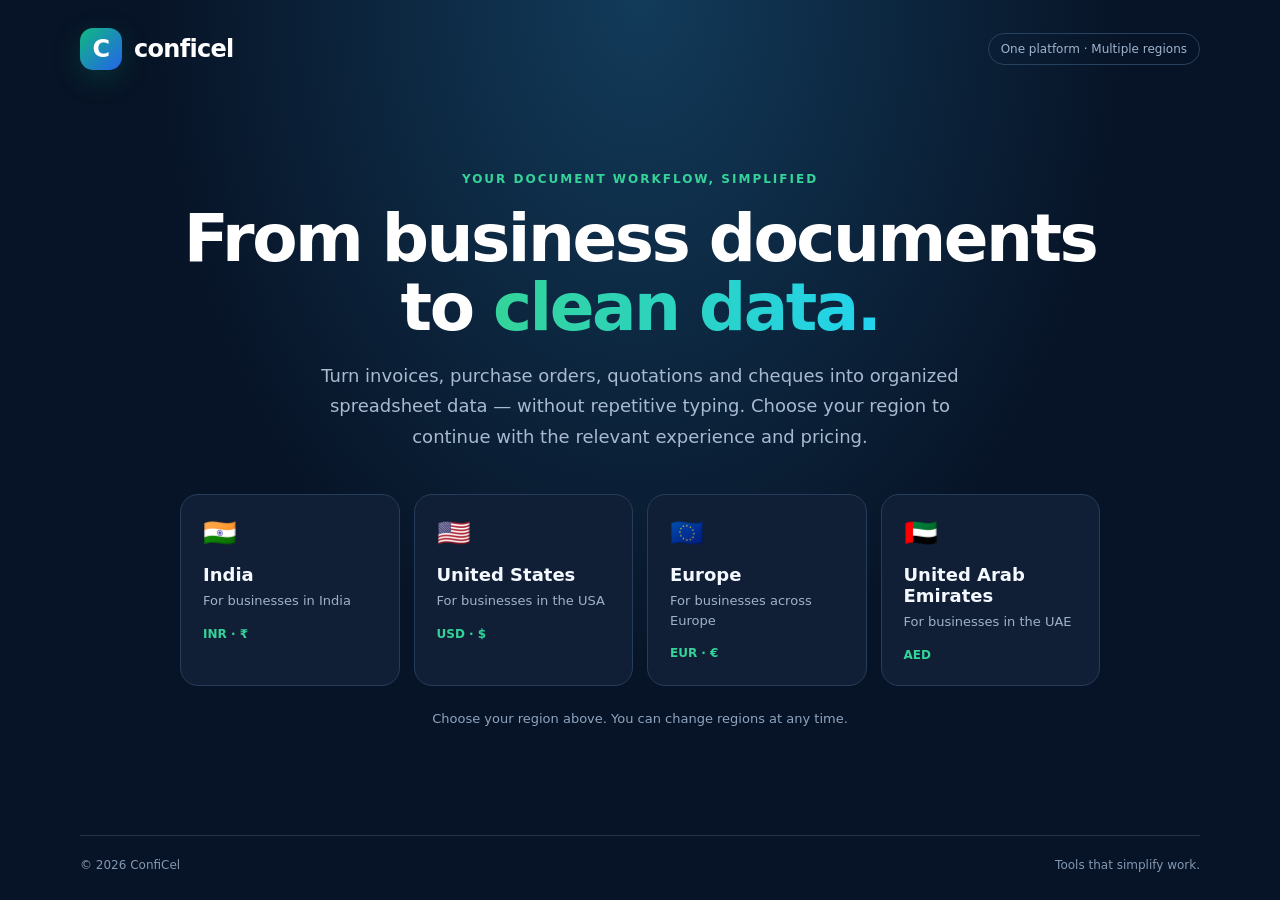
<file: index.html>
<!doctype html>
<html lang="en">
<head>
  <meta charset="utf-8">
  <meta name="viewport" content="width=device-width,initial-scale=1">
  <meta name="description" content="ConfiCel helps businesses turn invoices, purchase orders, quotations and cheques into structured spreadsheet data. Choose your region to see the right experience.">
  <meta name="theme-color" content="#071326">
  <title>ConfiCel — Document Data, Made Simple</title>
  <link rel="icon" href="/assets/conficel-mark.svg" type="image/svg+xml">
  <style>
    :root{color-scheme:dark;font-family:Inter,ui-sans-serif,system-ui,-apple-system,"Segoe UI",sans-serif;background:#071326;color:#eef5ff}
    *{box-sizing:border-box}body{margin:0;min-height:100vh;background:radial-gradient(ellipse at 50% 0%,#123b5a 0%,#071326 55%);display:flex;flex-direction:column}
    header,main,footer{width:min(1120px,calc(100% - 40px));margin-inline:auto}
    header{padding:28px 0;display:flex;align-items:center;justify-content:space-between}
    .brand{display:flex;align-items:center;gap:12px;text-decoration:none;color:#fff;font-size:24px;font-weight:800;letter-spacing:-.7px}
    .mark{width:42px;height:42px;border-radius:13px;display:grid;place-items:center;background:linear-gradient(135deg,#10b981,#2563eb);box-shadow:0 8px 30px #10b98133}
    .tag{font-size:12px;color:#9fb4ce;border:1px solid #28415d;border-radius:999px;padding:8px 12px}
    main{flex:1;display:grid;place-items:center;padding:50px 0 80px}
    .hero{width:100%;max-width:920px;text-align:center}
    .eyebrow{color:#34d399;font-size:12px;font-weight:800;letter-spacing:2px;text-transform:uppercase}
    h1{font-size:clamp(38px,6vw,66px);line-height:1.05;letter-spacing:-2.5px;margin:18px 0;color:#fff}
    h1 span{background:linear-gradient(90deg,#34d399,#22d3ee);color:transparent;background-clip:text}
    .intro{max-width:680px;margin:0 auto;color:#a9bad0;font-size:18px;line-height:1.7}
    .regions{display:grid;grid-template-columns:repeat(4,minmax(0,1fr));gap:14px;margin-top:42px;text-align:left}
    .region{display:block;text-decoration:none;color:#f4f8ff;background:#101f35;border:1px solid #263d59;border-radius:18px;padding:22px;transition:transform .18s,border-color .18s,background .18s}
    .region:hover,.region:focus-visible{transform:translateY(-4px);border-color:#34d399;background:#142941;outline:none}
    .flag{font-size:27px}.region h2{font-size:18px;margin:15px 0 6px}.region p{margin:0;color:#9fb2ca;font-size:13px;line-height:1.5}.currency{display:inline-block;margin-top:16px;color:#34d399;font-size:12px;font-weight:800}
    .auto{margin:25px auto 0;color:#8fa5bf;font-size:13px;min-height:20px}
    footer{padding:22px 0 28px;border-top:1px solid #20334b;display:flex;justify-content:space-between;gap:16px;color:#8398b2;font-size:12px}
    @media(max-width:760px){.regions{grid-template-columns:repeat(2,minmax(0,1fr))}header{padding:20px 0}.intro{font-size:16px}}
    @media(max-width:420px){.regions{grid-template-columns:1fr}.region{padding:18px}footer{flex-direction:column}}
  </style>
</head>
<body>
  <header><a class="brand" href="/"><span class="mark">C</span><span>conficel</span></a><span class="tag">One platform · Multiple regions</span></header>
  <main><section class="hero" aria-labelledby="title">
    <div class="eyebrow">YOUR DOCUMENT WORKFLOW, SIMPLIFIED</div>
    <h1 id="title">From business documents<br>to <span>clean data.</span></h1>
    <p class="intro">Turn invoices, purchase orders, quotations and cheques into organized spreadsheet data — without repetitive typing. Choose your region to continue with the relevant experience and pricing.</p>
    <div class="regions">
      <a class="region" href="/in/"><span class="flag">🇮🇳</span><h2>India</h2><p>For businesses in India</p><span class="currency">INR · ₹</span></a>
      <a class="region" href="/us/"><span class="flag">🇺🇸</span><h2>United States</h2><p>For businesses in the USA</p><span class="currency">USD · $</span></a>
      <a class="region" href="/eu/"><span class="flag">🇪🇺</span><h2>Europe</h2><p>For businesses across Europe</p><span class="currency">EUR · €</span></a>
      <a class="region" href="/ae/"><span class="flag">🇦🇪</span><h2>United Arab Emirates</h2><p>For businesses in the UAE</p><span class="currency">AED</span></a>
    </div>
    <p class="auto" id="region-status" aria-live="polite">Selecting the best regional experience…</p>
  </section></main>
  <footer><span>© <span id="year"></span> ConfiCel</span><span>Tools that simplify work.</span></footer>
  <script>
    document.getElementById("year").textContent = new Date().getFullYear();
    (function () {
      var zone = "";
      try { zone = Intl.DateTimeFormat().resolvedOptions().timeZone || ""; } catch (_) {}
      var path = "";
      if (zone === "Asia/Kolkata" || zone === "Asia/Calcutta") path = "/in/";
      else if (zone === "Asia/Dubai") path = "/ae/";
      else if (zone.indexOf("America/") === 0) path = "/us/";
      else if (zone.indexOf("Europe/") === 0) path = "/eu/";
      if (path) {
        document.getElementById("region-status").textContent = "Your browser's regional time zone suggests " + path.replaceAll("/", "").toUpperCase() + ". Opening the regional site…";
        window.setTimeout(function () { window.location.replace(path); }, 1100);
      } else {
        document.getElementById("region-status").textContent = "Choose your region above. You can change regions at any time.";
      }
    })();
  </script>
</body>
</html>
</file>
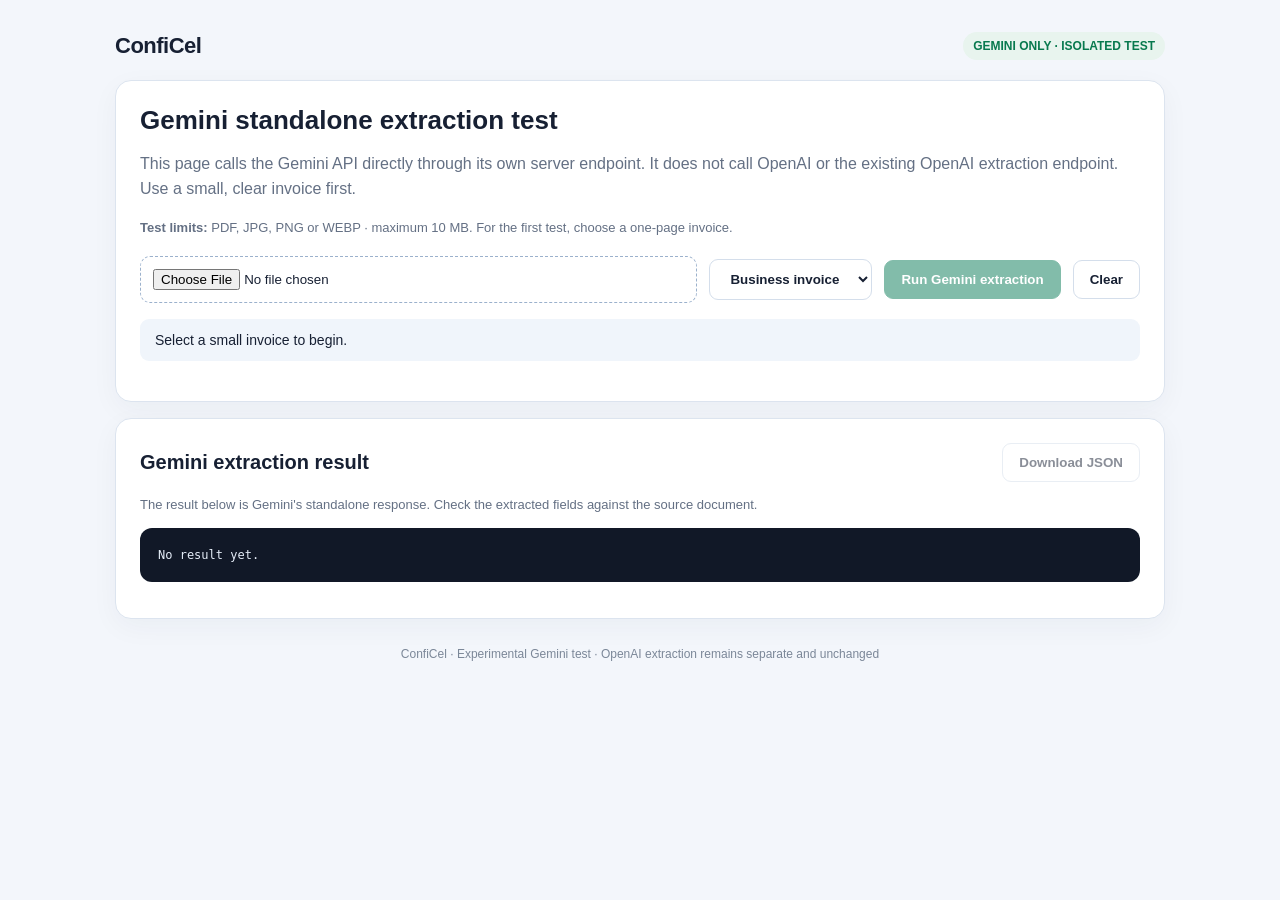
<file: gemini-test/index.html>
<!doctype html>
<html lang="en">
<head>
<meta charset="utf-8">
<meta name="viewport" content="width=device-width,initial-scale=1">
<title>ConfiCel · Gemini standalone test</title>
<style>
:root{font-family:Inter,Arial,sans-serif;color:#172033;background:#f3f6fb}*{box-sizing:border-box}body{margin:0;padding:32px 16px}.wrap{max-width:1050px;margin:auto}.top{display:flex;align-items:center;justify-content:space-between;gap:16px;margin-bottom:20px}.brand{font-size:22px;font-weight:800;letter-spacing:-.5px}.tag{font-size:12px;background:#e8f4ee;color:#08794e;padding:7px 10px;border-radius:20px;font-weight:700}.panel{background:white;border:1px solid #dce4ef;border-radius:16px;padding:24px;margin:16px 0;box-shadow:0 8px 28px #1e35500b}h1{font-size:26px;margin:0 0 8px}p{color:#647084;line-height:1.55}.hint{font-size:13px}.controls{display:flex;flex-wrap:wrap;gap:12px;align-items:center;margin-top:18px}input[type=file]{max-width:100%;padding:12px;border:1px dashed #9bb1cc;border-radius:10px;flex:1;min-width:240px}select,button{padding:11px 16px;border-radius:9px;border:1px solid #d4deeb;background:white;font-weight:700;color:#172033}button.primary{background:#087b58;color:white;border-color:#087b58}button:disabled{opacity:.5;cursor:not-allowed}.status{padding:13px 15px;background:#f0f5fb;border-radius:9px;margin-top:16px;font-size:14px}.status.error{background:#fff0ef;color:#a12d26}.metrics{display:flex;gap:12px;flex-wrap:wrap;margin-top:16px}.metric{background:#f5f8fc;border-radius:10px;padding:12px 16px;min-width:150px}.metric small{display:block;color:#647084;margin-bottom:5px}.metric strong{font-size:18px}pre{white-space:pre-wrap;overflow-wrap:anywhere;background:#111827;color:#e5edf8;padding:18px;border-radius:12px;max-height:650px;overflow:auto;font-size:12px;line-height:1.5}.result-head{display:flex;justify-content:space-between;align-items:center;gap:12px;flex-wrap:wrap}a{color:#087b58}footer{color:#7b8798;font-size:12px;text-align:center;margin:28px}
</style>
</head>
<body>
<div class="wrap">
  <div class="top"><div class="brand">ConfiCel</div><span class="tag">GEMINI ONLY · ISOLATED TEST</span></div>
  <section class="panel">
    <h1>Gemini standalone extraction test</h1>
    <p>This page calls the Gemini API directly through its own server endpoint. It does not call OpenAI or the existing OpenAI extraction endpoint. Use a small, clear invoice first.</p>
    <p class="hint"><strong>Test limits:</strong> PDF, JPG, PNG or WEBP · maximum 10 MB. For the first test, choose a one-page invoice.</p>
    <div class="controls">
      <input id="file" type="file" accept=".pdf,.jpg,.jpeg,.png,.webp,application/pdf,image/jpeg,image/png,image/webp">
      <select id="mode" aria-label="Document type"><option value="invoice">Business invoice</option><option value="cheque">Cheque</option></select>
      <button id="run" class="primary" disabled>Run Gemini extraction</button>
      <button id="clear">Clear</button>
    </div>
    <div id="fileinfo" class="hint"></div>
    <div id="status" class="status">Select a small invoice to begin.</div>
    <div id="metrics" class="metrics" hidden></div>
  </section>
  <section class="panel">
    <div class="result-head"><h2 style="margin:0;font-size:20px">Gemini extraction result</h2><button id="download" disabled>Download JSON</button></div>
    <p class="hint">The result below is Gemini's standalone response. Check the extracted fields against the source document.</p>
    <pre id="output">No result yet.</pre>
  </section>
  <footer>ConfiCel · Experimental Gemini test · OpenAI extraction remains separate and unchanged</footer>
</div>
<script>
(()=>{
 const fileInput=document.getElementById("file"),run=document.getElementById("run"),status=document.getElementById("status"),output=document.getElementById("output"),download=document.getElementById("download"),metrics=document.getElementById("metrics");
 let result=null;
 function show(message,error=false){status.textContent=message;status.classList.toggle("error",error);}
 function base64(file){return new Promise((resolve,reject)=>{const reader=new FileReader();reader.onload=()=>resolve(String(reader.result).split(",")[1]);reader.onerror=()=>reject(new Error("Could not read the selected file."));reader.readAsDataURL(file);});}
 fileInput.addEventListener("change",()=>{const f=fileInput.files[0];document.getElementById("fileinfo").textContent=f?f.name+" · "+(f.size/1024).toFixed(0)+" KB":"";run.disabled=!f||f.size>10*1024*1024;result=null;download.disabled=true;metrics.hidden=true;show(f?(f.size>10*1024*1024?"File exceeds the 10 MB limit.":"Ready for Gemini."): "Select a small invoice to begin.",!!f&&f.size>10*1024*1024);});
 run.addEventListener("click",async()=>{const f=fileInput.files[0];if(!f)return;run.disabled=true;download.disabled=true;show("Sending document to Gemini…");output.textContent="Waiting for Gemini response…";metrics.hidden=true;try{const b64=await base64(f);const mime=f.type||(f.name.toLowerCase().endsWith(".pdf")?"application/pdf":"");const response=await fetch("/api/gemini-parse",{method:"POST",headers:{"content-type":"application/json"},body:JSON.stringify({fileName:f.name,mimeType:mime,base64:b64,mode:document.getElementById("mode").value})});const data=await response.json();if(!response.ok||!data.ok){const detail=[data.error||"Gemini extraction failed.",data.providerStatus?"Gemini HTTP "+data.providerStatus:"",data.providerMessage||"",data.model?"Model: "+data.model:""].filter(Boolean).join(" — ");throw Object.assign(new Error(detail),{payload:data});}result=data;output.textContent=JSON.stringify(data,null,2);metrics.innerHTML='<div class="metric"><small>Provider</small><strong>Gemini</strong></div><div class="metric"><small>Model</small><strong>'+String(data.model||"—").replace(/[&<>"]/g,c=>({"&":"&amp;","<":"&lt;",">":"&gt;",'"':"&quot;"}[c]))+'</strong></div><div class="metric"><small>Processing time</small><strong>'+(data.elapsedMs/1000).toFixed(2)+' s</strong></div><div class="metric"><small>Total tokens</small><strong>'+(data.usage?.totalTokenCount??"—")+'</strong></div>';metrics.hidden=false;download.disabled=false;show("Gemini extraction completed. Compare every field with the original invoice.");}catch(e){output.textContent=e.payload?JSON.stringify(e.payload,null,2):"No valid result returned.";show(e.message||"Gemini extraction failed.",true);}finally{run.disabled=!fileInput.files[0]||fileInput.files[0].size>10*1024*1024;}});
 download.addEventListener("click",()=>{if(!result)return;const blob=new Blob([JSON.stringify(result,null,2)],{type:"application/json"});const url=URL.createObjectURL(blob);const a=document.createElement("a");a.href=url;a.download="conficel-gemini-"+(result.mode||"invoice")+"-result.json";a.click();URL.revokeObjectURL(url);});
 document.getElementById("clear").addEventListener("click",()=>{fileInput.value="";document.getElementById("fileinfo").textContent="";result=null;download.disabled=true;run.disabled=true;metrics.hidden=true;output.textContent="No result yet.";show("Select a small invoice to begin.");});
})();
</script>
</body>
</html>
</file>
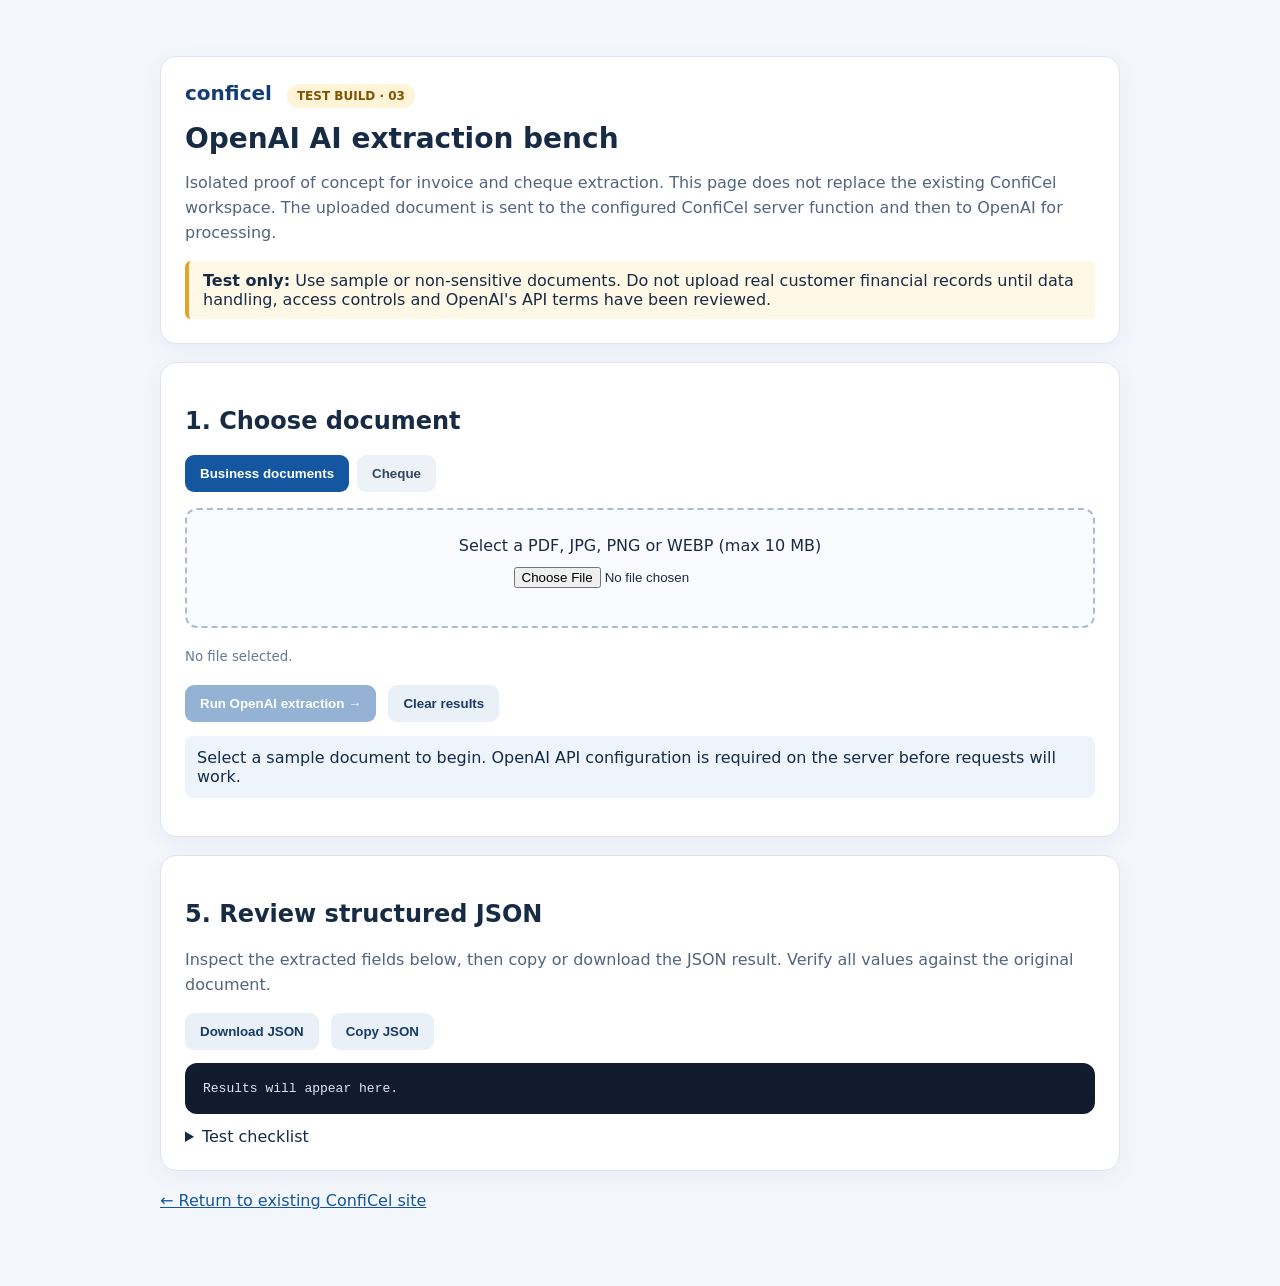
<file: openai-test.html>
<!doctype html>
<html lang="en">
<head>
<meta charset="utf-8"><meta name="viewport" content="width=device-width,initial-scale=1">
<title>ConfiCel OpenAI Extraction Test</title>
<style>
:root{font-family:Inter,system-ui,Segoe UI,Arial,sans-serif;color:#172b45;background:#f3f6fb}*{box-sizing:border-box}body{margin:0}.wrap{max-width:1000px;margin:36px auto;padding:20px}.top,.panel{background:#fff;border:1px solid #dce5f0;border-radius:16px;padding:24px;margin-bottom:18px;box-shadow:0 6px 24px #15345b0b}.brand{font-weight:800;color:#123c73;font-size:20px}.tag{display:inline-block;background:#fff3d8;color:#805500;border-radius:20px;padding:5px 10px;font-size:12px;font-weight:700;margin-left:8px}h1{margin:14px 0 8px;font-size:28px}p{line-height:1.55;color:#52657c}.row{display:flex;gap:12px;flex-wrap:wrap;align-items:center}.mode{display:flex;gap:8px;margin:16px 0}.mode button,button{border:0;border-radius:9px;padding:11px 15px;font-weight:700;cursor:pointer}.mode button{background:#edf2f8;color:#30465f}.mode button.active,.primary{background:#1456a0;color:white}.upload{display:block;border:2px dashed #a8bdd7;padding:26px;border-radius:12px;text-align:center;background:#f9fbfe}.upload input{display:block;margin:12px auto}.primary:disabled{opacity:.45;cursor:not-allowed}.secondary{background:#e9f0f8;color:#193b63}#status{padding:12px;border-radius:8px;background:#edf4fc;margin:14px 0;white-space:pre-wrap}#status.error{background:#fff0ef;color:#9b2822}.invoice-summary{display:grid;grid-template-columns:repeat(auto-fit,minmax(210px,1fr));gap:12px;margin:16px 0}.summary-card{border:1px solid #dce5f0;border-radius:12px;padding:15px;background:#fbfdff}.summary-card h3{font-size:14px;color:#52657c;margin:0 0 10px}.summary-card p{margin:6px 0;color:#172b45;overflow-wrap:anywhere}.summary-card .big{font-size:22px;font-weight:800;color:#123c73}.summary-table{width:100%;border-collapse:collapse;margin:12px 0}.summary-table th,.summary-table td{text-align:left;padding:10px;border-bottom:1px solid #e2eaf3}.summary-table th{background:#f4f7fb}.summary-grid{display:grid;grid-template-columns:repeat(auto-fit,minmax(180px,1fr));gap:10px;margin:16px 0}.metric{border:1px solid #dce5f0;border-radius:10px;padding:12px;background:#fbfdff}.metric strong{display:block;font-size:18px;margin-top:5px}.pass{color:#147547}.review{color:#9b6500}.fail{color:#b42318}.review-table{width:100%;border-collapse:collapse;margin-top:12px;font-size:14px}.review-table th,.review-table td{text-align:left;padding:10px;border-bottom:1px solid #e2eaf3;vertical-align:top}.review-table th{background:#f4f7fb}.json-label{margin-top:18px;font-weight:700}pre{white-space:pre-wrap;overflow:auto;max-height:600px;background:#101c2d;color:#d9e8fb;padding:18px;border-radius:12px;font-size:13px}details{margin-top:12px}small{color:#667a92}.warning{border-left:4px solid #e0a42b;padding:10px 14px;background:#fff8e7;border-radius:6px}a{color:#1456a0}
</style>
</head>
<body><main class="wrap">
<section class="top"><div class="brand">conficel <span class="tag">TEST BUILD · 03</span></div><h1>OpenAI AI extraction bench</h1><p>Isolated proof of concept for invoice and cheque extraction. This page does not replace the existing ConfiCel workspace. The uploaded document is sent to the configured ConfiCel server function and then to OpenAI for processing.</p><div class="warning"><b>Test only:</b> Use sample or non-sensitive documents. Do not upload real customer financial records until data handling, access controls and OpenAI's API terms have been reviewed.</div></section>
<section class="panel"><h2>1. Choose document</h2><div class="mode" role="group" aria-label="Document type"><button type="button" class="active" data-mode="invoice">Business documents</button><button type="button" data-mode="cheque">Cheque</button></div><label class="upload">Select a PDF, JPG, PNG or WEBP (max 10 MB)<input id="file" type="file" accept=".pdf,.jpg,.jpeg,.png,.webp,application/pdf,image/jpeg,image/png,image/webp"></label><p id="fileinfo"><small>No file selected.</small></p><div class="row"><button id="run" class="primary" disabled>Run OpenAI extraction →</button><button id="clear" class="secondary" type="button">Clear results</button></div><div id="status" role="status" aria-live="polite">Select a sample document to begin. OpenAI API configuration is required on the server before requests will work.</div></section>
<section class="panel" id="invoiceSummaryPanel" hidden><h2>2. Document summary</h2><div id="invoiceSummary"></div></section>
<section class="panel" id="documentChecklistPanel" hidden><h2>Document-specific SOP checklist</h2><p>Checklist is selected from the detected primary document type. Missing required fields are flagged for review; conditional fields are not treated as errors when not applicable.</p><div id="documentChecklistSummary"></div><div id="documentChecklistDetails"></div></section>
<section class="panel" id="completenessPanel" hidden><h2>3. Extraction completeness review</h2><p>This advisory check flags possible omissions; it cannot guarantee that every word or field was captured.</p><div id="completenessSummary"></div><div id="completenessDetails"></div></section>
<section class="panel" id="reviewPanel" hidden><h2>4. Document review & validation</h2><p>Automated checks help spot arithmetic issues and fields that need attention. These checks do not determine legal GST treatment.</p><div id="validationSummary"></div><div id="validationDetails"></div></section>
<section class="panel"><h2>5. Review structured JSON</h2><p>Inspect the extracted fields below, then copy or download the JSON result. Verify all values against the original document.</p><div class="row"><button id="download" class="secondary" disabled>Download JSON</button><button id="copy" class="secondary" disabled>Copy JSON</button></div><pre id="output">Results will appear here.</pre><details><summary>Test checklist</summary><ul><li>Invoice number and date match the printed labels.</li><li>Supplier, buyer and consignee are not mixed up.</li><li>Every line item is represented separately.</li><li>Taxable amount, taxes and invoice total are distinct and correct.</li><li>Missing GSTIN/HSN/state code fields remain blank rather than guessed.</li><li>Cheque number, date, payee and amount are checked digit by digit.</li></ul></details></section>
<p><a href="/">← Return to existing ConfiCel site</a></p>
</main>
<script src="/invoice-validation.js"></script><script src="/document-type-router.js"></script><script src="/document-checklists.js"></script>
<script>
(() => {
 const input=document.getElementById('file'),run=document.getElementById('run'),status=document.getElementById('status'),output=document.getElementById('output'),download=document.getElementById('download'),copy=document.getElementById('copy');
 let mode='invoice',result=null;
 const reviewPanel=document.getElementById('reviewPanel'),validationSummary=document.getElementById('validationSummary'),validationDetails=document.getElementById('validationDetails');
 const invoiceSummaryPanel=document.getElementById('invoiceSummaryPanel'),invoiceSummary=document.getElementById('invoiceSummary');
 const checklistPanel=document.getElementById('documentChecklistPanel'),checklistSummary=document.getElementById('documentChecklistSummary'),checklistDetails=document.getElementById('documentChecklistDetails');
 const completenessPanel=document.getElementById('completenessPanel'),completenessSummary=document.getElementById('completenessSummary'),completenessDetails=document.getElementById('completenessDetails');
 function renderDocumentChecklist(data){
  const panel=checklistPanel; if(!window.ConfiCelDocumentChecklists){panel.hidden=true;return;}
  const result=window.ConfiCelDocumentChecklists.buildChecklist(data);panel.hidden=!result.configured;
  if(!result.configured)return;
  const s=result.summary;
  checklistSummary.innerHTML='<div class="summary-grid"><div class="metric">Found<strong class="pass">'+s.found+'</strong></div><div class="metric">Missing required<strong class="'+(s.missing?'review':'pass')+'">'+s.missing+'</strong></div><div class="metric">Recommended review<strong class="review">'+s.review+'</strong></div><div class="metric">Conditional / not applicable<strong>'+s.notApplicable+'</strong></div></div><p><b>'+escapeHtml(result.title)+'</b></p>';
  checklistDetails.innerHTML='<table class="review-table"><thead><tr><th>Checklist item</th><th>Status</th><th>Review note</th></tr></thead><tbody>'+result.items.map(x=>'<tr><td><b>'+escapeHtml(x.label)+'</b><br><small>'+escapeHtml(x.priority)+' · '+escapeHtml(x.fields.join(', '))+'</small></td><td><b class="'+(x.status==='FOUND'?'pass':x.status==='MISSING'||x.status==='REVIEW'?'review':'')+'">'+escapeHtml(x.status)+'</b></td><td>'+escapeHtml(x.detail)+'</td></tr>').join('')+'</tbody></table><h3>Document-specific cross-checks</h3><ul>'+result.checks.map(x=>'<li>'+escapeHtml(x)+'</li>').join('')+'</ul>';
 }
 function renderCompleteness(data){
  if(mode!=='invoice'){completenessPanel.hidden=true;return;} completenessPanel.hidden=false;
  const d=data.extracted||{},raw=String(d.rawText||''),items=Array.isArray(d.lineItems)?d.lineItems:[],charges=Array.isArray(d.chargeBreakdown)?d.chargeBreakdown:[],amountRows=Array.isArray(d.amountSummaryRows)?d.amountSummaryRows:[],reportedAmountRows=amountRows.length?amountRows:charges.filter(x=>x&&/(totals|amount summary)/i.test(String(x.sourceSection||''))),fields=Array.isArray(d.documentFields)?d.documentFields:[],sections=Array.isArray(d.sections)?d.sections:[];
  const checks=[];
  const add=(name,status,detail)=>checks.push({name,status,detail});
  const route=window.ConfiCelDocumentRouter?window.ConfiCelDocumentRouter.classifyDocument(data):{type:d.documentType||'Other',identifierLabel:'Document reference',identifierValue:''};
  add('Primary document identifier: '+route.identifierLabel,route.identifierValue?'CAPTURED':'CHECK',route.identifierValue?'Primary '+route.type+' identifier: '+route.identifierValue:'Could not identify the primary '+route.type+' number in its dedicated field; inspect the original and linked references.');
  add('Full source transcription',raw.trim()?'PRESENT':'MISSING',raw.trim()?'rawText returned ('+raw.trim().length+' characters). Compare it visually with the original; a non-empty transcript alone does not prove completeness.':'No rawText returned, so text-level comparison is unavailable.');
  add('Line-item capture',items.length?'PRESENT':'REVIEW',items.length+' line item(s) extracted. Confirm every printed product/service row appears, including full descriptions.');
  add('Amount summary rows',reportedAmountRows.length?'PRESENT':'REVIEW',reportedAmountRows.length+' separate amount row(s) extracted. Check whether they represent subtotal, tax, total or genuine additional charges.');
  add('Additional document fields',(fields.length||sections.length)?'PRESENT':'REVIEW',fields.length+' labeled field(s) and '+sections.length+' section(s) extracted. Check references, shipment data, payment instructions, bank details, notes and certifications.');
  (route.dateFields||[]).forEach(key=>{if(d[key])add('Primary document date: '+key,'CAPTURED','Extracted value: '+String(d[key]));});
  // Compare amount-like source rows with all structured financial values. This is a conservative heuristic, not OCR proof.
  const normAmount=v=>{if(v===undefined||v===null||String(v).trim()==='')return '';let s=String(v).trim().replace(/[€$£₹¥₩₽\s]/g,'').replace(/[^0-9,.-]/g,'');if(!s)return '';const c=s.lastIndexOf(','),p=s.lastIndexOf('.');if(c>=0&&p>=0){if(c>p)s=s.replace(/\./g,'').replace(',','.');else s=s.replace(/,/g,'');}else if(c>=0){const n=s.length-c-1;if(n===1||n===2)s=s.replace(',','.');else s=s.replace(/,/g,'');}const x=Number(s);return Number.isFinite(x)?x.toFixed(2):'';};
  const structuredAmounts=new Set();
  const addAmount=v=>{const n=normAmount(v);if(n)structuredAmounts.add(n);};
  items.forEach(x=>{addAmount(x.amount);addAmount(x.unitRate);addAmount(x.netAmount);addAmount(x.taxAmount);addAmount(x.grossAmount);});
  charges.forEach(x=>addAmount(x.amount));amountRows.forEach(x=>addAmount(x.amount));
  ['subtotal','taxableAmount','taxRate','taxDue','totalTax','cgst','sgst','igst','cess','otherCharges','freightCharges','invoiceTotal'].forEach(k=>addAmount(d[k]));
  (Array.isArray(d.taxBreakdown)?d.taxBreakdown:[]).forEach(x=>{addAmount(x.amount);addAmount(x.taxableAmount);addAmount(x.rate);});
  const sourceRows=raw.split(/\r?\n/).map(s=>s.trim()).filter(Boolean).filter(line=>/\d/.test(line)&&(/(?:[$€£₹]|\b(?:USD|EUR|GBP|CAD|AUD|INR)\b|\d[\d,]*[.,]\d{1,2}\b)/i.test(line))&&!/(?:\bper\s+(?:hour|hr|day|week|month|year)\b|\bhourly\s+rate\b|\brate\s+of\s+[$€£₹]?\s*\d)/i.test(line));
  const unmatchedRows=[];
  sourceRows.forEach(line=>{
    const rawCandidates=(line.match(/\d[\d,]*(?:[.,]\d{1,4})?/g)||[]);
    const candidates=rawCandidates.map((token,index)=>{let n=normAmount(token);if(!n)return '';const prefix=line.slice(Math.max(0,(line.indexOf(token))-12),line.indexOf(token));const hasMinus=/[-−]\s*(?:[$€£₹]|\\|)?\s*$/.test(prefix)||(/\b(?:minus|less|deduct(?:ion)?)\b/i.test(line)&&index===rawCandidates.length-1);if(hasMinus)n=(-Math.abs(Number(n))).toFixed(2);return n;}).filter(Boolean);
    // Compare signed values, but tolerate OCR spacing such as "$ - | 6.06".
    if(candidates.length&&!candidates.some(n=>structuredAmounts.has(n)))unmatchedRows.push(line);
  });
  add('Potential monetary-row coverage',sourceRows.length?(unmatchedRows.length?'CHECK':'REVIEW'):'NOT ASSESSED',sourceRows.length+' source text line(s) look monetary; '+unmatchedRows.length+' had no matching structured amount. This may flag dates, identifiers, or OCR formatting differences; inspect the examples below and original document.');
  if(unmatchedRows.length)add('Possible unmatched amount rows', 'CHECK', unmatchedRows.slice(0,8).join(' | ')+(unmatchedRows.length>8?' | …':'')); 
  const possible=(raw.match(/(?:[$€£₹]|\b(?:USD|EUR|GBP|CAD|AUD|INR)\b)\s*\(?-?\d[\d,.]*(?:\s*%|\)?)?/gi)||[]);
  add('Currency-marked values',possible.length?'PRESENT':'NOT ASSESSED',possible.length+' currency-marked value(s) found in source text. These are review candidates, not a count of missing fields.');
  const flagged=checks.filter(c=>['CHECK','REVIEW','MISSING'].includes(c.status)).length;
  completenessSummary.innerHTML='<div class="summary-grid"><div class="metric">Review points<strong class="'+(flagged?'review':'pass')+'">'+flagged+'</strong></div><div class="metric">Line items found<strong>'+items.length+'</strong></div><div class="metric">Amount rows<strong>'+reportedAmountRows.length+'</strong></div><div class="metric">Additional fields / sections<strong>'+(fields.length+sections.length)+'</strong></div></div><p class="warning">Advisory only: text/amount matching can produce false positives and cannot guarantee every word was captured. Compare flagged rows with the source document.</p>';
  completenessDetails.innerHTML='<table class="review-table"><thead><tr><th>Completeness check</th><th>Result / details</th></tr></thead><tbody>'+checks.map(c=>'<tr><td><strong class="'+(c.status==='PRESENT'||c.status==='CAPTURED'?'pass':c.status==='CHECK'||c.status==='REVIEW'||c.status==='MISSING'?'review':'')+'">'+escapeHtml(c.status)+'</strong><br>'+escapeHtml(c.name)+'</td><td>'+escapeHtml(c.detail)+'</td></tr>').join('')+'</tbody></table>';
 }
 function money(v){if(v===undefined||v===null||String(v).trim()==='')return null;let s=String(v).trim().replace(/[₹€£$¥₩₽\s]/g,'').replace(/[^0-9,.-]/g,'');if(!s||!/[0-9]/.test(s))return null;const comma=s.lastIndexOf(','),dot=s.lastIndexOf('.');if(comma>=0&&dot>=0){if(comma>dot)s=s.replace(/\./g,'').replace(',','.');else s=s.replace(/,/g,'');}else if(comma>=0){const decimals=s.length-comma-1;if(decimals===1||decimals===2)s=s.replace(/,/g,'.');else s=s.replace(/,/g,'');}const n=Number(s);return Number.isFinite(n)?n:null;}
 function currencyCode(d){const c=String(d&&d.currency||'').trim().toUpperCase();return /^[A-Z]{3}$/.test(c)?c:'';} function fmt(n,d){const code=currencyCode(d);if(!code){const sym=String(d&&d.currencySymbol||'').trim();return (sym?escapeHtml(sym)+' ':'')+Number(n).toLocaleString('en-US',{minimumFractionDigits:2,maximumFractionDigits:2});}try{return new Intl.NumberFormat('en-US',{style:'currency',currency:code,maximumFractionDigits:2}).format(n);}catch{return Number(n).toFixed(2)+' '+code;}}
 function validateInvoiceLegacy(data){
   const d=data.extracted||{},items=Array.isArray(d.lineItems)?d.lineItems:[],checks=[];
   const subtotal=money(d.subtotal),taxable=money(d.taxableAmount),cgst=money(d.cgst)||0,sgst=money(d.sgst)||0,igst=money(d.igst)||0,cess=money(d.cess)||0,totalTax=money(d.totalTax),taxDue=money(d.taxDue),invoiceTotal=money(d.invoiceTotal),other=money(d.otherCharges)||0,freight=money(d.freightCharges)||0;
   if(items.length&&!items.some(it=>it.netAmount!==undefined)){items.forEach((it,i)=>{const q=money(it.quantity),rate=money(it.unitRate),amount=money(it.amount);if(amount===null){checks.push({name:'Line item '+(i+1)+' amount',detail:'Line amount is missing or non-numeric; check the source document.',ok:false,review:true});}else if(q!==null&&rate!==null){const calc=q*rate;checks.push({name:'Line item '+(i+1)+' amount',detail:fmt(amount,d)+' printed/extracted; quantity × rate = '+fmt(calc,d),ok:Math.abs(calc-amount)<0.02,review:false});}else{const desc=String(it.description||'');const embeddedRate=/\b\d+(?:[.,]\d+)?\s*(?:hours?|hrs?|minutes?|mins?|units?|visits?|days?|weeks?|months?)\s*@\s*[$€£₹]?\s*\d/i.test(desc)||/\b\d+(?:[.,]\d+)?\s*@\s*[$€£₹]\s*\d/i.test(desc);if(embeddedRate&&(q===null||rate===null)){checks.push({name:'Line item '+(i+1)+' quantity/rate capture',detail:'The description appears to contain an explicit quantity and unit rate, but one or both structured fields are blank. Review the source and extract them into quantity/unit/unitRate.',ok:false,review:true});}else{checks.push({name:'Line item '+(i+1)+' amount',detail:fmt(amount,d)+' amount is present; quantity or unit rate is not specified in structured fields, so no quantity × rate check was performed.',ok:true,review:false});}}});}
   if(!items.some(it=>it.netAmount!==undefined)){
   const taxableItems=items.filter(it=>{const flag=String(it.taxable??'').trim().toLowerCase();return ['x','yes','true','taxable','y'].includes(flag);});
   if(taxable!==null&&taxableItems.length&&taxableItems.every(it=>money(it.amount)!==null)){const sum=taxableItems.reduce((s,it)=>s+money(it.amount),0);checks.push({name:'Taxable amount vs marked taxable items',detail:fmt(taxable,d)+' taxable amount; explicitly marked taxable items total '+fmt(sum,d),ok:Math.abs(taxable-sum)<0.02,review:false});}
   else if(taxable!==null&&items.length){checks.push({name:'Taxable amount vs line items',detail:'Taxable amount is '+fmt(taxable,d)+', but the extracted taxable flags do not identify a complete taxable-item subtotal. Manual review required; no mismatch assumed.',ok:false,review:true});}
   }
   const taxText=[d.taxLabel,d.taxDescription,d.countryOrJurisdiction,d.rawText].filter(Boolean).join(' ');const isIndiaGST=/\bCGST\b|\bSGST\b|\bUTGST\b|\bIGST\b|Indian GST|GSTIN/i.test(taxText)||(String(d.currency||'').trim().toUpperCase()==='INR'&&/GST/i.test(taxText));
   if(isIndiaGST&&totalTax!==null&&(cgst>0||sgst>0||igst>0||cess>0)){const sum=cgst+sgst+igst+cess;checks.push({name:'Total Indian GST arithmetic',detail:fmt(totalTax,d)+' reported; printed CGST/SGST/IGST/cess fields sum to '+fmt(sum,d),ok:Math.abs(totalTax-sum)<0.02,review:false});}
   const taxRows=Array.isArray(d.taxBreakdown)?d.taxBreakdown:[];if(!isIndiaGST&&taxRows.length){taxRows.forEach((t,i)=>{const label=String(t.label||t.category||('Tax '+(i+1)));const amount=money(t.amount);if(amount!==null)checks.push({name:'Tax captured: '+label,detail:'Preserved as '+String(t.category||'other')+'; amount '+fmt(amount,d)+'. No cross-tax substitution performed.',ok:true,review:false});});}
   // Detect staged commercial totals (EX WORKS -> FCA -> CIF, etc.) separately from ordinary add-on charges.
   const stagedRows=(Array.isArray(d.chargeBreakdown)?d.chargeBreakdown:[]).map(c=>({label:String(c.label||''),amount:money(c.amount)})).filter(c=>/\b(?:EX\s*WORKS|EXW|FCA|FOB|CIF|CFR|DAP|DDP)\b/i.test(c.label));
   if(stagedRows.length>=2){
     const stages=stagedRows.filter(c=>c.amount!==null);
     const finalStage=[...stages].reverse().find(c=>/\b(?:CIF|DDP|DAP|CFR|FOB|FCA)\b/i.test(c.label)&&/\bTOTAL\b/i.test(c.label));
     const exworks=stages.find(c=>/\b(?:EX\s*WORKS|EXW)\b/i.test(c.label));
     const exportCharge=(Array.isArray(d.chargeBreakdown)?d.chargeBreakdown:[]).find(c=>/export processing|packaging|inland freight|handling charges/i.test(String(c.label||'')));
     const freightIns=(Array.isArray(d.chargeBreakdown)?d.chargeBreakdown:[]).find(c=>/freight and insurance|air freight/i.test(String(c.label||'')));
     if(finalStage&&exworks&&exportCharge&&freightIns){
       const calc=exworks.amount+(money(exportCharge.amount)||0)+(money(freightIns.amount)||0);
       checks.push({name:'Multi-stage commercial totals (EX WORKS + export charges + final delivery stage)',detail:'EX WORKS '+fmt(exworks.amount,d)+' + export charges '+fmt(money(exportCharge.amount)||0,d)+' + freight/insurance '+fmt(money(freightIns.amount)||0,d)+' = '+fmt(calc,d),ok:Math.abs(calc-finalStage.amount)<0.02,review:Math.abs(calc-finalStage.amount)>=0.02});
     } else checks.push({name:'Multi-stage commercial totals',detail:'Multiple delivery-price stages detected. Verify each printed stage against the original; intermediate totals must not be counted again as add-on charges.',ok:false,review:true});
   }
   if(invoiceTotal!==null){const base=subtotal!==null?subtotal:taxable;const tax=taxDue!==null?taxDue:(totalTax!==null?totalTax:cgst+sgst+igst+cess);const chargeRows=Array.isArray(d.chargeBreakdown)?d.chargeBreakdown:[];const includedCharges=chargeRows.filter(c=>{const label=String(c.label||'').toLowerCase(),type=String(c.type||'').toLowerCase(),included=String(c.includedInTotal||'').trim().toLowerCase();const amount=money(c.amount);if(amount===null||included==='no'||included==='false')return false;if(/subtotal|sub-total|total invoice|invoice total|grand total|transaction total|amount due|balance due|currency type and amount|\b(?:tax|hst|gst|vat|sales tax|excise|duty)\b/.test(label)||/subtotal|total|tax|vat|gst|hst|duty|balance/.test(type))return false;return included==='yes'||included==='true';});const chargeSum=includedCharges.reduce((sum,c)=>sum+money(c.amount),0);const hasChargeBreakdown=includedCharges.length>0;const fallbackCharges=other+freight;const charges=hasChargeBreakdown?chargeSum:fallbackCharges;if(base!==null){const hasNumericTax=taxDue!==null||totalTax!==null||cgst>0||sgst>0||igst>0||cess>0;const calc=base+(hasNumericTax?tax:0)+charges;const parts=[(subtotal!==null?'subtotal':'taxable amount')+' '+fmt(base,d)];if(hasNumericTax)parts.push('tax '+fmt(tax,d));if(charges!==0)parts.push('included additional charges '+fmt(charges,d));checks.push({name:'Invoice total arithmetic',detail:fmt(invoiceTotal,d)+' reported; '+parts.join(' + ')+' = '+fmt(calc,d)+(hasChargeBreakdown?' (from separately identified charge rows)':''),ok:Math.abs(invoiceTotal-calc)<0.02,review:false});}else if(items.length&&items.every(it=>money(it.amount)!==null)){const sum=items.reduce((acc,it)=>acc+money(it.amount),0);checks.push({name:'Line items vs invoice total',detail:'Line items total '+fmt(sum,d)+'; printed invoice total '+fmt(invoiceTotal,d)+'. Additional charges may apply, so this is a limited comparison.',ok:Math.abs(invoiceTotal-sum)<0.02,review:Math.abs(invoiceTotal-sum)>=0.02});}else{checks.push({name:'Invoice total arithmetic',detail:'Insufficient extracted subtotal/tax fields to verify the invoice total reliably.',ok:false,review:true});}}
   const gstStateCode=value=>{const m=String(value||'').trim().match(/^(\d{2})/);return m?m[1]:'';};
   const stateCodeFromText=value=>{const s=String(value||'');if(/Tamil Nadu|\bTN\b/i.test(s))return '33';if(/Maharashtra|\bMH\b/i.test(s))return '27';const m=s.match(/(?:state code|place of supply)[^\n]{0,12}?(\d{2})/i);return m?m[1]:'';};
   const supplierState=stateCodeFromText(d.supplierAddress),buyerState=stateCodeFromText(String(d.buyerAddress||'')+' '+String(d.stateCode||'')+' '+String(d.state||''));
   [['Supplier',d.supplierGSTIN,supplierState],['Buyer',d.buyerGSTIN,buyerState]].forEach(([party,gstin,expected])=>{const actual=gstStateCode(gstin);if(actual&&expected&&actual!==expected)checks.push({name:party+' GSTIN vs address state code',detail:party+' GSTIN begins with state code '+actual+', while the extracted address/place-of-supply indicates '+expected+'. Verify source details; no GSTIN value was changed.',ok:false,review:true});});
   if(cgst>0&&igst>0)checks.push({name:'GST combination',detail:'Both CGST and IGST are present. This is a review flag, not an automatic declaration of error. Preserve source values and verify transaction details.',ok:false,review:true});
   if(cgst>0&&sgst===0)checks.push({name:'CGST / SGST pairing',detail:'CGST is present but SGST is blank or zero. Check the original document; do not infer or fill in SGST automatically.',ok:false,review:true});
   if(igst>0&&(cgst>0||sgst>0))checks.push({name:'Inter-state / intra-state tax mix',detail:'IGST and CGST/SGST fields are both populated. Flag for manual review of the source invoice and place-of-supply details.',ok:false,review:true});
   const route=window.ConfiCelDocumentRouter?window.ConfiCelDocumentRouter.classifyDocument(data):{type:d.documentType||'Other',requiredFields:[]};
   const requiredLabels={invoiceNumber:'Invoice number',invoiceDate:'Invoice date',proformaInvoiceNumber:'Proforma invoice number',purchaseOrderNumber:'PO number',ewayBillNumber:'E-Way Bill number',deliveryChallanNumber:'Delivery challan number',salesOrderNumber:'Sales order number',quotationNumber:'Quotation number',creditNoteNumber:'Credit note number',debitNoteNumber:'Debit note number',goodsReceiptNumber:'Goods receipt number',packingListNumber:'Packing list number',billOfLadingNumber:'Bill of Lading number',airWaybillNumber:'Air Waybill number',consignmentNoteNumber:'Consignment note number',dispatchNoteNumber:'Dispatch note number',receiptNumber:'Receipt number',rfqNumber:'RFQ number',purchaseRequisitionNumber:'Purchase requisition number',workOrderNumber:'Work order number',materialIssueNumber:'Material issue number',gatePassNumber:'Gate pass number',serviceEntryNumber:'Service entry number',statementNumber:'Statement number',paymentAdviceNumber:'Payment advice number',deliveryReceiptNumber:'Delivery receipt number'};
   const required=route.requiredFields||[];
   required.forEach(key=>{const value=d[key]||'';checks.push({name:'Required field: '+(requiredLabels[key]||key),detail:value?'Present: '+value:'Missing; check the source '+route.type+'.',ok:!!value,review:!value});});
   if(isIndiaGST){[['Supplier GSTIN',d.supplierGSTIN],['Buyer GSTIN',d.buyerGSTIN]].forEach(([name,value])=>checks.push({name:'Required field: '+name,detail:value?'Present: '+value:'Missing; check the source document.',ok:!!value,review:!value}));}
   return checks;
 }
 function validateInvoice(data){
   const validator=window.ConfiCelInvoiceValidation;
   const ukChecks=validator?validator.validateUkLineItems(data):[];
   const poChecks=validator?validator.validatePurchaseOrderTotals(data):[];
   return ukChecks.concat(poChecks,validateInvoiceLegacy(data));
 }
 const TAX_TERMS = {
  cgst: ["CGST","Central Goods and Services Tax"],
  sgst: ["SGST","State Goods and Services Tax"],
  utgst: ["UTGST","Union Territory Goods and Services Tax"],
  igst: ["IGST","Integrated Goods and Services Tax"],
  cess: ["CESS","GST Cess"],
  vat: ["VAT","MwSt","TVA","IVA","Value Added Tax"],
  sales_tax: ["Sales Tax","State Sales Tax","Local Sales Tax"],
  gst: ["GST","Goods and Services Tax"],
  hst: ["HST","Harmonized Sales Tax"],
  pst: ["PST","Provincial Sales Tax"],
  qst: ["QST","Quebec Sales Tax"],
  consumption_tax: ["Consumption Tax","Japan Consumption Tax"],
  other: []
 };
 function normalizeTaxKey(value){const v=String(value||'').trim().toLowerCase().replace(/[^a-z0-9]+/g,'_').replace(/^_|_$/g,'');for(const [key,terms] of Object.entries(TAX_TERMS)){if(key===v||terms.some(t=>t.toLowerCase()===String(value||'').trim().toLowerCase()))return key;}return '';}
 function getRecognizedTaxRows(d){
   const rows=[], seen=new Set();
   const add=(label,category,rate,base,amount,status)=>{
     const cleanLabel=String(label||'').trim(),key=normalizeTaxKey(category)||normalizeTaxKey(cleanLabel);
     if(!key||key==='other'||!cleanLabel)return;
     const amountText=amount===undefined||amount===null?'':String(amount).trim();
     const rateText=rate===undefined||rate===null?'':String(rate).trim();
     const baseText=base===undefined||base===null?'':String(base).trim();
     const statusText=String(status||'').trim();if(!amountText&&!rateText&&!baseText&&!statusText)return;
     const id=(key+'|'+cleanLabel+'|'+amountText).toLowerCase();if(seen.has(id))return;seen.add(id);
     rows.push({label:cleanLabel,category:key,rate:rateText,base:baseText,amount:amountText,status:statusText});
   };
   if(Array.isArray(d.taxBreakdown))d.taxBreakdown.forEach(t=>add(t.label,t.category,t.rate,t.taxableAmount,t.amount));
   [['CGST','cgst',d.cgst],['SGST','sgst',d.sgst],['IGST','igst',d.igst],['CESS','cess',d.cess]].forEach(([label,key,amount])=>{if(String(amount??'').trim())add(label,key,'',d.taxableAmount,amount);});
   const raw=String(d.rawText||'');const taxStatus=String(d.taxDescription||'').trim();
   for(const [key,terms] of Object.entries(TAX_TERMS)){
     if(key==='other')continue;
     for(const term of terms){
       const re=new RegExp('(^|[^A-Za-z])'+term.replace(/[.*+?^\${}()|[\]\\]/g,'\\$&')+'([^A-Za-z]|$)','i');
       if(re.test(raw)){
         const existing=rows.some(row=>row.category===key);
         if(!existing){
           const amountMatch=raw.match(new RegExp(term.replace(/[.*+?^\${}()|[\]\\]/g,'\\$&')+'\\s*[:\\-]?\\s*([$€£₹]?\\s*[0-9][0-9,]*(?:\\.[0-9]{1,2})?)','i'));
           if(amountMatch)add(term,key,'',d.taxableAmount,amountMatch[1].replace(/[$€£₹,\\s]/g,''),'');else if(key==='vat'&&taxStatus)add(term,key,'',d.taxableAmount,'',taxStatus);
         }
       }
     }
   }
   return rows;
 }
 function renderInvoiceSummary(data){if(mode!=='invoice'){invoiceSummaryPanel.hidden=true;return;}invoiceSummaryPanel.hidden=false;const d=data.extracted||{},route=window.ConfiCelDocumentRouter?window.ConfiCelDocumentRouter.classifyDocument(data):{type:d.documentType||'Other',identifierField:'',identifierLabel:'Document reference',identifierValue:''},isPO=route.type==='Purchase Order',items=Array.isArray(d.lineItems)?d.lineItems:[];const val=v=>v&&String(v).trim()?escapeHtml(v):'—';const linkedRef=(kind)=>{if(kind==='invoice'&&/^(invoice|tax invoice|commercial invoice)$/i.test(String(route.type||'')))return '';if(kind==='po'&&/^purchase order$/i.test(String(route.type||'')))return '';const ids=Array.isArray(d.documentIdentifiers)?d.documentIdentifiers:[];const patterns=kind==='invoice'?/(linked|against|reference|refers to).{0,24}(tax )?invoice|(tax )?invoice.{0,24}(linked|reference|refers to|against)/i:/(purchase order|\bp\\.?\\s*o\\.?\\s*(number|no\\.?|#)|\bpo\b)/i;const match=ids.find(x=>patterns.test(String((x.type||'')+' '+(x.label||'')))&&String(x.value||'').trim()&&!/proforma invoice number|invoice number/i.test(String(x.type||'')));return match?match.value:'';};const totalCandidates=[d.invoiceTotal,d.documentTotal,d.orderTotal,...(Array.isArray(d.amountSummaryRows)?d.amountSummaryRows.filter(x=>x&&/^(total|grand total|amount due|order total|quotation total)$/i.test(String(x.type||'')+' '+String(x.label||'' )).map(x=>x.amount):[])].map(money),total=totalCandidates.find(v=>v!==null)??null,subtotal=money(d.subtotal),taxable=money(d.taxableAmount),taxDue=money(d.taxDue),extractedTotalTax=money(d.totalTax);const stagedAmounts=(Array.isArray(d.chargeBreakdown)?d.chargeBreakdown:[]).filter(c=>/\b(?:EX\s*WORKS|EXW|FCA|FOB|CIF|CFR|DAP|DDP)\b/i.test(String(c.label||'')));const exworksAmount=stagedAmounts.find(c=>/\b(?:EX\s*WORKS|EXW)\b/i.test(String(c.label||''))&&money(c.amount)!==null);const displayedSubtotal=subtotal!==null?subtotal:(exworksAmount?money(exworksAmount.amount):null);const subtotalLabel=subtotal!==null?'Subtotal':(exworksAmount?'EX WORKS stage (not a conventional subtotal)':'Subtotal');const taxParts=[d.cgst,d.sgst,d.igst,d.cess].map(money);const hasTaxPart=taxParts.some(v=>v!==null);const displayedTotalTax=extractedTotalTax!==null?extractedTotalTax:(taxDue!==null?taxDue:(hasTaxPart?taxParts.reduce((sum,v)=>sum+(v||0),0):null));const recognizedTaxRows=getRecognizedTaxRows(d);const lineTaxLabel=String(d.taxLabel||d.taxDescription||(Array.isArray(d.taxBreakdown)&&d.taxBreakdown[0]&&d.taxBreakdown[0].label)||'Tax').trim()||'Tax';invoiceSummary.innerHTML='<div class="invoice-summary"><div class="summary-card"><h3>'+escapeHtml(route.type)+'</h3><p><b>'+escapeHtml(route.identifierLabel||'Document reference')+':</b> '+val(route.identifierValue||(route.identifierField?d[route.identifierField]:'')||'')+'</p><p><b>Subtype:</b> '+val(d.documentSubtype)+'</p><p><b>Document date:</b> '+val(route.dateValue||'')+'</p><p><b>Linked invoice reference:</b> '+val(linkedRef('invoice'))+'</p><p><b>Linked PO reference:</b> '+val(linkedRef('po'))+'</p></div><div class="summary-card"><h3>SUPPLIER</h3><p><b>'+val(d.supplier)+'</b></p><p>'+val(d.supplierGSTIN)+'</p><p>'+val(d.supplierAddress)+'</p><p>'+val(d.supplierContact)+'</p></div><div class="summary-card"><h3>BUYER</h3><p><b>'+val(d.buyerCustomer)+'</b></p><p>'+val(d.buyerGSTIN)+'</p><p>'+val(d.buyerAddress)+'</p><p><b>Ship to:</b> '+val(d.consigneeShipTo)+'</p></div><div class="summary-card"><h3>'+(isPO?'ORDER AMOUNTS':'AMOUNTS')+'</h3><p class="big">'+(total===null?'—':fmt(total,d))+'</p><p><b>'+subtotalLabel+':</b> '+(displayedSubtotal===null?'—':fmt(displayedSubtotal,d))+'</p><p><b>Taxable:</b> '+(taxable===null?'—':fmt(taxable,d))+'</p><p><b>Tax rate:</b> '+val(d.taxRate)+'</p><p><b>Tax due:</b> '+(taxDue===null?'—':fmt(taxDue,d))+'</p><p><b>Total tax:</b> '+(displayedTotalTax===null?'—':fmt(displayedTotalTax,d))+'</p><p><b>Other charges:</b> '+(money(d.otherCharges)===null?'—':fmt(money(d.otherCharges),d))+'</p><p><b>Currency:</b> '+val(d.currency||d.currencySymbol)+'</p></div></div><h3>Line items</h3><table class="summary-table"><thead><tr><th>Description</th><th>Qty</th><th>Unit price</th><th>Net</th><th>'+escapeHtml(lineTaxLabel)+' %</th><th>'+escapeHtml(lineTaxLabel)+'</th><th>Gross</th></tr></thead><tbody>'+(items.length?items.map(it=>'<tr><td>'+val(it.description)+'</td><td>'+val(it.quantity)+(String(it.unit||'').trim()?' '+val(it.unit):'')+'</td><td>'+((money(it.unitRate)===null)?val(it.unitRate):fmt(money(it.unitRate),d))+'</td><td>'+((money(it.netAmount??it.taxable)===null)?val(it.netAmount??it.taxable):fmt(money(it.netAmount??it.taxable),d))+'</td><td>'+val(it.taxRate)+'</td><td>'+val(it.taxAmount)+'</td><td>'+((money(it.grossAmount??it.amount)===null)?val(it.grossAmount??it.amount):fmt(money(it.grossAmount??it.amount),d))+'</td></tr>').join(''):'<tr><td colspan="7">No line items extracted.</td></tr>')+'</tbody></table>'+(Array.isArray(d.chargeBreakdown)&&d.chargeBreakdown.length?'<h3>'+((d.chargeBreakdown.every(c=>['subtotal','tax','total'].includes(String(c.type||'').toLowerCase())) )?'Amount summary rows':'Additional charges and amount rows')+'</h3><table class="summary-table"><thead><tr><th>Printed label</th><th>Amount</th><th>Type</th><th>Included in total?</th><th>Source section</th></tr></thead><tbody>'+d.chargeBreakdown.map(c=>'<tr><td>'+val(c.label)+'</td><td>'+val(c.currency)+' '+val(c.amount)+'</td><td>'+val(c.type)+'</td><td>'+val(c.includedInTotal)+'</td><td>'+val(c.sourceSection)+'</td></tr>').join('')+'</tbody></table>':'')+(recognizedTaxRows.length?'<h3>Recognized tax breakdown</h3><table class="summary-table"><thead><tr><th>Tax term</th><th>Category</th><th>Rate</th><th>Taxable amount</th><th>Tax amount</th><th>Tax status / note</th></tr></thead><tbody>'+recognizedTaxRows.map(t=>'<tr><td>'+val(t.label)+'</td><td>'+val(t.category)+'</td><td>'+val(t.rate)+'</td><td>'+(money(t.base)===null?val(t.base):fmt(money(t.base),d))+'</td><td>'+(money(t.amount)===null?val(t.amount):fmt(money(t.amount),d))+'</td><td>'+val(t.status)+'</td></tr>').join('')+'</tbody></table>':'')+(Array.isArray(d.documentIdentifiers)&&d.documentIdentifiers.length?'<h3>Document identifiers and linked references</h3><table class="summary-table"><thead><tr><th>Identifier type</th><th>Printed label</th><th>Value</th></tr></thead><tbody>'+d.documentIdentifiers.map(x=>'<tr><td>'+val(x.type)+'</td><td>'+val(x.label)+'</td><td>'+val(x.value)+'</td></tr>').join('')+'</tbody></table>':'')+(Array.isArray(d.sections)&&d.sections.length?'<h3>Additional document sections</h3><div class="summary-table">'+d.sections.map(s=>'<p><b>'+val(s.heading||'Section')+'</b><br>'+val(s.content)+'</p>').join('')+'</div>':'')+(d.rawText?'<details><summary>Full document text captured by AI</summary><pre>'+val(d.rawText)+'</pre></details>':'')+(Array.isArray(d.documentFields)&&d.documentFields.length?'<h3>Additional extracted fields</h3><table class="summary-table"><thead><tr><th>Section</th><th>Printed label</th><th>Value</th></tr></thead><tbody>'+Array.from(new Map(d.documentFields.map(f=>[String(f.section||'')+'|'+String(f.label||'').trim().toLowerCase()+'|'+String(f.value||'').trim(),f])).values()).map(f=>'<tr><td>'+val(f.section)+'</td><td>'+val(f.label)+'</td><td>'+val(f.value)+'</td></tr>').join('')+'</tbody></table>':'')+'<p class="warning">Source values are displayed without alteration. Tax terms are shown only when recognized by the tax dictionary and present in extracted data. Tax applicability requires human verification.</p>';}
 function renderValidation(data){if(mode!=='invoice'){reviewPanel.hidden=true;return;}reviewPanel.hidden=false;const checks=validateInvoice(data);const fails=checks.filter(x=>!x.ok&&!x.review).length, reviews=checks.filter(x=>x.review).length, passed=checks.filter(x=>x.ok).length;validationSummary.innerHTML='<div class="summary-grid"><div class="metric">Checks passed<strong class="pass">'+passed+'</strong></div><div class="metric">Warnings / review<strong class="review">'+reviews+'</strong></div><div class="metric">Arithmetic mismatches<strong class="'+(fails?'fail':'pass')+'">'+fails+'</strong></div></div><p class="warning">Validation is advisory. It checks arithmetic and missing fields; it does not certify tax compliance or change extracted values.</p>';validationDetails.innerHTML='<table class="review-table"><thead><tr><th>Check</th><th>Result / details</th></tr></thead><tbody>'+checks.map(x=>'<tr><td><strong class="'+(x.ok?'pass':x.review?'review':'fail')+'">'+(x.ok?'PASS':x.review?'REVIEW':'MISMATCH')+'</strong><br>'+escapeHtml(x.name)+'</td><td>'+escapeHtml(x.detail)+'</td></tr>').join('')+'</tbody></table>';}
 function escapeHtml(v){return String(v??'').replace(/[&<>"']/g,ch=>({'&':'&amp;','<':'&lt;','>':'&gt;','"':'&quot;',"'":'&#39;'}[ch]));}
 document.querySelectorAll('[data-mode]').forEach(btn=>btn.addEventListener('click',()=>{mode=btn.dataset.mode;document.querySelectorAll('[data-mode]').forEach(b=>b.classList.toggle('active',b===btn));}));
 input.addEventListener('change',()=>{const f=input.files[0];document.getElementById('fileinfo').textContent=f?f.name+' · '+(f.size/1024).toFixed(0)+' KB':'';run.disabled=!f||f.size>10*1024*1024;result=null;download.disabled=copy.disabled=true;if(f&&f.size>10*1024*1024)showStatus('File exceeds the 10 MB test limit.',true);else showStatus(f?'Ready to send to OpenAI.':'Select a sample document to begin.');});
 function showStatus(msg,error=false){status.textContent=msg;status.classList.toggle('error',error);}
 function toBase64(file){return new Promise((resolve,reject)=>{const reader=new FileReader();reader.onload=()=>resolve(String(reader.result).split(',')[1]);reader.onerror=()=>reject(new Error('Could not read the selected file.'));reader.readAsDataURL(file);});}
 run.addEventListener('click',async()=>{const f=input.files[0];if(!f)return;run.disabled=true;showStatus('Sending document securely to the ConfiCel test endpoint…');output.textContent='Waiting for OpenAI…';try{const base64=await toBase64(f);const mimeType=f.type||(f.name.toLowerCase().endsWith('.pdf')?'application/pdf':'');const response=await fetch('/api/openai-parse',{method:'POST',headers:{'content-type':'application/json'},body:JSON.stringify({fileName:f.name,mimeType,base64,mode})});const data=await response.json();if(!response.ok||!data.ok){const details=[data.error||'Extraction failed.',data.providerStatus?'OpenAI HTTP '+data.providerStatus:'',data.providerMessage||''].filter(Boolean).join(' — ');throw new Error(details);}result=data;output.textContent=JSON.stringify(data,null,2);renderInvoiceSummary(data);renderDocumentChecklist(data);renderCompleteness(data);renderValidation(data);download.disabled=copy.disabled=false;showStatus('Completed with '+data.model+'. Review all fields and validation warnings against the original file.');}catch(e){showStatus(e.message||'Extraction failed.',true);output.textContent='No valid result returned. Check server configuration and try again.';}finally{run.disabled=!input.files[0]||input.files[0].size>10*1024*1024;}});
 document.getElementById('clear').addEventListener('click',()=>{result=null;output.textContent='Results will appear here.';reviewPanel.hidden=true;invoiceSummaryPanel.hidden=true;checklistPanel.hidden=true;checklistSummary.innerHTML='';checklistDetails.innerHTML='';completenessPanel.hidden=true;completenessSummary.innerHTML='';completenessDetails.innerHTML='';invoiceSummary.innerHTML='';validationSummary.innerHTML='';validationDetails.innerHTML='';download.disabled=copy.disabled=true;showStatus('Results cleared.');});
 download.addEventListener('click',()=>{if(!result)return;const blob=new Blob([JSON.stringify(result,null,2)],{type:'application/json'});const url=URL.createObjectURL(blob);const a=document.createElement('a');a.href=url;a.download='conficel-openai-'+mode+'-result.json';a.click();URL.revokeObjectURL(url);});
 copy.addEventListener('click',async()=>{if(!result)return;try{await navigator.clipboard.writeText(JSON.stringify(result,null,2));showStatus('JSON copied to clipboard.');}catch{showStatus('Clipboard access blocked by browser. Use Download JSON instead.',true);}});
})();
</script></body></html>
</file>
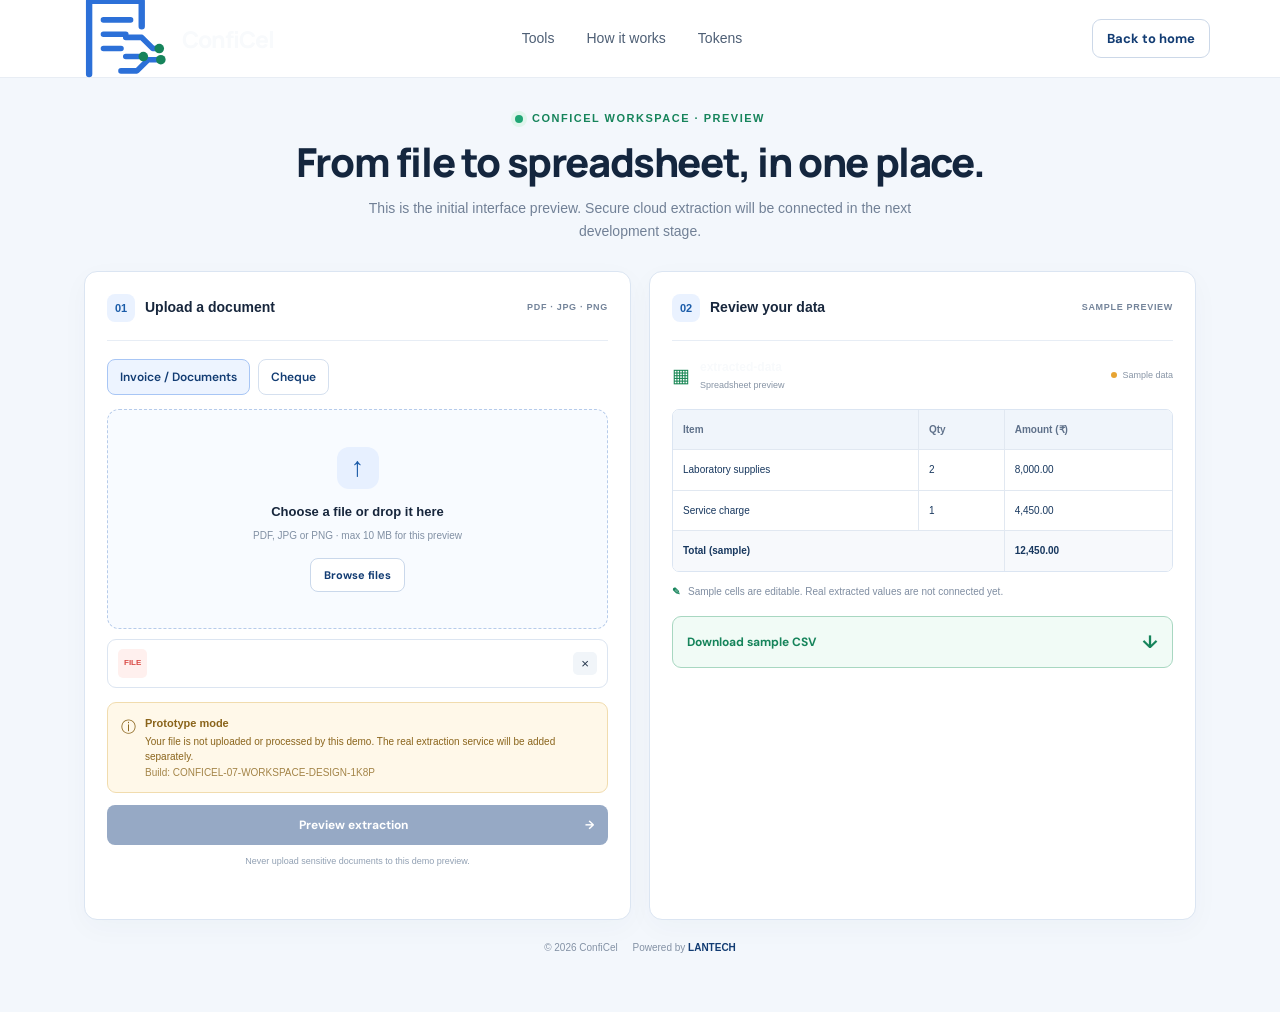
<file: workspace.html>
<!doctype html>
<html lang="en">
<head>
<meta charset="utf-8"><meta name="viewport" content="width=device-width,initial-scale=1">
<meta name="description" content="ConfiCel workspace preview for document and cheque workflows.">
<meta name="theme-color" content="#123c73"><title>ConfiCel Workspace Preview</title>
<link rel="icon" href="assets/conficel-mark.svg" type="image/svg+xml">
<link rel="stylesheet" href="styles.css">
<style>
body{background:#f3f7fc}.workspace-preview{max-width:1160px;margin:0 auto;padding:32px 24px 56px}.preview-intro{text-align:center;max-width:720px;margin:0 auto 28px}.preview-intro .eyebrow{justify-content:center}.preview-intro h1{font:800 clamp(28px,4vw,40px)/1.15 Manrope,sans-serif;letter-spacing:-1.4px;margin:12px 0;color:#14263e}.preview-intro p{font-size:14px;line-height:1.65;color:#718096;margin:0 auto;max-width:570px}.workspace-grid{display:grid;grid-template-columns:1fr 1fr;gap:18px}.panel{background:#fff;border:1px solid #dbe5f2;border-radius:13px;padding:22px;min-width:0;box-shadow:0 8px 28px #163d6d08}.panel-head{display:flex;align-items:center;justify-content:space-between;gap:12px;padding-bottom:18px;border-bottom:1px solid #e7edf5}.panel-title{display:flex;align-items:center;gap:10px;font-size:14px;font-weight:800;color:#17263c}.step{width:28px;height:28px;border-radius:8px;background:#eaf2ff;color:#1b5ca9;display:grid;place-items:center;font-size:11px;font-weight:800}.micro-label{font-size:9px;letter-spacing:.7px;font-weight:700;color:#74849a}.mode-row{display:flex;gap:8px;margin:18px 0 14px}.mode-btn{border:1px solid #d5e0ef;border-radius:8px;background:white;color:#123c73;padding:9px 12px;font:600 12px 'DM Sans',sans-serif;cursor:pointer}.mode-btn[aria-pressed=true]{background:#edf4ff;border-color:#a8c6f5}.drop-zone{height:190px;border:1.5px dashed #b6cbea;border-radius:12px;background:#f8fbff;display:flex;flex-direction:column;align-items:center;justify-content:center;text-align:center;padding:15px;transition:.15s}.drop-zone.dragover{background:#eaf3ff;border-color:#1c5ba8}.upload-symbol{width:42px;height:42px;border-radius:12px;background:#e7f0ff;color:#1c5ba8;display:grid;place-items:center;font-size:27px;margin-bottom:13px}.drop-zone strong{font-size:13px;color:#17263c}.drop-zone small{font-size:10px;color:#8190a4;margin-top:6px}.browse-btn{margin-top:14px;background:white;border:1px solid #cad8eb;color:#123c73;border-radius:8px;padding:9px 13px;font:700 11px 'DM Sans',sans-serif;cursor:pointer}.file-input{position:absolute;width:1px;height:1px;opacity:0;pointer-events:none}.selected-file{margin-top:10px;border:1px solid #dce5f1;border-radius:9px;min-height:44px;padding:9px 10px;display:flex;align-items:center;gap:10px;font-size:11px;color:#34465e}.file-badge{background:#fff0ee;color:#d94b46;border-radius:5px;padding:8px 6px;font-size:8px;font-weight:800}.selected-file span:nth-child(2){overflow-wrap:anywhere;flex:1}.remove-file{border:0;border-radius:5px;background:#f1f5f9;padding:4px 8px;cursor:pointer;color:#26374d}.prototype-note{margin-top:14px;padding:12px 13px;background:#fff8e9;border:1px solid #f1dcae;border-radius:9px;display:flex;gap:9px;color:#8a641b;font-size:10px;line-height:1.55}.prototype-note b{display:block;font-size:11px;margin-bottom:2px}.prototype-note .info{font-size:15px}.preview-btn{width:100%;margin-top:12px;border:0;border-radius:8px;padding:12px 14px;background:#123c73;color:white;font:700 12px 'DM Sans',sans-serif;cursor:pointer}.preview-btn:disabled{background:#96a9c5;cursor:not-allowed}.privacy-note{text-align:center;font-size:9px;color:#91a0b3;margin:10px 0 0}.data-head{display:flex;align-items:center;gap:10px;margin:17px 0 16px}.excel-icon{font-size:19px;color:#178653}.data-head strong{display:block;font-size:12px}.data-head small{display:block;color:#8794a5;font-size:9px;margin-top:2px}.sample-label{margin-left:auto;font-size:9px;color:#8794a5;white-space:nowrap}.sample-dot{display:inline-block;width:6px;height:6px;border-radius:50%;background:#e7a432;margin-right:5px}.table-wrap{overflow-x:auto;border:1px solid #dbe5f2;border-radius:7px}table{border-collapse:collapse;width:100%;font-size:10px;text-align:left}th,td{padding:12px 10px;border-right:1px solid #e1e8f1;border-bottom:1px solid #e1e8f1;white-space:nowrap}th{background:#f0f5fb;color:#5f718a;font-weight:700}td{color:#17375e}th:last-child,td:last-child{border-right:0}tr:last-child td{border-bottom:0}.total-row td{background:#f7f9fc;font-weight:800}.edit-hint{font-size:10px;color:#7f8da1;margin:12px 0 17px;display:flex;align-items:center;gap:8px}.edit-hint span{color:#16845b;font-weight:800}.download-btn{width:100%;display:flex;align-items:center;justify-content:space-between;border:1px solid #a8d7c1;border-radius:9px;padding:13px 14px;background:#f1fbf6;color:#16845b;font:700 12px 'DM Sans',sans-serif;cursor:pointer}.download-btn:hover{background:#e6f7ee}.download-icon{font-size:18px}.status{font-size:11px;line-height:1.5;color:#31557d;min-height:18px;margin-top:10px}.footer-note{text-align:center;color:#8492a5;font-size:10px;padding:20px 12px 0}.footer-note b{color:#123c73}.powered{margin-left:12px;color:#8492a5}.powered b{color:#123c73}
@media(max-width:760px){.workspace-preview{padding:25px 14px 40px}.workspace-grid{grid-template-columns:1fr}.panel{padding:16px}.drop-zone{height:175px}.site-header{padding:0 16px;gap:10px}.nav-links{gap:12px;font-size:12px}.brand{font-size:19px}.site-header>.button{font-size:11px;padding:9px}.preview-intro h1{font-size:30px}}
</style>
</head>
<body>
<header class="site-header">
<a class="brand" href="index.html" aria-label="ConfiCel home"><img class="brand-logo" src="assets/conficel-mark.svg" alt=""><span class="brand-word"><span class="brand-confi">Confi</span><span class="brand-cel">Cel</span></span></a>
<nav class="nav-links" aria-label="Main navigation"><a href="index.html#workflow">Tools</a><a href="index.html#tokens">How it works</a><a href="index.html#tokens">Tokens</a></nav>
<a class="button button-small button-outline" href="index.html">Back to home</a>
</header>
<main class="workspace-preview">
<section class="preview-intro"><div class="eyebrow"><span class="eyebrow-dot"></span> CONFICEL WORKSPACE · PREVIEW</div><h1>From file to spreadsheet, in one place.</h1><p>This is the initial interface preview. Secure cloud extraction will be connected in the next development stage.</p></section>
<div class="workspace-grid">
<section class="panel" aria-labelledby="uploadTitle">
<div class="panel-head"><div class="panel-title"><span class="step">01</span><span id="uploadTitle">Upload a document</span></div><span class="micro-label">PDF · JPG · PNG</span></div>
<div class="mode-row"><button class="mode-btn" type="button" aria-pressed="true" data-mode="invoice">Invoice / Documents</button><button class="mode-btn" type="button" aria-pressed="false" data-mode="cheque">Cheque</button></div>
<div class="drop-zone" id="dropZone"><div class="upload-symbol">↑</div><strong>Choose a file or drop it here</strong><small>PDF, JPG or PNG · max 10 MB for this preview</small><button class="browse-btn" id="browseBtn" type="button">Browse files</button><input class="file-input" id="fileInput" type="file" accept=".pdf,.jpg,.jpeg,.png,application/pdf,image/jpeg,image/png"></div>
<div class="selected-file" id="selectedFile" hidden><span class="file-badge" id="fileBadge">FILE</span><span id="fileName"></span><button class="remove-file" id="removeFile" type="button" aria-label="Remove selected file">×</button></div>
<div class="prototype-note"><span class="info">ⓘ</span><div><b>Prototype mode</b>Your file is not uploaded or processed by this demo. The real extraction service will be added separately.<br><span style="opacity:.78">Build: CONFICEL-07-WORKSPACE-DESIGN-1K8P</span></div></div>
<button class="preview-btn" id="previewBtn" type="button" disabled>Preview extraction <span style="float:right">→</span></button><p class="privacy-note">Never upload sensitive documents to this demo preview.</p><div class="status" id="uploadStatus" role="status" aria-live="polite"></div>
</section>
<section class="panel" aria-labelledby="reviewTitle">
<div class="panel-head"><div class="panel-title"><span class="step">02</span><span id="reviewTitle">Review your data</span></div><span class="micro-label">SAMPLE PREVIEW</span></div>
<div class="data-head"><span class="excel-icon">▦</span><div><strong>extracted-data</strong><small>Spreadsheet preview</small></div><span class="sample-label"><span class="sample-dot"></span>Sample data</span></div>
<div class="table-wrap"><table aria-label="Sample extracted data"><thead><tr><th>Item</th><th>Qty</th><th>Amount (₹)</th></tr></thead><tbody><tr><td>Laboratory supplies</td><td>2</td><td>8,000.00</td></tr><tr><td>Service charge</td><td>1</td><td>4,450.00</td></tr><tr class="total-row"><td colspan="2">Total (sample)</td><td>12,450.00</td></tr></tbody></table></div>
<p class="edit-hint"><span>✎</span> Sample cells are editable. Real extracted values are not connected yet.</p>
<button class="download-btn" id="downloadCsv" type="button"><span>Download sample CSV</span><span class="download-icon">↓</span></button><div class="status" id="downloadStatus" role="status" aria-live="polite"></div>
</section>
</div>
<div class="footer-note">© <span id="year"></span> ConfiCel <span class="powered">Powered by <b>LANTECH</b></span></div>
</main>
<script>
const fileInput=document.getElementById('fileInput'),dropZone=document.getElementById('dropZone'),selectedFile=document.getElementById('selectedFile'),fileName=document.getElementById('fileName'),fileBadge=document.getElementById('fileBadge'),previewBtn=document.getElementById('previewBtn'),uploadStatus=document.getElementById('uploadStatus');
let chosenFile=null,mode='invoice';
document.getElementById('year').textContent=new Date().getFullYear();
document.getElementById('browseBtn').addEventListener('click',()=>fileInput.click());
fileInput.addEventListener('change',()=>acceptFile(fileInput.files&&fileInput.files[0]));
function acceptFile(file){if(!file)return;const ext=file.name.split('.').pop().toLowerCase();if(!['pdf','jpg','jpeg','png'].includes(ext)){uploadStatus.textContent='Please choose a PDF, JPG or PNG file.';fileInput.value='';return}if(file.size>10*1024*1024){uploadStatus.textContent='File exceeds the 10 MB preview limit.';fileInput.value='';return}chosenFile=file;fileName.textContent=file.name;fileBadge.textContent=ext==='pdf'?'PDF':'FILE';selectedFile.hidden=false;previewBtn.disabled=false;uploadStatus.textContent='File selected locally. It has not been uploaded.'}
document.getElementById('removeFile').addEventListener('click',()=>{chosenFile=null;fileInput.value='';selectedFile.hidden=true;previewBtn.disabled=true;uploadStatus.textContent='File selection cleared.'});
document.querySelectorAll('.mode-btn').forEach(btn=>btn.addEventListener('click',()=>{mode=btn.dataset.mode;document.querySelectorAll('.mode-btn').forEach(b=>b.setAttribute('aria-pressed',String(b===btn)));uploadStatus.textContent=mode==='cheque'?'Cheque workflow selected. This preview does not read cheque details.':'Document workflow selected.'}));
['dragenter','dragover'].forEach(ev=>dropZone.addEventListener(ev,e=>{e.preventDefault();dropZone.classList.add('dragover')}));
['dragleave','drop'].forEach(ev=>dropZone.addEventListener(ev,e=>{e.preventDefault();dropZone.classList.remove('dragover')}));
dropZone.addEventListener('drop',e=>acceptFile(e.dataTransfer.files&&e.dataTransfer.files[0]));
previewBtn.addEventListener('click',()=>{if(chosenFile)uploadStatus.textContent='Preview only: the selected file stays on your device. Cloud extraction is not connected yet.'});
document.getElementById('downloadCsv').addEventListener('click',()=>{const csv='Item,Qty,Amount (INR)\r\nLaboratory supplies,2,8000.00\r\nService charge,1,4450.00\r\nTotal (sample),,12450.00\r\n';const blob=new Blob([csv],{type:'text/csv;charset=utf-8;'});const url=URL.createObjectURL(blob);const a=document.createElement('a');a.href=url;a.download='conficel-sample-data.csv';document.body.appendChild(a);a.click();a.remove();URL.revokeObjectURL(url);document.getElementById('downloadStatus').textContent='Sample CSV downloaded. It contains demonstration data only.'});
</script>
</body></html>
</file>
<file: styles.css>
@import url('https://fonts.googleapis.com/css2?family=DM+Sans:wght@400;500;600;700&family=Manrope:wght@400;500;600;700;800&display=swap');
:root{--navy:#123c73;--blue:#1c5ba8;--blue2:#e9f2ff;--green:#16845b;--ink:#17263c;--muted:#66758a;--line:#dfe6ef;--pale:#f5f8fc;--white:#fff;--shadow:0 22px 60px rgba(22,49,86,.12)}
*{box-sizing:border-box}html{scroll-behavior:smooth;scroll-padding-top:90px}body{margin:0;color:var(--ink);font-family:'DM Sans',sans-serif;background:#fff;line-height:1.55}a{color:inherit;text-decoration:none}.site-header{height:78px;display:flex;align-items:center;justify-content:space-between;gap:24px;padding:0 max(calc((100% - 1160px)/2),5.5%);border-bottom:1px solid #e8edf4;background:rgba(255,255,255,.95);position:sticky;top:0;z-index:10;backdrop-filter:blur(14px)}.brand{display:flex;align-items:center;gap:10px;font:800 23px Manrope,sans-serif;letter-spacing:-1px;white-space:nowrap}.brand-mark{width:34px;height:34px;border-radius:10px;background:var(--navy);color:white;display:grid;place-items:center;font:800 20px Manrope;box-shadow:inset 0 -3px 0 #0a2c59}.brand-accent{color:var(--green)}.nav-links{display:flex;gap:32px;color:#4e5f75;font-size:14px}.nav-links a:hover,.text-link:hover{color:var(--blue)}.button{display:inline-flex;align-items:center;justify-content:center;gap:13px;border:1px solid transparent;border-radius:9px;padding:13px 19px;font:700 14px 'DM Sans';cursor:pointer;transition:transform .18s,box-shadow .18s,background .18s}.button:hover:not(:disabled){transform:translateY(-1px);box-shadow:0 8px 22px #123c7320}.button-small{padding:10px 14px;font-size:13px}.button-primary{background:var(--navy);color:#fff}.button-outline{background:white;border-color:#ccd8e8;color:var(--navy)}.button:disabled{opacity:.45;cursor:not-allowed}.hero{max-width:1160px;margin:auto;min-height:560px;padding:76px 0 62px;display:grid;grid-template-columns:1fr 1fr;align-items:center;gap:48px}.hero-copy{padding-bottom:8px}.eyebrow{display:flex;align-items:center;gap:9px;color:var(--green);font-size:11px;font-weight:700;letter-spacing:1.5px}.eyebrow-dot{width:8px;height:8px;border-radius:50%;background:#20a675;box-shadow:0 0 0 4px #dff5ec}.hero h1{font:800 clamp(43px,5.1vw,65px)/1.09 Manrope,sans-serif;letter-spacing:-2.9px;margin:24px 0 22px;color:#14263e}.hero h1 span{color:var(--blue)}.hero-free-cta{display:inline-flex;align-items:center;justify-content:center;margin-top:56px;padding:9px 28px;background:#0879c9;color:#fff;font-size:26px;line-height:1.35;border:1px solid #0879c9;border-radius:0}.hero-art-caption{position:absolute;right:-25px;top:-38px;width:min(680px,125%);margin:0;padding:0;color:#111;font-size:25px;line-height:1.45;font-weight:400;z-index:6}.hero-lede{font-size:17px;line-height:1.85;color:var(--muted);max-width:520px;margin:0}.hero-actions{display:flex;align-items:center;gap:24px;margin-top:30px}.text-link{font-weight:700;color:#42546b;font-size:14px}.trust-points{display:flex;flex-wrap:wrap;gap:12px 20px;margin-top:33px;font-size:12px;color:#6b788b}.trust-points i{font-style:normal;color:var(--green);font-weight:700;margin-right:5px}.hero-art{min-height:380px;position:relative;display:flex;align-items:center;justify-content:center;background:radial-gradient(ellipse at 48% 50%,#e8f2ff 0,rgba(239,246,255,.65) 38%,transparent 72%)}.paper{position:absolute;left:7%;top:60px;width:45%;height:265px;background:#fff;border:1px solid #dce5ef;border-radius:11px;box-shadow:var(--shadow);padding:22px 20px;transform:rotate(-3deg);z-index:2}.paper-top{display:flex;justify-content:space-between;align-items:center;margin-bottom:28px}.mini-logo{display:grid;place-items:center;background:#e8f2ff;color:var(--navy);font-weight:800;font-size:11px;width:28px;height:28px;border-radius:7px}.paper-tag{font-size:10px;letter-spacing:2px;font-weight:800;color:#536780}.paper-line{height:7px;background:#e8edf4;border-radius:5px;margin:12px 0}.paper-line.long{width:95%}.paper-line.medium{width:70%}.paper-line.short{width:45%}.paper-gap{height:15px}.paper-row{display:flex;justify-content:space-between;border-bottom:1px solid #e4eaf2;padding:8px 0;font-size:8px;color:#78869a}.paper-total{display:flex;justify-content:space-between;margin-top:22px;padding-top:10px;border-top:1px solid #e4eaf2;font-size:10px}.paper-total b{color:var(--green)}.cheque-card{position:absolute;left:3%;bottom:20px;width:190px;height:112px;background:linear-gradient(145deg,#fff,#f4f8fc);border:1px solid #cddbea;border-radius:8px;box-shadow:0 12px 28px rgba(22,49,86,.15);z-index:4;transform:rotate(-5deg);padding:10px 11px;color:#42546b}.cheque-card-head{display:flex;align-items:center;justify-content:space-between;font-size:6px;letter-spacing:.8px;font-weight:800;color:var(--navy)}.cheque-bank-mark{display:grid;place-items:center;width:19px;height:19px;border-radius:5px;background:var(--navy);color:white;font-size:10px}.cheque-card-line{height:4px;border-radius:3px;background:#dfe7f1;margin-top:9px}.cheque-payee{width:65%}.cheque-amount{width:42%}.cheque-card-bottom{display:flex;justify-content:space-between;align-items:center;margin-top:10px;font-size:5px}.cheque-card-bottom b{font-size:8px;color:var(--green)}.cheque-signature{width:42px;border-top:1px solid #7d8da2;transform:rotate(-12deg);margin:8px 0 0 auto}.transform-arrow{position:absolute;left:47%;top:44%;z-index:4;width:44px;height:44px;border-radius:50%;display:grid;place-items:center;background:var(--green);color:white;font-size:23px;box-shadow:0 7px 18px #16845b55}.sheet{position:absolute;right:2%;top:110px;width:47%;height:225px;background:white;border:1px solid #dbe5ef;border-radius:10px;box-shadow:var(--shadow);z-index:3;overflow:hidden;transform:rotate(2deg)}.sheet-title{display:flex;align-items:center;gap:8px;padding:13px;border-bottom:1px solid var(--line);font-size:11px;font-weight:700}.excel-mark{color:#178653;font-size:18px}.sheet-title small{margin-left:auto;font-size:8px;color:var(--green);letter-spacing:.6px}.sheet-grid{display:grid;grid-template-columns:1.5fr .55fr 1fr;font-size:8px}.sheet-grid>*{padding:12px 7px;border-right:1px solid #e4eaf2;border-bottom:1px solid #e4eaf2}.sheet-grid span{background:#f1f6fb;font-weight:700;color:#607086}.sheet-grid em{font-style:normal;color:var(--green);background:#f0fbf6}.float-label{position:absolute;display:flex;align-items:center;gap:10px;padding:12px 14px;background:#fff;border:1px solid #e1e8f0;border-radius:10px;box-shadow:0 10px 30px #17345a15;z-index:5}.float-label b,.float-label small{display:block}.float-label b{font-size:11px}.float-label small{font-size:9px;color:#8794a5;margin-top:3px}.label-document{left:0;top:22px}.label-ready{right:0;bottom:22px}.file-icon{font-size:9px;font-weight:800;color:#d44b45;background:#fff0ee;border-radius:5px;padding:9px 6px}.status-dot{width:7px;height:7px;background:#22a675;border-radius:50%;margin-left:4px}.ready-icon{display:grid;place-items:center;width:29px;height:29px;background:#e2f7ed;color:var(--green);border-radius:8px;font-weight:800}.art-orb{position:absolute;border-radius:50%;border:1px solid #d8e7fa}.orb-one{width:340px;height:340px}.orb-two{width:260px;height:260px}.section-wrap{max-width:1160px;margin:auto}.tool-section{padding:78px 0 95px}.section-heading{text-align:center;max-width:690px;margin:0 auto 38px}.section-heading .eyebrow{justify-content:center}.section-heading h2,.security-inner h2,.cta-inner h2{font:800 clamp(29px,3vw,38px)/1.2 Manrope,sans-serif;letter-spacing:-1.2px;margin:15px 0;color:#182a42}.section-heading p{margin:0;color:var(--muted);font-size:15px}.tool-cards{display:grid;grid-template-columns:repeat(3,1fr);gap:18px}.tool-card{position:relative;display:flex;flex-direction:column;align-items:flex-start;border:1px solid var(--line);border-radius:14px;padding:26px 25px 24px;min-height:260px;background:#fff;transition:transform .2s,box-shadow .2s,border-color .2s}.tool-card:hover{transform:translateY(-4px);box-shadow:0 14px 35px #123c7310;border-color:#b7cde7}.tool-card.featured{border-color:#b9d3f4;background:linear-gradient(150deg,#f4f8ff,#fff 72%)}.tool-icon{display:grid;place-items:center;width:44px;height:44px;border-radius:12px;font-size:22px;margin-bottom:22px}.invoice-icon{background:#e6efff;color:#245da5}.cheque-icon{background:#e2f7ee;color:#16845b}.table-icon{background:#f2eaff;color:#7d54bd}.card-kicker,.step-count{font-size:10px;letter-spacing:1.2px;font-weight:700;color:#74849a}.tool-card h3{font:700 18px Manrope;margin:8px 0}.tool-card p{color:var(--muted);font-size:13px;line-height:1.7;margin:0 0 18px}.card-link{margin-top:auto;font-size:12px;color:var(--blue);font-weight:700}.card-link b{margin-left:5px}.coming-soon{position:absolute;right:18px;top:18px;font-size:9px;font-weight:700;color:#61738b;background:#f1f4f8;border-radius:20px;padding:5px 8px}.workspace-section{padding:83px 0 94px;background:var(--pale);border-top:1px solid #edf1f7;border-bottom:1px solid #edf1f7}.workspace-heading{margin-bottom:35px}.workspace{display:grid;grid-template-columns:.9fr 1.1fr;gap:20px}.upload-panel,.results-panel{background:white;border:1px solid var(--line);border-radius:13px;padding:23px;min-width:0;box-shadow:0 8px 28px #163d6d08}.panel-top{display:flex;align-items:center;justify-content:space-between;gap:12px;padding-bottom:19px;border-bottom:1px solid #e9eef5}.panel-top>div{display:flex;align-items:center;gap:10px;font-size:13px}.step-number{display:grid;place-items:center;width:28px;height:28px;background:#eaf2ff;border-radius:8px;color:var(--blue);font-size:11px;font-weight:800}.file-limit,.preview-badge{font-size:9px;letter-spacing:.5px;color:#6f7e91;font-weight:700}.mode-tabs{display:flex;gap:7px;margin:18px 0}.mode-tab{border:1px solid var(--line);background:white;color:#607087;border-radius:7px;padding:8px 12px;font:600 11px 'DM Sans';cursor:pointer}.mode-tab.active{border-color:#a8c6ef;background:#eff5ff;color:var(--navy)}.drop-zone{min-height:220px;border:1.5px dashed #b9cce3;border-radius:11px;background:#f9fbfe;display:flex;flex-direction:column;align-items:center;justify-content:center;text-align:center;padding:20px;cursor:pointer;transition:border .2s,background .2s}.drop-zone.dragover{border-color:var(--blue);background:#eff6ff}.upload-symbol{display:grid;place-items:center;width:46px;height:46px;background:#e8f1ff;border-radius:14px;color:var(--blue);font-size:25px;margin-bottom:13px}.drop-zone strong{font-size:13px}.drop-zone>span:not(.upload-symbol):not(.button){font-size:10px;color:#7b899c;margin-top:6px}.drop-zone input{display:none}.browse-button{margin-top:17px;padding:8px 14px;font-size:11px}.selected-file{display:flex;align-items:center;gap:10px;padding:12px;border:1px solid var(--line);border-radius:9px;margin-top:12px}.selected-file-name{font-size:12px;overflow-wrap:anywhere;flex:1}.icon-button{border:0;background:#f1f4f8;border-radius:6px;font-size:19px;cursor:pointer}.notice{display:flex;gap:10px;margin:15px 0;background:#fff9e9;border:1px solid #f4e8c4;padding:11px;border-radius:8px;color:#8b6b20}.notice>span{font-size:16px}.notice p{font-size:10px;line-height:1.6;margin:0}.notice b{font-size:11px}.extract-button{width:100%;justify-content:space-between;margin-top:3px}.upload-footnote{text-align:center;font-size:9px;color:#9aa4b2;margin:12px 0 0}.preview-toolbar{display:flex;align-items:center;gap:10px;padding:17px 0}.preview-toolbar>span:nth-child(2) b,.preview-toolbar small{display:block}.preview-toolbar>span:nth-child(2) b{font-size:11px}.preview-toolbar small{font-size:9px;color:#8995a6;margin-top:2px}.preview-status{margin-left:auto;font-size:9px;color:#6d7e91}.preview-status i{display:inline-block;width:6px;height:6px;border-radius:50%;background:#e4a43b;margin-right:4px}.table-scroll{overflow:auto;border:1px solid #e0e7f0;border-radius:7px}.data-table{border-collapse:collapse;width:100%;font-size:11px;text-align:left;min-width:300px}.data-table th{background:#f0f5fb;color:#4d6078;font-size:10px}.data-table th,.data-table td{padding:12px 10px;border-bottom:1px solid #e7edf4;border-right:1px solid #e7edf4}.data-table td[contenteditable=true]{outline:none}.data-table td[contenteditable=true]:focus{box-shadow:inset 0 0 0 2px #80aee9;background:#f6faff}.total-row{font-weight:700;background:#f8fafc}.invoice-remarks-wrap{margin:12px 0 14px;padding:10px 12px;border:1px solid #dfe6ef;border-radius:7px;background:#fbfcfe}.invoice-remarks-wrap label{display:block;margin-bottom:6px;font-size:10px;font-weight:700;letter-spacing:.04em;color:#52647b}.invoice-remarks-wrap textarea{display:block;width:100%;min-height:48px;resize:vertical;border:1px solid #d9e2ec;border-radius:5px;padding:8px 9px;font:11px 'DM Sans',sans-serif;color:#17263c;outline:none}.invoice-remarks-wrap textarea:focus{border-color:#80aee9;box-shadow:0 0 0 2px rgba(128,174,233,.16)}.review-note{font-size:10px;color:#718097;margin:13px 0 18px;display:flex;align-items:flex-start;gap:7px}.review-note span{color:var(--green)}.upload-action-row{display:grid;grid-template-columns:minmax(0,1fr) auto;gap:9px;align-items:stretch;margin-top:3px}.upload-action-row .extract-button{width:100%;margin-top:0}.upload-action-row .clear-document-button{width:auto;min-width:112px;justify-content:center;gap:8px;margin-top:0;padding-left:15px;padding-right:15px}.clear-document-button:hover{background:#f5f8fc;border-color:#aebfd2}.invoice-remarks-wrap{margin:16px 0 17px;padding:13px 14px;border:1px solid #a9c8ee;border-left:4px solid #477fc3;border-radius:9px;background:linear-gradient(110deg,#eff6ff 0%,#f8fbff 100%);box-shadow:0 3px 10px rgba(54,104,169,.07)}.invoice-remarks-wrap label{display:flex;align-items:center;gap:7px;margin-bottom:8px;font-size:11px;font-weight:850;letter-spacing:.055em;color:#24558f}.invoice-remarks-wrap label:before{content:'✎';display:grid;place-items:center;width:21px;height:21px;border-radius:6px;background:#dceaff;color:#245b9b;font-size:12px}.invoice-remarks-wrap textarea{background:#fff;border:1px solid #c8d9ed;min-height:58px;font-size:11px}.invoice-remarks-wrap textarea::placeholder{color:#8294aa}.button-download{width:100%;justify-content:space-between;border-color:#bcd7cb;background:#f0fbf6;color:#16774f}.steps-section{padding:86px 0 100px}.steps-grid{display:grid;grid-template-columns:repeat(3,1fr);gap:18px}.steps-grid article{padding:26px;border:1px solid var(--line);border-radius:12px}.step-icon{display:grid;place-items:center;width:43px;height:43px;border-radius:12px;background:#e9f2ff;color:var(--blue);font-size:21px;margin-bottom:21px}.steps-grid h3{font:700 18px Manrope;margin:9px 0}.steps-grid p{font-size:13px;color:var(--muted);margin:0}.security-section{background:#f4f8fc;padding:75px 0}.security-inner{display:grid;grid-template-columns:1.05fr .95fr;gap:90px;align-items:center}.security-inner h2{max-width:470px}.security-inner>div:first-child>p{color:var(--muted);font-size:14px;line-height:1.85;max-width:520px}.security-list{display:grid;gap:15px}.security-list>div{display:flex;align-items:flex-start;gap:14px;background:#fff;border:1px solid #e4eaf2;border-radius:10px;padding:16px}.security-list>div>span{display:grid;place-items:center;flex-shrink:0;width:35px;height:35px;border-radius:9px;background:#e5f5ed;color:var(--green);font-size:17px}.security-list p{margin:0}.security-list b,.security-list small{display:block}.security-list b{font-size:12px}.security-list small{font-size:11px;color:#77869a;margin-top:5px;line-height:1.6}.pricing-section{padding:85px 0 95px}.pricing-card{max-width:760px;margin:auto;border:1px solid #dce5ef;border-radius:14px;padding:28px 30px;box-shadow:0 10px 35px #123c7309}.plan-label{font-size:10px;letter-spacing:1px;font-weight:800;color:var(--green)}.pricing-card h3{font:700 22px Manrope;margin:8px 0}.pricing-card>div:first-child p{color:var(--muted);font-size:13px;margin:0}.credits{display:flex;gap:45px;padding:25px 0;margin-top:22px;border-top:1px solid var(--line);border-bottom:1px solid var(--line)}.credits>div{display:flex;align-items:center;gap:12px}.credits b{font:800 34px Manrope;color:var(--navy)}.credits span{font-size:12px;color:#687990;max-width:100px;line-height:1.4}.pricing-bottom{display:flex;align-items:center;justify-content:space-between;gap:18px;margin-top:22px}.pricing-bottom>span{font-size:10px;color:#78869a;max-width:400px}.final-cta{background:var(--navy);color:white;padding:62px 0}.cta-inner{display:flex;align-items:center;justify-content:space-between;gap:25px}.cta-inner .eyebrow{color:#86e0bd}.cta-inner h2{color:white;margin:13px 0}.cta-inner p{color:#c5d3e6;font-size:13px;margin:0}.button-light{background:white;color:var(--navy);white-space:nowrap}.site-footer{max-width:1160px;margin:auto;min-height:90px;display:flex;align-items:center;justify-content:space-between;gap:20px;padding:20px 0;color:#7d8b9d;font-size:11px}.site-footer .brand{font-size:19px;color:var(--ink)}.site-footer .brand-mark{width:29px;height:29px;font-size:17px}
@media(max-width:1220px){.hero,.section-wrap,.site-footer{margin-left:5%;margin-right:5%}.hero{gap:20px}.hero-art{transform:scale(.96)}}@media(max-width:850px){.hero-art-caption{right:0;top:-30px;width:100%;font-size:18px}.hero-free-cta{font-size:20px;margin-top:35px}.site-header{padding:0 4%;gap:12px}.nav-links{gap:14px}.nav-links a{font-size:12px}.hero{grid-template-columns:1fr;padding-top:60px}.hero-copy{max-width:650px}.hero-art{min-height:340px;max-width:600px;width:100%;margin:0 auto}.tool-cards{grid-template-columns:1fr 1fr}.tool-card:last-child{grid-column:1/-1}.workspace{grid-template-columns:1fr}.security-inner{gap:35px}.site-footer{margin-left:4%;margin-right:4%}}@media(max-width:560px){.hero-art-caption{position:relative;top:auto;right:auto;width:100%;font-size:16px;line-height:1.45;margin:0 0 18px}.hero-free-cta{font-size:17px;margin-top:26px;padding:9px 15px}.site-header{height:67px}.brand{font-size:20px}.brand-mark{width:30px;height:30px}.nav-links{display:none}.site-header>.button{margin-left:auto}.hero{padding-top:45px;min-height:auto}.hero h1{font-size:47px;letter-spacing:-2px}.hero-lede{font-size:15px}.hero-actions{align-items:flex-start;flex-direction:column;gap:17px}.trust-points{display:grid;gap:9px}.hero-art{min-height:300px;transform:none}.paper{left:7%;top:48px;height:230px;padding:17px 13px}.cheque-card{left:0;bottom:4px;transform:scale(.78) rotate(-5deg);transform-origin:left bottom}.sheet{right:1%;top:94px;height:202px}.float-label{padding:9px;gap:7px}.label-document{top:8px}.label-ready{bottom:8px}.orb-one{width:285px;height:285px}.orb-two{width:220px;height:220px}.section-wrap{margin-left:5%;margin-right:5%}.tool-section,.steps-section,.pricing-section{padding:60px 0}.section-heading h2,.security-inner h2,.cta-inner h2{font-size:29px}.tool-cards,.steps-grid{grid-template-columns:1fr}.tool-card:last-child{grid-column:auto}.tool-card{min-height:225px}.workspace-section{padding:60px 0}.upload-panel,.results-panel{padding:16px}.panel-top{align-items:flex-start}.file-limit{font-size:8px}.drop-zone{min-height:190px}.security-inner{grid-template-columns:1fr}.credits{gap:18px;justify-content:space-between}.credits>div{gap:7px}.credits b{font-size:29px}.credits span{font-size:10px}.pricing-card{padding:22px 18px}.pricing-bottom{align-items:flex-start;flex-direction:column}.cta-inner{align-items:flex-start;flex-direction:column}.site-footer{flex-wrap:wrap;justify-content:space-between}.site-footer>span:nth-child(2){display:none}}
.workspace-section .panel-top b,.workspace-section .file-limit,.workspace-section .preview-badge,.workspace-section .step-number,.workspace-section .mode-tab,.workspace-section .drop-zone strong,.workspace-section .drop-zone>span:not(.upload-symbol):not(.button),.workspace-section .browse-button,.workspace-section .selected-file-name,.workspace-section .notice,.workspace-section .extract-button,.workspace-section .upload-footnote,.workspace-section .preview-toolbar,.workspace-section .data-table th,.workspace-section .data-table td,.workspace-section .review-note,.workspace-section .button-download{font-size:calc(1em + 2px)}

/* Pricing plans replacement */
.pricing-section{max-width:1160px;margin:0 auto;padding:80px 0 95px}
.pricing-plans{display:grid;grid-template-columns:repeat(2,minmax(0,1fr));gap:28px;max-width:940px;margin:0 auto}
.plan-card{background:#fff;border:1px solid #dce5ef;border-radius:12px;padding:30px;box-shadow:0 8px 28px #123c7308;display:flex;flex-direction:column;min-width:0}
.plan-card h3{font:700 24px Manrope, sans-serif;margin:0 0 25px;color:var(--ink)}
.plan-price{display:flex;align-items:baseline;gap:10px;margin-bottom:20px}
.plan-price strong{font:800 42px Manrope,sans-serif;color:var(--ink)}
.plan-price span{font-size:19px;color:var(--muted)}
.plan-usage{font-size:16px;color:var(--muted);margin:0 0 22px}
.plan-features{list-style:none;margin:0 0 26px;padding:0;display:grid;gap:17px}
.plan-features li{position:relative;padding-left:30px;font-size:16px;line-height:1.45;color:#687990}
.plan-features li:before{content:"✓";position:absolute;left:0;top:0;color:#23804e;font-weight:800;font-size:21px}
.plan-signup{margin-top:auto;display:grid;gap:12px}
.plan-signup input{width:100%;min-height:48px;border:1px solid #dce5ef;border-radius:7px;padding:0 14px;font:inherit;color:var(--ink);box-sizing:border-box}
.plan-signup .button,.plan-contact{width:100%;min-height:48px;display:flex;align-items:center;justify-content:center;font-size:16px;box-sizing:border-box}
.plan-signup .button{background:#217849;border-color:#217849;color:white}
.plan-buy{display:block;text-align:center;margin-top:14px;font-size:15px;font-weight:700;color:var(--navy);text-decoration:none}
.plan-card-recommended{border-top:3px solid #217849}
.recommended-label{border:1px solid #217849;border-radius:28px;text-align:center;padding:10px 14px;color:#217849;font-size:16px;margin:0 0 24px}
.plan-card-recommended h3{margin-bottom:22px}
.plan-contact{margin-top:auto;border:1px solid #217849;background:#fff;color:#217849}
.visually-hidden{position:absolute;width:1px;height:1px;padding:0;margin:-1px;overflow:hidden;clip:rect(0,0,0,0);white-space:nowrap;border:0}
@media(max-width:760px){.pricing-section{padding:55px 18px 65px}.pricing-plans{grid-template-columns:1fr;gap:20px}.plan-card{padding:24px}.plan-price strong{font-size:36px}.plan-features li{font-size:15px}}


/* ConfiCel final three-tier pricing cards */
.pricing-section{max-width:1160px;padding:88px 0 96px}
.pricing-heading{margin-bottom:48px}
.pricing-heading .eyebrow{letter-spacing:1.8px}
.pricing-heading h2{font-size:clamp(32px,3.6vw,43px);letter-spacing:-1.6px}
.pricing-heading p{font-size:16px}
.pricing-plans{max-width:none;grid-template-columns:repeat(3,minmax(0,1fr));align-items:stretch;gap:22px}
.plan-card{position:relative;overflow:hidden;border:1px solid #dce6f2;border-radius:20px;padding:28px 25px 25px;box-shadow:0 12px 36px rgba(18,60,115,.075);transition:transform .22s ease,box-shadow .22s ease,border-color .22s ease}
.plan-card:hover{transform:translateY(-6px);box-shadow:0 22px 48px rgba(18,60,115,.14);border-color:#a9c4e8}
.plan-card-free{background:linear-gradient(160deg,#f5f9ff 0%,#fff 40%)}
.plan-card-standard{background:linear-gradient(160deg,#f0fbf6 0%,#fff 42%);border-color:#c7e9d9}
.plan-card-scale{background:linear-gradient(160deg,#edf4ff 0%,#fff 45%);border:2px solid #2a65ad;box-shadow:0 20px 48px rgba(28,91,168,.15);padding:27px 24px 24px}
.plan-topline{display:flex;align-items:center;justify-content:space-between;gap:8px;margin-bottom:20px}
.plan-icon{width:42px;height:42px;border-radius:13px;display:grid;place-items:center;font-size:22px;font-weight:800}
.plan-icon-free{background:#e5efff;color:#285ea5}
.plan-icon-standard{background:#ddf6e9;color:#16845b}
.plan-icon-scale{background:#dce9ff;color:#1c5ba8}
.plan-badge{font-size:9px;font-weight:800;letter-spacing:1px;color:#75849a;text-align:right}
.plan-card h3{font:800 25px Manrope,sans-serif;letter-spacing:-.6px;margin:0 0 7px;color:#17263c}
.plan-summary{font-size:12px;line-height:1.55;color:#6a7b91;min-height:38px;margin:0 0 17px}
.plan-price{gap:8px;margin:0 0 17px}
.plan-price strong{font:800 42px/1.1 Manrope,sans-serif;letter-spacing:-1.5px;color:#142b49}
.plan-price span{font-size:13px;color:#728198}
.plan-quota-box{min-height:91px;display:flex;align-items:center;justify-content:center;gap:20px;border:1px solid #dfe8f4;border-radius:13px;background:rgba(255,255,255,.85);padding:15px;margin-bottom:10px}
.plan-quota-box>div{display:flex;flex-direction:column;align-items:center;gap:1px}
.plan-quota-box strong{font:800 27px Manrope,sans-serif;color:#1c5ba8;line-height:1.2}
.plan-quota-box span{font-size:10px;color:#687990}
.plan-quota-box>i{font-style:normal;color:#8b9ab0;font-size:19px}
.plan-quota-single{justify-content:flex-start;padding-left:20px}
.plan-quota-single strong{font-size:30px}
.plan-quota-single span{font-size:11px}
.plan-usage{font-size:11px;font-weight:700;color:#596d85;margin:0 0 20px;text-align:center}
.plan-features{gap:13px;margin:0 0 25px;flex:1}
.plan-features li{padding-left:27px;font-size:12px;line-height:1.55;color:#52657d}
.plan-features li:before{content:"✓";font-size:13px;top:1px;width:17px;height:17px;display:grid;place-items:center;background:#e2f7ec;border-radius:50%;color:#16845b}
.plan-button{width:100%;min-height:49px;border-radius:11px;padding:13px 16px;justify-content:center;font-size:13px;font-weight:800;gap:12px;margin-top:auto}
.plan-button span{font-size:17px;transition:transform .2s}
.plan-button:hover span{transform:translateX(3px)}
.plan-button-free{background:#fff;color:#1c5ba8;border-color:#bfd2ee;box-shadow:0 5px 14px rgba(28,91,168,.07)}
.plan-button-standard{background:#16845b;color:#fff;border-color:#16845b;box-shadow:0 7px 16px rgba(22,132,91,.18)}
.plan-button-scale{background:#1c5ba8;color:#fff;border-color:#1c5ba8;box-shadow:0 7px 18px rgba(28,91,168,.22)}
.plan-disclaimer{font-size:9px;line-height:1.5;text-align:center;color:#8794a6;margin:12px 0 0}
.plan-ribbon{position:absolute;right:-36px;top:15px;width:135px;transform:rotate(36deg);background:#1c5ba8;color:#fff;text-align:center;padding:5px 0;font-size:8px;font-weight:800;letter-spacing:1px}
.plan-card-scale .plan-topline{margin-top:7px}
.pricing-footnote{max-width:850px;margin:28px auto 0;text-align:center;color:#78869a;font-size:10px;line-height:1.8}
.hero-free-cta{border-radius:10px;background:linear-gradient(110deg,#0879c9,#1c5ba8);border:0;box-shadow:0 9px 22px rgba(8,121,201,.22);font-size:18px;font-weight:800;padding:13px 22px;transition:transform .2s,box-shadow .2s}
.hero-free-cta:hover{transform:translateY(-2px);box-shadow:0 13px 28px rgba(8,121,201,.3)}
@media(max-width:980px){.pricing-plans{grid-template-columns:repeat(2,minmax(0,1fr));max-width:760px}.plan-card-scale{grid-column:1/-1;max-width:calc(50% - 11px);width:100%;justify-self:center}}
@media(max-width:650px){.pricing-section{padding:58px 0 65px}.pricing-heading{margin-bottom:30px}.pricing-plans{grid-template-columns:1fr;gap:17px}.plan-card,.plan-card-scale{grid-column:auto;max-width:none;width:100%;padding:25px 22px}.plan-card-scale{padding:24px 21px}.plan-summary{min-height:0}.plan-price strong{font-size:39px}.plan-features li{font-size:13px}.hero-free-cta{font-size:15px;padding:12px 15px}}


/* Pricing polish: remove decorative labels/icons and increase card typography by 1px */
.plan-topline{min-height:10px;margin-bottom:20px}
.plan-card h3{font-size:26px}
.plan-summary{font-size:13px}
.plan-price span{font-size:14px}
.plan-quota-box span{font-size:11px}
.plan-quota-single span{font-size:12px}
.plan-usage{font-size:12px}
.plan-features li{font-size:13px}
.plan-button{font-size:14px}
.plan-disclaimer{font-size:10px}
.pricing-footnote{font-size:11px}
@media(max-width:650px){.plan-features li{font-size:14px}}


/* Compact pricing tiles: slightly reduce card footprint while preserving readability */
.pricing-plans{gap:18px}
.plan-card{padding:24px 21px 21px;border-radius:17px}
.plan-card-scale{padding:23px 20px 20px}
.plan-topline{margin-bottom:15px}
.plan-card h3{font-size:25px;margin-bottom:5px}
.plan-summary{min-height:34px;margin-bottom:13px}
.plan-price{margin-bottom:13px}
.plan-price strong{font-size:39px}
.plan-quota-box{min-height:78px;padding:12px;margin-bottom:8px}
.plan-quota-single strong{font-size:28px}
.plan-usage{margin-bottom:16px}
.plan-features{gap:10px;margin-bottom:19px}
.plan-features li{font-size:12px;line-height:1.45}
.plan-button{min-height:44px;padding:10px 14px}
.plan-disclaimer{margin-top:9px}
.pricing-footnote{margin-top:22px}
@media(max-width:650px){.plan-card,.plan-card-scale{padding:22px 19px}.plan-features li{font-size:13px}}


/* Supabase authentication interface */
.auth-open-button{white-space:nowrap}
.auth-modal[hidden]{display:none!important}.auth-modal{position:fixed;inset:0;z-index:1000;display:grid;place-items:center;padding:20px}.auth-backdrop{position:absolute;inset:0;background:rgba(12,29,51,.58);backdrop-filter:blur(4px)}.auth-dialog{position:relative;width:min(100%,460px);max-height:calc(100vh - 40px);overflow:auto;background:#fff;border:1px solid #dfe7f1;border-radius:20px;padding:32px;box-shadow:0 28px 90px #071b3440}.auth-close{position:absolute;right:16px;top:12px;border:0;background:#f1f5fa;color:#53657b;border-radius:9px;width:34px;height:34px;font-size:25px;cursor:pointer}.auth-dialog h2{font:800 29px Manrope,sans-serif;letter-spacing:-.8px;margin:12px 0 8px}.auth-intro{font-size:13px;color:#6b7a8e;margin:0 0 22px}.auth-tabs{display:grid;grid-template-columns:1fr 1fr;gap:8px;margin-bottom:18px}.auth-tab{padding:11px;border:1px solid #dce5ef;border-radius:8px;background:#fff;color:#52657d;font:700 13px 'DM Sans';cursor:pointer}.auth-tab.active{background:#eaf2ff;border-color:#b9cfee;color:#174c8d}.auth-dialog form,.auth-dialog label{display:grid;gap:7px}.auth-dialog form{gap:14px}.auth-dialog label{font-size:12px;font-weight:700;color:#42546b}.auth-dialog input{width:100%;min-height:45px;padding:10px 12px;border:1px solid #d7e1ed;border-radius:8px;font:400 14px 'DM Sans';color:#17263c}.auth-dialog input:focus{outline:2px solid #b5d3f7;border-color:#6c9ed8}.auth-submit{width:100%;min-height:46px;margin-top:3px}.auth-forgot{border:0;background:none;color:#1c5ba8;font:700 12px 'DM Sans';cursor:pointer;padding:12px 0 0}.auth-message{font-size:12px;line-height:1.55;color:#52657d;min-height:8px;overflow-wrap:anywhere}.auth-message.error{color:#b42318}.auth-message.success{color:#16845b}.auth-user{padding:14px;background:#f5f9ff;border:1px solid #dfe8f4;border-radius:10px}.auth-user p{font-size:13px;overflow-wrap:anywhere}.auth-user button{width:100%;margin-top:8px}.auth-privacy{font-size:10px;line-height:1.6;color:#8491a3;margin:18px 0 0}@media(max-width:560px){.auth-open-button{padding:9px 10px;font-size:11px}.auth-dialog{padding:26px 20px}.auth-dialog h2{font-size:25px}}


/* Dynamic document workflow hero — scoped to hero only */
.hero-dynamic{position:relative;isolation:isolate;max-width:none;min-height:620px;margin:0;padding:68px max(calc((100% - 1160px)/2),5.5%);overflow:hidden;background:#071226;color:#f8fafc;display:block}
.hero-dynamic-inner{position:relative;z-index:2;max-width:1160px;margin:0 auto;display:grid;grid-template-columns:minmax(0,.88fr) minmax(0,1.12fr);align-items:center;gap:52px}
.hero-glow{position:absolute;z-index:-1;pointer-events:none;border-radius:50%;filter:blur(2px)}
.hero-glow-left{width:560px;height:560px;left:-240px;top:-180px;background:radial-gradient(circle,rgba(16,185,129,.15),transparent 68%)}
.hero-glow-right{width:650px;height:650px;right:-220px;top:-120px;background:radial-gradient(circle,rgba(59,130,246,.18),transparent 68%)}
.hero-dynamic-copy{padding:0}
.hero-dynamic-eyebrow{display:inline-flex;align-items:center;gap:10px;padding:9px 13px;border:1px solid rgba(52,211,153,.24);border-radius:30px;background:rgba(16,185,129,.09);color:#6ee7b7;font-size:10px;font-weight:800;letter-spacing:1.25px}
.hero-dynamic-eyebrow>span{width:7px;height:7px;border-radius:50%;background:#34d399;box-shadow:0 0 0 4px rgba(52,211,153,.13);animation:heroDotPulse 2s infinite}
.hero-dynamic h1{margin:24px 0 17px;color:#fff;font:800 clamp(38px,4.4vw,58px)/1.1 Manrope,sans-serif;letter-spacing:-2.6px}
.hero-dynamic h1 span{background:linear-gradient(100deg,#34d399,#5eead4,#60a5fa);-webkit-background-clip:text;background-clip:text;color:transparent}
.hero-dynamic-lede{max-width:490px;margin:0;color:#a8b5c9;font-size:15px;line-height:1.85}
.hero-preset-block{margin-top:27px}
.hero-preset-label{margin-bottom:10px;color:#9baac0;font-size:10px;font-weight:800;letter-spacing:1px;text-transform:uppercase}
.hero-presets{display:flex;flex-wrap:wrap;gap:7px}
.hero-preset{padding:8px 11px;border:1px solid #27364d;border-radius:8px;background:rgba(15,28,49,.8);color:#aebbd0;font:600 10px 'DM Sans',sans-serif;cursor:pointer;transition:background .2s,border-color .2s,color .2s,transform .2s}
.hero-preset:hover{border-color:#52718f;color:#fff;transform:translateY(-1px)}
.hero-preset.active{border-color:#34d399;background:rgba(16,185,129,.15);color:#8ff0c7}
.hero-dynamic-actions{display:flex;align-items:center;gap:21px;flex-wrap:wrap;margin-top:28px}
.hero-primary-action{display:inline-flex;align-items:center;gap:15px;padding:13px 17px;border-radius:9px;background:#2563eb;color:white;font-size:12px;font-weight:800;box-shadow:0 9px 24px rgba(37,99,235,.24);transition:transform .2s,background .2s}
.hero-primary-action:hover{transform:translateY(-2px);background:#3477f5}
.hero-primary-action span{font-size:17px}
.hero-secondary-action{color:#d2dbea;font-size:12px;font-weight:700}
.hero-secondary-action:hover{color:#6ee7b7}
.hero-trust-points{display:flex;flex-wrap:wrap;gap:10px 17px;margin-top:25px;padding-top:18px;border-top:1px solid rgba(148,163,184,.17);color:#9baac0;font-size:9px;font-weight:600}
.hero-trust-points span::first-letter{color:#6ee7b7}
.hero-visual{position:relative;min-width:0;padding:17px;border:1px solid rgba(148,163,184,.17);border-radius:18px;background:rgba(13,27,48,.75);box-shadow:0 25px 70px rgba(0,0,0,.28);backdrop-filter:blur(15px)}
.hero-visual-topline{display:flex;align-items:center;gap:9px;padding:0 2px 15px;color:#b6c4d8;font-size:9px;font-weight:800;letter-spacing:.9px}
.hero-visual-dot{width:7px;height:7px;border-radius:50%;background:#34d399;box-shadow:0 0 0 4px rgba(52,211,153,.12)}
.hero-visual-sample{margin-left:auto;padding:5px 7px;border:1px solid rgba(96,165,250,.25);border-radius:5px;color:#93c5fd;font-size:8px}
.hero-flow{display:grid;grid-template-columns:minmax(0,1fr) 76px minmax(0,1fr);align-items:center;gap:9px}
.hero-document-card{position:relative;min-width:0;min-height:300px;padding:10px;border:1px solid #d9e0e8;border-radius:12px;background:#eef2f6;overflow:hidden;box-shadow:0 12px 28px rgba(0,0,0,.18)}
.hero-invoice-paper{position:relative;z-index:1;min-height:278px;padding:14px 12px 10px;background:#fff;border:1px solid #e1e5eb;border-radius:3px;box-shadow:0 3px 10px rgba(20,35,55,.1);color:#263344}
.hero-invoice-head{display:flex;align-items:center;justify-content:space-between;gap:8px}
.hero-invoice-head>div{display:flex;align-items:center;gap:7px}
.hero-invoice-brand{display:grid;place-items:center;width:25px;height:25px;border-radius:4px;background:#183e68;color:#fff;font:800 12px Manrope}
.hero-invoice-head b,.hero-invoice-head small{display:block}
.hero-invoice-head b{font:800 8px Manrope;letter-spacing:.5px;color:#1c2c40}
.hero-invoice-head small{margin-top:2px;color:#8994a2;font-size:5px;letter-spacing:.7px}
.hero-invoice-stamp{padding:4px 6px;border:1px solid #dce3eb;color:#667589;font-size:6px;font-weight:800;letter-spacing:.8px}
.hero-invoice-rule{height:2px;margin:10px 0;background:#203e5c}
.hero-invoice-parties{display:grid;grid-template-columns:1fr 1fr;gap:8px;padding:2px 0 9px;border-bottom:1px solid #e9edf2}
.hero-invoice-parties>div,.hero-invoice-meta>div{min-width:0;padding:4px;border-radius:3px;transition:background .2s,box-shadow .2s}
.hero-invoice-parties small,.hero-invoice-meta small{display:block;color:#8b96a4;font-size:5px;font-weight:800;letter-spacing:.55px}
.hero-invoice-parties b,.hero-invoice-parties span{display:block;overflow-wrap:anywhere}
.hero-invoice-parties b{margin-top:4px;color:#28384b;font-size:8px}
.hero-invoice-parties span{margin-top:3px;color:#7a8796;font-size:6px;line-height:1.45}
.hero-invoice-meta{display:grid;grid-template-columns:1fr 1fr;gap:8px;padding:7px 0;border-bottom:1px solid #e9edf2}
.hero-invoice-meta b{display:block;margin-top:4px;color:#293a4e;font-size:7px}
.hero-invoice-table{margin-top:8px}
.hero-invoice-table>div{display:flex;justify-content:space-between;gap:6px;padding:5px 4px;border-bottom:1px solid #edf0f4;color:#687688;font-size:6px}
.hero-invoice-table .hero-invoice-table-head{background:#f2f5f8;color:#647387;font-size:5px;font-weight:800;letter-spacing:.5px}
.hero-invoice-table b{color:#34445a;font-size:6px}
.hero-invoice-total{display:flex;justify-content:space-between;align-items:center;gap:6px;margin-top:8px;padding:7px 4px;border-top:1px solid #dce3eb;color:#6d7a8a;font-size:6px;font-weight:800;transition:background .2s,box-shadow .2s}
.hero-invoice-total b{color:#147b59;font-size:11px;white-space:nowrap}
.hero-invoice-footer{display:flex;justify-content:space-between;gap:4px;margin-top:7px;color:#a0a9b4;font-size:5px}
.hero-invoice-footer span{font-weight:800;letter-spacing:.3px}
.hero-invoice-parties [data-hero-highlight],.hero-invoice-meta [data-hero-highlight],.hero-invoice-total[data-hero-highlight]{transition:background .2s,box-shadow .2s}
.hero-invoice-parties [data-hero-highlight].is-linked,.hero-invoice-meta [data-hero-highlight].is-linked,.hero-invoice-total[data-hero-highlight].is-linked{background:#e8f8f1;box-shadow:0 0 0 1px #49b88c}
.hero-scan-line{position:absolute;z-index:3;left:10px;right:10px;top:16px;height:3px;background:linear-gradient(90deg,transparent,#25b987,#67d7bd,#25b987,transparent);box-shadow:0 0 13px rgba(37,185,135,.7);opacity:0;pointer-events:none}
.hero-document-card.is-scanning .hero-scan-line{animation:heroScan 2.8s ease-in-out forwards}
.hero-scan-line{position:absolute;z-index:2;left:0;right:0;top:52px;height:2px;background:linear-gradient(90deg,transparent,#34d399,#60a5fa,#34d399,transparent);box-shadow:0 0 12px rgba(52,211,153,.8);animation:heroScan 4s ease-in-out infinite;pointer-events:none}
.hero-engine-column{display:flex;flex-direction:column;align-items:center;justify-content:center;gap:12px;min-width:0}
.hero-engine{position:relative;width:65px;height:65px;border:0;border-radius:50%;background:transparent;cursor:pointer;display:grid;place-items:center}
.hero-engine-ring{position:absolute;inset:0;border:1px dashed rgba(52,211,153,.8);border-radius:50%;animation:heroSpin 10s linear infinite}
.hero-ring-two{inset:7px;border-color:rgba(96,165,250,.8);animation:heroSpin 8s linear infinite reverse}
.hero-engine-core{width:43px;height:43px;display:flex;flex-direction:column;align-items:center;justify-content:center;border-radius:50%;background:linear-gradient(145deg,#10b981,#2563eb);box-shadow:0 0 25px rgba(16,185,129,.3);color:white;font:800 15px Manrope}
.hero-engine-core span{font:800 6px 'DM Sans';letter-spacing:1px}
.hero-engine-column>small{color:#6ee7b7;font-size:7px;font-weight:800;letter-spacing:.6px;text-align:center}
.hero-engine.is-scanning .hero-engine-ring{animation-duration:1.1s}
.hero-data-connector{position:absolute;width:45px;height:2px;background:linear-gradient(90deg,rgba(52,211,153,.1),rgba(96,165,250,.65));transform:translateY(-35px);z-index:-1}
.hero-data-connector i{position:absolute;top:-2px;width:5px;height:5px;border-radius:50%;background:#6ee7b7;animation:heroParticle 1.8s linear infinite}
.hero-data-connector i:nth-child(2){animation-delay:.6s}.hero-data-connector i:nth-child(3){animation-delay:1.2s}
.hero-output-fields{display:grid;gap:8px;padding-top:12px}
.hero-output-fields>div{display:flex;justify-content:space-between;align-items:center;gap:6px;padding:9px 7px;border:1px solid rgba(148,163,184,.12);border-radius:6px;transition:background .2s,border-color .2s}
.hero-output-fields>div.is-linked{border-color:rgba(52,211,153,.7);background:rgba(52,211,153,.1)}
.hero-output-fields>div{opacity:0;transform:translateY(5px);transition:opacity .28s ease,transform .28s ease,border-color .2s,background .2s}
.hero-output-fields>div.is-revealed{opacity:1;transform:translateY(0)}
.hero-output-fields>div.is-linked{box-shadow:0 0 0 1px rgba(52,211,153,.18)}
.hero-output-fields span{color:#91a0b5;font-size:8px}
.hero-output-fields b{color:#e2eaf4;font-size:8px;text-align:right;overflow-wrap:anywhere}
.hero-output-fields .hero-output-total{margin-top:2px;border-color:rgba(52,211,153,.25);background:rgba(16,185,129,.08)}
.hero-output-fields .hero-output-total b{color:#6ee7b7;font-size:10px}
.hero-output-foot{display:flex;justify-content:space-between;gap:5px;margin-top:13px;padding-top:10px;border-top:1px solid rgba(148,163,184,.16);color:#6ee7b7;font-size:7px;font-weight:700}
.hero-output-foot span:last-child{color:#91a0b5;letter-spacing:.5px}
.hero-visual-note{margin:12px 2px 0;color:#8190a5;font-size:8px;line-height:1.5}
@keyframes heroScan{0%{top:16px;opacity:0}12%{opacity:1}88%{opacity:1}100%{top:88%;opacity:0}}
@keyframes heroSpin{to{transform:rotate(360deg)}}
@keyframes heroDotPulse{50%{box-shadow:0 0 0 7px rgba(52,211,153,.04)}}
@keyframes heroParticle{0%{left:0;opacity:0}20%{opacity:1}80%{opacity:1}100%{left:100%;opacity:0}}
@media(max-width:1050px){.hero-dynamic{padding-top:58px;padding-bottom:58px}.hero-dynamic-inner{grid-template-columns:1fr;gap:38px;max-width:760px}.hero-dynamic-copy{max-width:690px}.hero-dynamic h1{max-width:650px}.hero-visual{width:100%}}
@media(max-width:620px){.hero-dynamic{padding:45px 5% 50px;min-height:0}.hero-dynamic-inner{gap:30px}.hero-dynamic h1{font-size:clamp(36px,10vw,48px);letter-spacing:-1.8px;margin:20px 0 14px}.hero-dynamic-lede{font-size:13px}.hero-presets{gap:6px}.hero-preset{font-size:9px;padding:8px 9px}.hero-dynamic-actions{gap:15px;margin-top:22px}.hero-trust-points{gap:9px 13px;font-size:8px}.hero-visual{padding:11px;border-radius:13px}.hero-flow{grid-template-columns:minmax(0,1fr) 42px minmax(0,1fr);gap:5px}.hero-document-card{min-height:285px;padding:7px}.hero-invoice-paper{min-height:269px;padding:11px 9px 8px}.hero-output-card{min-height:265px;padding:10px 8px}.hero-card-heading{gap:5px}.hero-card-heading>b{font-size:7px}.hero-card-heading>small{font-size:6px}.hero-engine{width:39px;height:39px}.hero-engine-core{width:29px;height:29px;font-size:11px}.hero-engine-core span{font-size:5px}.hero-engine-column>small{font-size:5px;letter-spacing:0}.hero-invoice-parties{gap:5px}.hero-invoice-meta{gap:5px}.hero-invoice-head b{font-size:7px}.hero-invoice-parties b{font-size:7px}.hero-invoice-total b{font-size:9px}.hero-output-fields{gap:6px;padding-top:10px}.hero-output-fields>div{padding:8px 5px}.hero-invoice-paper{padding:10px 7px 7px}.hero-invoice-parties span{font-size:5px}.hero-invoice-footer{font-size:4px}.hero-output-fields span,.hero-output-fields b{font-size:7px}.hero-output-fields .hero-output-total b{font-size:8px}.hero-doc-total{font-size:7px;padding:9px 5px}.hero-doc-total b{font-size:9px}.hero-doc-format{font-size:6px;padding:6px 5px}.hero-output-foot{font-size:6px}.hero-visual-note{font-size:7px}}

.hero-document-card[hidden]{display:none!important}
.hero-cheque-card{background:#edf1f4}
.hero-cheque-paper{position:relative;z-index:1;min-height:278px;padding:15px 12px 10px;border:1px solid #d7d1b8;border-radius:4px;background:linear-gradient(145deg,#fffef6,#f7f3df);box-shadow:0 3px 10px rgba(20,35,55,.12);color:#29384a}
.hero-cheque-top{display:flex;justify-content:space-between;align-items:center;padding-bottom:9px;border-bottom:2px solid #9caa9c;color:#315b4c;font-size:7px;letter-spacing:.7px}
.hero-cheque-top span{padding:4px 6px;border:1px solid #aeb9a9;font-size:6px}
.hero-cheque-micr{margin-top:8px;color:#8b987d;font-size:6px;letter-spacing:1px}
.hero-cheque-payee{margin-top:21px;padding:5px 4px;border-bottom:1px solid #c7cbb9;transition:background .2s,box-shadow .2s}
.hero-cheque-payee small,.hero-cheque-amountbox small,.hero-cheque-bottom small{display:block;color:#829080;font-size:5px;font-weight:800;letter-spacing:.6px}
.hero-cheque-payee b{display:block;margin-top:5px;color:#273a35;font-size:9px}
.hero-cheque-amountbox{margin:12px 0 0 auto;width:48%;padding:7px;border:1px solid #c6cdbb;background:#fffdf4}
.hero-cheque-amountbox b{display:block;margin-top:4px;color:#244e40;font-size:11px}
.hero-cheque-words{margin-top:12px;padding:7px 4px;border-bottom:1px solid #c7cbb9;color:#667468;font-size:6px}
.hero-cheque-bottom{display:grid;grid-template-columns:.8fr .8fr 1.2fr;align-items:end;gap:5px;margin-top:14px}
.hero-cheque-bottom>div{padding:4px;border-radius:3px;transition:background .2s,box-shadow .2s}
.hero-cheque-bottom b{display:block;margin-top:4px;color:#293a35;font-size:7px}
.hero-cheque-signature{padding-bottom:3px;border-bottom:1px solid #879487;text-align:center;color:#849084;font-size:5px}
.hero-cheque-micr-line{margin-top:13px;padding-top:6px;border-top:1px solid #d6d8c8;color:#758273;font-size:7px;letter-spacing:.6px}
.hero-cheque-card [data-hero-highlight].is-linked{background:#e8f4e8;box-shadow:0 0 0 1px #7da98b}
.hero-output-fields>div{opacity:1;transform:none}
.hero-output-fields>div b{opacity:0;transition:opacity .25s ease}
.hero-output-fields>div b:not(:empty){opacity:1}
.hero-output-fields>div.is-linked b{color:#6ee7b7}

@media(prefers-reduced-motion:reduce){.hero-dynamic *,.hero-dynamic *:before,.hero-dynamic *:after{animation:none!important;scroll-behavior:auto!important;transition:none!important}}


/* Keep the scan beam visible from the top edge to the bottom edge of either sample document. */
.hero-document-card{position:relative;overflow:hidden}
.hero-document-card>.hero-scan-line{
  position:absolute;
  z-index:5;
  left:10px;
  right:10px;
  top:10px;
  bottom:auto;
  height:3px;
  opacity:0;
  background:linear-gradient(90deg,transparent,#20b982 18%,#8af0d2 50%,#20b982 82%,transparent);
  box-shadow:0 0 10px rgba(32,185,130,.75),0 0 22px rgba(32,185,130,.35);
  pointer-events:none;
  animation:none;
}
.hero-document-card.is-scanning>.hero-scan-line{
  animation:heroScanFullPage 2.8s linear forwards;
}
@keyframes heroScanFullPage{
  0%{top:10px;opacity:0}
  7%{opacity:1}
  93%{opacity:1}
  100%{top:calc(100% - 13px);opacity:0}
}
@media(max-width:620px){
  .hero-document-card>.hero-scan-line{left:7px;right:7px}
}


/* Dynamic IC pipeline hero — scoped so the rest of the existing site is untouched. */
.ic-hero{position:relative;isolation:isolate;overflow:hidden;background:#070d1f;color:#f8fafc;padding:76px 5vw 66px}
.ic-ambient{position:absolute;z-index:-1;width:55vw;height:55vw;border-radius:50%;pointer-events:none;filter:blur(3px)}
.ic-glow-one{top:-22vw;left:-15vw;background:radial-gradient(circle,rgba(16,185,129,.16),transparent 68%)}
.ic-glow-two{top:-10vw;right:-18vw;background:radial-gradient(circle,rgba(59,130,246,.19),transparent 68%)}
.ic-hero .hero-dynamic-inner{position:relative;z-index:1;display:grid;grid-template-columns:minmax(280px,.82fr) minmax(560px,1.35fr);gap:42px;align-items:center;width:min(1440px,100%);max-width:1440px;margin:0 auto}
.ic-copy{min-width:0}
.ic-eyebrow{display:inline-flex;align-items:center;gap:9px;padding:8px 12px;border:1px solid rgba(16,185,129,.25);border-radius:999px;background:rgba(16,185,129,.09);color:#6ee7b7;font-size:10px;font-weight:800;letter-spacing:1px}
.ic-eyebrow>span,.ic-live-dot{width:7px;height:7px;border-radius:50%;background:#34d399;box-shadow:0 0 0 4px rgba(52,211,153,.12);animation:icDotPulse 1.8s ease-in-out infinite}
.ic-copy h1{max-width:610px;margin:22px 0 16px;color:#f8fafc;font-size:clamp(38px,4.2vw,62px);font-weight:800;letter-spacing:-2.5px;line-height:1.08}
.ic-copy h1 span{color:#34d399;background:linear-gradient(90deg,#34d399,#5eead4,#60a5fa);background-clip:text;-webkit-background-clip:text;-webkit-text-fill-color:transparent}
.ic-copy>p{max-width:560px;margin:0;color:#94a3b8;font-size:15px;line-height:1.8}
.ic-preset-block{margin-top:28px}
.ic-preset-label{margin-bottom:10px;color:#94a3b8;font-size:10px;font-weight:800;letter-spacing:1.1px}
.ic-presets{display:flex;flex-wrap:wrap;gap:8px}
.ic-preset{padding:9px 11px;border:1px solid #29364d;border-radius:8px;background:rgba(15,23,42,.78);color:#aab7c9;font-size:11px;font-weight:700;cursor:pointer;transition:.2s}
.ic-preset:hover{border-color:#64748b;color:#fff}
.ic-preset.active{border-color:#10b981;background:rgba(16,185,129,.15);color:#6ee7b7}
.ic-actions{display:flex;flex-wrap:wrap;gap:12px;margin-top:26px}
.ic-primary,.ic-secondary{display:inline-flex;align-items:center;justify-content:center;gap:10px;min-height:46px;padding:0 17px;border-radius:10px;font-size:12px;font-weight:800;text-decoration:none;transition:.2s}
.ic-primary{background:#2563eb;color:white;box-shadow:0 10px 24px rgba(37,99,235,.24)}
.ic-primary:hover{background:#3b82f6;transform:translateY(-2px)}
.ic-secondary{border:1px solid #334155;background:rgba(15,23,42,.7);color:#dbe4ef}
.ic-secondary:hover{background:#1e293b}
.ic-trust{display:flex;flex-wrap:wrap;gap:9px 15px;margin-top:22px;color:#91a0b5;font-size:9px}
.ic-visual{min-width:0;padding:18px;border:1px solid rgba(255,255,255,.09);border-radius:20px;background:rgba(15,23,42,.58);box-shadow:0 25px 75px rgba(0,0,0,.32);backdrop-filter:blur(16px)}
.ic-visual-top{display:flex;align-items:center;gap:9px;margin-bottom:16px;color:#cbd5e1;font-size:9px;font-weight:800;letter-spacing:1px}
.ic-sample-tag{margin-left:auto;padding:5px 7px;border:1px solid rgba(52,211,153,.25);border-radius:5px;background:rgba(16,185,129,.1);color:#6ee7b7;font-size:8px}
.ic-flow{display:grid;grid-template-columns:minmax(0,1.05fr) minmax(104px,.55fr) minmax(0,1.05fr);gap:10px;align-items:center}
.ic-doc-panel,.ic-output-panel{position:relative;min-width:0;min-height:340px;padding:11px;border:1px solid rgba(148,163,184,.18);border-radius:13px;background:rgba(15,23,42,.86);overflow:hidden;box-shadow:0 14px 35px rgba(0,0,0,.22)}
.ic-doc-panel[hidden]{display:none!important}
.ic-paper{position:relative;z-index:1;min-height:316px;padding:13px 11px 9px;border:1px solid #e1e5eb;border-radius:3px;background:#fff;color:#263344;box-shadow:0 3px 10px rgba(20,35,55,.1)}
.ic-paper-head{display:flex;align-items:center;justify-content:space-between;gap:6px}
.ic-paper-head>div{display:flex;align-items:center;gap:7px}
.ic-paper-mark{display:grid;place-items:center;width:24px;height:24px;border-radius:4px;background:#183e68;color:white;font-size:11px;font-weight:800}
.ic-paper-head b,.ic-paper-head small{display:block}
.ic-paper-head b{color:#1c2c40;font-size:7px;letter-spacing:.4px}
.ic-paper-head small{margin-top:2px;color:#8994a2;font-size:5px;letter-spacing:.6px}
.ic-paper-stamp{padding:4px 5px;border:1px solid #dce3eb;color:#667589;font-size:5px;font-weight:800;letter-spacing:.7px}
.ic-paper-rule{height:2px;margin:10px 0;background:#203e5c}
.ic-parties,.ic-meta{display:grid;grid-template-columns:1fr 1fr;gap:6px}
.ic-parties{padding:2px 0 8px;border-bottom:1px solid #e9edf2}
.ic-parties>div,.ic-meta>div{min-width:0;padding:4px;border-radius:3px;transition:.2s}
.ic-parties small,.ic-meta small{display:block;color:#8b96a4;font-size:5px;font-weight:800;letter-spacing:.5px}
.ic-parties b,.ic-parties span{display:block;overflow-wrap:anywhere}
.ic-parties b{margin-top:4px;color:#28384b;font-size:7px}
.ic-parties span{margin-top:3px;color:#7a8796;font-size:5px;line-height:1.45}
.ic-meta{padding:7px 0;border-bottom:1px solid #e9edf2}
.ic-meta b{display:block;margin-top:4px;color:#293a4e;font-size:7px}
.ic-lines{margin-top:8px}
.ic-lines>div{display:flex;justify-content:space-between;gap:5px;padding:5px 4px;border-bottom:1px solid #edf0f4;color:#687688;font-size:5px}
.ic-lines .ic-lines-head{background:#f2f5f8;color:#647387;font-size:5px;font-weight:800;letter-spacing:.4px}
.ic-lines b{color:#34445a;font-size:5px}
.ic-total{display:flex;justify-content:space-between;align-items:center;gap:5px;margin-top:8px;padding:7px 4px;border-top:1px solid #dce3eb;color:#6d7a8a;font-size:6px;font-weight:800;transition:.2s}
.ic-total b{color:#147b59;font-size:10px;white-space:nowrap}
.ic-paper-foot{display:flex;justify-content:space-between;gap:4px;margin-top:8px;color:#a0a9b4;font-size:5px}
.ic-paper-foot span{font-weight:800;letter-spacing:.3px}
.ic-parties [data-hero-highlight].is-linked,.ic-meta [data-hero-highlight].is-linked,.ic-total.is-linked,.ic-cheque-paper [data-hero-highlight].is-linked{background:#e8f8f1;box-shadow:0 0 0 1px #49b88c}
.ic-cheque-paper{position:relative;z-index:1;min-height:316px;padding:15px 11px 10px;border:1px solid #d7d1b8;border-radius:4px;background:linear-gradient(145deg,#fffef6,#f7f3df);color:#29384a;box-shadow:0 3px 10px rgba(20,35,55,.12)}
.ic-cheque-head{display:flex;justify-content:space-between;align-items:center;padding-bottom:9px;border-bottom:2px solid #9caa9c;color:#315b4c;font-size:7px;letter-spacing:.5px}
.ic-cheque-head span{padding:4px 6px;border:1px solid #aeb9a9;font-size:6px}
.ic-cheque-micr{margin-top:9px;color:#8b987d;font-size:6px;letter-spacing:1px}
.ic-cheque-payee{margin-top:25px;padding:5px 4px;border-bottom:1px solid #c7cbb9}
.ic-cheque-payee small,.ic-cheque-amount small,.ic-cheque-bottom small{display:block;color:#829080;font-size:5px;font-weight:800;letter-spacing:.6px}
.ic-cheque-payee b{display:block;margin-top:5px;color:#273a35;font-size:9px}
.ic-cheque-amount{width:52%;margin:14px 0 0 auto;padding:7px;border:1px solid #c6cdbb;background:#fffdf4}
.ic-cheque-amount b{display:block;margin-top:4px;color:#244e40;font-size:11px}
.ic-cheque-words{margin-top:13px;padding:7px 4px;border-bottom:1px solid #c7cbb9;color:#667468;font-size:6px}
.ic-cheque-bottom{display:grid;grid-template-columns:.8fr .8fr 1.2fr;align-items:end;gap:4px;margin-top:17px}
.ic-cheque-bottom>div{padding:4px;border-radius:3px}
.ic-cheque-bottom b{display:block;margin-top:4px;color:#293a35;font-size:7px}
.ic-cheque-bottom>span{padding-bottom:3px;border-bottom:1px solid #879487;text-align:center;color:#849084;font-size:5px}
.ic-cheque-micr-line{margin-top:15px;padding-top:7px;border-top:1px solid #d6d8c8;color:#758273;font-size:7px;letter-spacing:.5px}
.ic-scanner-line{left:10px!important;right:10px!important;width:auto!important;top:10px;height:3px!important;background:linear-gradient(90deg,transparent,#20b982 18%,#8af0d2 50%,#20b982 82%,transparent)!important;box-shadow:0 0 10px rgba(32,185,130,.75),0 0 22px rgba(32,185,130,.35)!important;opacity:0;animation:none!important}
.ic-doc-panel.is-scanning>.ic-scanner-line{animation:icScanFull 2.8s linear forwards!important}
@keyframes icScanFull{0%{top:10px;opacity:0}7%{opacity:1}93%{opacity:1}100%{top:calc(100% - 14px);opacity:0}}
.ic-processor{position:relative;display:flex;min-width:0;min-height:290px;flex-direction:column;align-items:center;justify-content:center;gap:12px}
.ic-chip-button{position:relative;z-index:2;display:grid;place-items:center;width:86px;height:86px;border:2px solid rgba(52,211,153,.85);border-radius:18px;background:#0f172a;box-shadow:0 0 18px rgba(52,211,153,.35),inset 0 0 15px rgba(52,211,153,.2);cursor:pointer;animation:icPulse 2.8s ease-in-out infinite}
.ic-chip-core{display:flex;width:51px;height:51px;flex-direction:column;align-items:center;justify-content:center;border:1px solid rgba(16,185,129,.55);border-radius:10px;background:#052e2b;color:#6ee7b7}
.ic-chip-core b{font-size:22px;line-height:1}
.ic-chip-core small{margin-top:3px;font-size:6px;font-weight:900;letter-spacing:.3px}
.ic-chip-ring{position:absolute;inset:-9px;border:1px dashed rgba(52,211,153,.4);border-radius:23px;animation:icSpin 12s linear infinite}
.ic-chip-caption{color:#8da2b7;font-size:7px;font-weight:800;letter-spacing:.8px;text-align:center}
.ic-input-track,.ic-token-track{position:absolute;left:0;right:0;height:26px;overflow:hidden;pointer-events:none}
.ic-input-track{top:calc(50% - 70px)}
.ic-token-track{top:calc(50% - 39px);left:auto;right:-23px;width:68px;height:82px;display:grid;grid-template-columns:repeat(3,18px);grid-auto-rows:20px;gap:3px;overflow:visible;z-index:3}
.ic-token-track i{position:static;display:grid;place-items:center;width:18px;height:20px;padding:0;border-radius:3px;background:#34d399;color:#07111e;font:800 10px monospace;font-style:normal;opacity:0;transform:translateX(-9px) scale(.55);animation:icTokenReveal 6.2s ease-in-out infinite}
.ic-token-track i:nth-child(2){animation-delay:1.95s;background:#5eead4}.ic-token-track i:nth-child(3){animation-delay:2.3s;background:#67e8f9}.ic-token-track i:nth-child(4){animation-delay:2.65s;background:#60a5fa}.ic-token-track i:nth-child(5){animation-delay:3s}.ic-token-track i:nth-child(6){animation-delay:3.35s}.ic-token-track i:nth-child(7){animation-delay:3.7s}.ic-token-track i:nth-child(8){animation-delay:4.05s}
@keyframes icTokenReveal{0%,23%{opacity:0;transform:translateX(-9px) scale(.55)}29%,76%{opacity:1;transform:translateX(0) scale(1)}88%,100%{opacity:0;transform:translateX(5px) scale(.75)}}
.ic-doc-packet{position:absolute;left:-20%;top:3px;padding:3px 5px;border:1px solid #34d399;border-radius:4px;background:#0f172a;color:#6ee7b7;font-size:7px;font-weight:900;animation:icDocStream 2.4s ease-in-out infinite}
.ic-doc-packet+ .ic-doc-packet{animation-delay:1.2s}
.ic-token-track i{position:absolute;left:0;top:3px;padding:2px 4px;border-radius:3px;background:#34d399;color:#07111e;font:800 8px monospace;font-style:normal;animation:icTokenStream 1.8s ease-in-out infinite}
.ic-token-track i:nth-child(2){animation-delay:.22s;background:#5eead4}.ic-token-track i:nth-child(3){animation-delay:.44s;background:#67e8f9}.ic-token-track i:nth-child(4){animation-delay:.66s;background:#60a5fa}.ic-token-track i:nth-child(5){animation-delay:.88s}.ic-token-track i:nth-child(6){animation-delay:1.1s}.ic-token-track i:nth-child(7){animation-delay:1.32s}.ic-token-track i:nth-child(8){animation-delay:1.54s}
@keyframes icDocStream{0%{left:-20%;opacity:0;transform:translateY(0) scale(.6)}20%{opacity:1;transform:scale(1)}80%{opacity:1;transform:scale(.8)}100%{left:110%;opacity:0;transform:scale(.3)}}
@keyframes icTokenStream{0%{left:-5%;opacity:0;transform:translateY(7px) scale(.4)}15%{opacity:1;transform:translateY(-5px) scale(1.1)}85%{opacity:1}100%{left:110%;opacity:0;transform:translateY(6px) scale(.4)}}
@keyframes icPulse{0%,100%{box-shadow:0 0 18px rgba(52,211,153,.35),inset 0 0 15px rgba(52,211,153,.2)}50%{box-shadow:0 0 35px rgba(52,211,153,.7),inset 0 0 25px rgba(52,211,153,.4)}}
@keyframes icSpin{to{transform:rotate(360deg)}}
@keyframes icDotPulse{50%{box-shadow:0 0 0 7px rgba(52,211,153,.04)}}
.ic-output-panel{display:flex;flex-direction:column;justify-content:space-between}
.ic-output-head{display:flex;align-items:center;gap:6px;padding-bottom:12px;border-bottom:1px solid rgba(148,163,184,.17);color:#d7e2f1}
.ic-output-head>span{color:#6ee7b7;font-size:18px}
.ic-output-head b{font-size:8px;letter-spacing:.5px}
.ic-output-head small{margin-left:auto;color:#8293aa;font-size:7px}
.ic-output-fields{display:grid;gap:10px;padding-top:12px}
.ic-output-fields>div{display:flex;flex-direction:column;gap:6px;min-height:48px;padding:8px;border:1px solid rgba(148,163,184,.13);border-radius:7px;transition:.2s}
.ic-output-fields>div span{color:#8293aa;font-size:7px;font-weight:700}
.ic-output-fields>div b{min-height:12px;color:#f1f5f9;font-size:9px;overflow-wrap:anywhere}
.ic-output-fields>div.is-linked{border-color:#34d399;background:rgba(52,211,153,.1);box-shadow:0 0 0 1px rgba(52,211,153,.12)}
.ic-output-fields>div.is-linked b{color:#6ee7b7}
.ic-output-foot{display:flex;justify-content:space-between;gap:5px;margin-top:14px;padding-top:10px;border-top:1px solid rgba(148,163,184,.16);color:#6ee7b7;font-size:7px;font-weight:700}
.ic-output-foot span:last-child{color:#91a0b5;letter-spacing:.4px}
.ic-note{margin:12px 2px 0;color:#8190a5;font-size:8px;line-height:1.5}
@media(max-width:1120px){.ic-hero .hero-dynamic-inner{grid-template-columns:1fr;gap:34px;max-width:900px}.ic-copy h1{max-width:800px}.ic-flow{grid-template-columns:minmax(0,1fr) 130px minmax(0,1fr)}}
@media(max-width:680px){.ic-hero{padding:48px 18px 42px}.ic-hero .hero-dynamic-inner{gap:28px}.ic-copy h1{font-size:39px;letter-spacing:-1.7px}.ic-copy>p{font-size:13px}.ic-visual{padding:10px;border-radius:14px}.ic-flow{grid-template-columns:1fr;gap:12px}.ic-doc-panel,.ic-output-panel{min-height:0}.ic-paper,.ic-cheque-paper{min-height:295px}.ic-processor{min-height:150px;order:2}.ic-output-panel{order:3}.ic-doc-panel{order:1}.ic-chip-button{width:70px;height:70px}.ic-chip-core{width:43px;height:43px}.ic-input-track{top:16px;left:10%;right:55%}.ic-token-track{top:auto;bottom:14px;left:55%;right:10%}.ic-output-fields{gap:7px}.ic-output-fields>div{min-height:42px}}
@media(prefers-reduced-motion:reduce){.ic-hero *{animation-duration:.01ms!important;animation-iteration-count:1!important;scroll-behavior:auto!important}}


/* Match the supplied IC pipeline token-shooter animation: tokens emerge from the chip and travel right. */
.ic-processor .ic-token-track{
  position:absolute;left:50%;right:-72px;top:50%;height:60px;
  display:block;overflow:hidden;pointer-events:none;z-index:1;
}
.ic-processor .ic-token-track i{
  position:absolute;left:0;top:50%;display:block;width:auto;height:auto;
  padding:2px 6px;border:0;border-radius:4px;
  background:var(--token-color,#34d399);color:#020617;
  box-shadow:0 0 10px rgba(52,211,153,.5);
  font:800 12px 'JetBrains Mono',monospace;font-style:normal;
  opacity:0;
  animation:icShootToken 2s cubic-bezier(.25,1,.5,1) infinite;
  animation-delay:var(--token-delay,0s);
}
@keyframes icShootToken{
  0%{left:0;opacity:0;transform:translateY(var(--ty-start,-50%)) scale(.4)}
  15%{opacity:1;transform:translateY(var(--ty-mid,-50%)) scale(1.1)}
  85%{opacity:1;transform:translateY(var(--ty-mid,-50%)) scale(.95)}
  100%{left:100%;opacity:0;transform:translateY(var(--ty-end,-50%)) scale(.4)}
}
@media(max-width:680px){
  .ic-processor .ic-token-track{left:50%;right:-54px;top:50%;height:52px}
}

/* Supplied IC token animation CSS, scoped to the ConfiCel hero. */
.ic-processor .token-stream-container {
  position: absolute;
  left: 50%;
  right: -80px;
  top: 50%;
  height: 60px;
  overflow: hidden;
  pointer-events: none;
  z-index: 15;
}
@keyframes shootToken {
  0% {
    left: 0%;
    opacity: 0;
    transform: translateY(var(--ty-start, -50%)) scale(0.4);
  }
  15% {
    opacity: 1;
    transform: translateY(var(--ty-mid, -50%)) scale(1.1);
  }
  85% {
    opacity: 1;
    transform: translateY(var(--ty-mid, -50%)) scale(0.95);
  }
  100% {
    left: 100%;
    opacity: 0;
    transform: translateY(var(--ty-end, -50%)) scale(0.4);
  }
}
.ic-processor .token-item {
  position: absolute;
  top: 50%;
  font-family: 'JetBrains Mono', monospace;
  font-weight: 800;
  font-size: 12px;
  padding: 2px 6px;
  border-radius: 4px;
  box-shadow: 0 0 10px rgba(52, 211, 153, 0.5);
  animation: shootToken 2s cubic-bezier(0.25, 1, 0.5, 1) infinite;
}


/* Document-to-data pipeline hero — adapted from the user's supplied HTML. */
.document-pipeline-hero{position:relative;isolation:isolate;overflow:hidden;padding:0 0 42px;background:#070d1f;color:#f8fafc}
.document-pipeline-hero .pipeline-section{position:relative;z-index:1;width:100%;max-width:1400px;margin:0 auto;padding:26px 32px 16px}
.document-pipeline-hero .pipeline-tag{display:inline-flex;align-items:center;gap:10px;font-size:11px;font-weight:700;letter-spacing:.1em;color:#34d399;text-transform:uppercase}
.document-pipeline-hero .pipeline-dot{width:8px;height:8px;border-radius:50%;background:#34d399;box-shadow:0 0 10px #34d399}
.document-pipeline-hero .studio-grid{position:relative;z-index:1;width:100%;max-width:1400px;margin:0 auto;padding:0 32px 20px;display:grid;grid-template-columns:minmax(0,1fr) 260px 320px;gap:24px;align-items:center}
.document-pipeline-hero .invoice-card,.document-pipeline-hero .extracted-data-card{min-width:0;background:#0f172a;border:1px solid rgba(255,255,255,.08);border-radius:16px;box-shadow:0 25px 50px -12px rgba(0,0,0,.7)}
.document-pipeline-hero .invoice-card{padding:26px;position:relative;overflow:hidden}
.document-pipeline-hero .invoice-header{display:flex;justify-content:space-between;align-items:flex-start;border-bottom:2px solid #1e293b;padding-bottom:18px;margin-bottom:20px;gap:10px}
.document-pipeline-hero .invoice-badge-box{display:flex;align-items:center;gap:12px}
.document-pipeline-hero .inv-avatar{width:36px;height:36px;flex:0 0 36px;background:#1e293b;border-radius:8px;display:flex;align-items:center;justify-content:center;font-weight:700;font-size:14px;color:#38bdf8}
.document-pipeline-hero .invoice-title{font-size:14px;font-weight:800;color:#fff}
.document-pipeline-hero .invoice-subtitle{font-size:10px;color:#64748b;letter-spacing:.05em;text-transform:uppercase;margin-top:3px}
.document-pipeline-hero .invoice-type{font-size:10px;font-weight:700;padding:4px 10px;background:#1e293b;color:#94a3b8;border-radius:6px;border:1px solid #334155}
.document-pipeline-hero .invoice-grid-2{display:grid;grid-template-columns:1fr 1fr;gap:12px;margin-bottom:12px}
.document-pipeline-hero .field-box-raw{min-width:0;background:rgba(255,255,255,.02);border:1px dashed rgba(52,211,153,.4);border-radius:10px;padding:13px;transition:all .2s}
.document-pipeline-hero .field-box-raw:hover{border-color:#34d399;background:rgba(52,211,153,.05)}
.document-pipeline-hero .field-label{font-size:9px;text-transform:uppercase;letter-spacing:.05em;color:#64748b;font-weight:700;margin-bottom:4px}
.document-pipeline-hero .field-value{font-size:13px;font-weight:700;color:#f8fafc;overflow-wrap:anywhere}
.document-pipeline-hero .small-value{font-size:12px}
.document-pipeline-hero .field-address{font-size:9px;color:#64748b;margin-top:4px;line-height:1.45}
.document-pipeline-hero .table-preview{margin-top:16px;border:1px solid #1e293b;border-radius:8px;padding:10px 13px;background:rgba(15,23,42,.5)}
.document-pipeline-hero .table-row-heading,.document-pipeline-hero .table-row-item{display:flex;justify-content:space-between;gap:8px;font-size:11px;color:#94a3b8;padding:6px 0;border-bottom:1px solid rgba(255,255,255,.03)}
.document-pipeline-hero .table-row-heading{font-size:9px;font-weight:700;color:#64748b;text-transform:uppercase;margin-bottom:3px}
.document-pipeline-hero .table-row-item.no-border{border:0}
.document-pipeline-hero .grand-total-box{margin-top:13px;border:1.5px solid #34d399;background:rgba(52,211,153,.04);border-radius:10px;padding:14px;display:flex;justify-content:space-between;align-items:center;gap:8px;color:#34d399;font-size:12px;font-weight:700}
.document-pipeline-hero .grand-total-box span:last-child{font-size:16px;font-weight:800}
.document-pipeline-hero .font-mono-num{font-family:'JetBrains Mono',monospace}
.document-pipeline-hero .invoice-foot{display:flex;justify-content:space-between;align-items:center;gap:8px;margin-top:14px;font-size:9px;color:#64748b}
.document-pipeline-hero .invoice-foot span:last-child{font-weight:700;letter-spacing:.05em}
.document-pipeline-hero .processor-center-box{display:flex;flex-direction:column;align-items:center;justify-content:center;position:relative;min-height:290px;padding:40px 0}
@keyframes pipelineIcPulse{0%,100%{box-shadow:0 0 25px rgba(52,211,153,.25),inset 0 0 15px rgba(52,211,153,.2)}50%{box-shadow:0 0 45px rgba(52,211,153,.6),inset 0 0 25px rgba(52,211,153,.4)}}
.document-pipeline-hero .ic-engine-chip{width:110px;height:110px;flex:0 0 110px;background:#0b132b;border:2px solid #34d399;border-radius:20px;display:flex;flex-direction:column;align-items:center;justify-content:center;position:relative;z-index:20;animation:pipelineIcPulse 3s ease-in-out infinite;cursor:default}
.document-pipeline-hero .ic-inner-gem{width:48px;height:48px;background:rgba(52,211,153,.1);border:1px solid #34d399;border-radius:10px;display:flex;align-items:center;justify-content:center;color:#34d399;font-weight:800;font-size:11px;letter-spacing:-.05em}
.document-pipeline-hero .ic-engine-label{font-size:9px;font-weight:800;color:#34d399;margin-top:6px;letter-spacing:.05em}
@keyframes pipelineMatrixShoot{0%{transform:translateX(0) scale(.5);opacity:0}15%{opacity:1;transform:translateX(40px) scale(1.1)}85%{opacity:1;transform:translateX(180px) scale(.95)}100%{transform:translateX(220px) scale(.4);opacity:0}}
.document-pipeline-hero .token-stream-layer{position:absolute;left:50%;top:50%;width:240px;height:80px;transform:translateY(-50%);pointer-events:none;z-index:10}
.document-pipeline-hero .matrix-token{position:absolute;left:0;font-family:'JetBrains Mono',monospace;font-weight:800;font-size:13px;padding:3px 8px;border-radius:6px;box-shadow:0 0 12px rgba(52,211,153,.4);animation:pipelineMatrixShoot 1.8s cubic-bezier(.2,.9,.4,1) infinite}
.document-pipeline-hero .status-preview-pill{margin-top:24px;background:#0f172a;border:1px solid rgba(52,211,153,.3);padding:8px 16px;border-radius:9999px;font-size:11px;font-weight:700;color:#34d399;letter-spacing:.05em;text-transform:uppercase;box-shadow:0 10px 25px rgba(0,0,0,.5)}
.document-pipeline-hero .processor-caption{font-size:10px;color:#64748b;margin-top:8px;font-weight:600;letter-spacing:.05em;text-align:center}
.document-pipeline-hero .extracted-data-card{padding:24px}
.document-pipeline-hero .extracted-header{display:flex;justify-content:space-between;align-items:center;border-bottom:2px solid #1e293b;padding-bottom:14px;margin-bottom:18px;font-size:13px;font-weight:800;letter-spacing:.05em;text-transform:uppercase;color:#f8fafc}
.document-pipeline-hero .extracted-dot{width:8px;height:8px;border-radius:50%;background:#34d399}
.document-pipeline-hero .extracted-row{background:rgba(255,255,255,.02);border:1px solid #1e293b;border-radius:10px;padding:12px;margin-bottom:10px}
.document-pipeline-hero .extracted-label{font-size:9px;color:#64748b;font-weight:700;text-transform:uppercase}
.document-pipeline-hero .extracted-value{font-size:13px;font-weight:700;color:#f8fafc;margin-top:3px;overflow-wrap:anywhere}
.document-pipeline-hero .extracted-value.green{color:#34d399;font-weight:800}
.document-pipeline-hero .extracted-row.total-highlight{border-color:rgba(52,211,153,.4);background:rgba(52,211,153,.03)}
.document-pipeline-hero .total-highlight .extracted-value{font-size:15px}
.document-pipeline-hero .review-before-export{margin-top:18px;font-size:10px;font-weight:700;color:#34d399;display:flex;align-items:center;gap:6px}
.document-pipeline-hero .pipeline-footer-note{max-width:1400px;margin:0 auto;padding:0 32px;font-size:10px;color:#64748b}
@media(max-width:1100px){.document-pipeline-hero .studio-grid{grid-template-columns:minmax(0,1fr) 230px minmax(240px,.8fr);gap:16px;padding-left:22px;padding-right:22px}.document-pipeline-hero .invoice-card{padding:18px}.document-pipeline-hero .extracted-data-card{padding:18px}}
@media(max-width:820px){.document-pipeline-hero .studio-grid{grid-template-columns:1fr;max-width:680px;gap:18px}.document-pipeline-hero .processor-center-box{min-height:230px;order:2}.document-pipeline-hero .extracted-data-card{order:3}.document-pipeline-hero .invoice-card{order:1}.document-pipeline-hero .token-stream-layer{left:50%;transform:translateY(-50%)}}
@media(max-width:600px){.document-pipeline-hero{padding-bottom:30px}.document-pipeline-hero .pipeline-section{padding:22px 18px 14px}.document-pipeline-hero .studio-grid{padding:0 18px 18px}.document-pipeline-hero .invoice-card{padding:16px}.document-pipeline-hero .invoice-grid-2{gap:8px}.document-pipeline-hero .field-box-raw{padding:10px}.document-pipeline-hero .extracted-data-card{padding:17px}.document-pipeline-hero .pipeline-footer-note{padding:0 18px;line-height:1.5}.document-pipeline-hero .processor-center-box{min-height:220px}}


/* Latest supplied dynamic document hero */
.dynamic-document-hero{position:relative;isolation:isolate;display:grid;grid-template-columns:minmax(280px,.78fr) minmax(0,1.35fr);align-items:center;gap:38px;max-width:1440px;margin:0 auto;padding:52px 32px 64px;color:#f8fafc}
.dynamic-document-hero:before,.dynamic-document-hero:after{content:"";position:absolute;z-index:-1;pointer-events:none;border-radius:50%;filter:blur(5px)}
.dynamic-document-hero:before{width:50vw;height:50vw;left:-20%;top:-35%;background:radial-gradient(circle,rgba(16,185,129,.12),transparent 70%)}
.dynamic-document-hero:after{width:45vw;height:45vw;right:-15%;top:-15%;background:radial-gradient(circle,rgba(59,130,246,.13),transparent 70%)}
.ddh-copy{min-width:0}.ddh-eyebrow{display:inline-flex;align-items:center;gap:9px;padding:8px 12px;border:1px solid rgba(16,185,129,.25);border-radius:99px;background:rgba(16,185,129,.09);color:#6ee7b7;font-size:10px;font-weight:800;letter-spacing:1px}
.ddh-eyebrow span{width:7px;height:7px;border-radius:50%;background:#34d399;box-shadow:0 0 10px #34d399}
.ddh-copy h1{margin:22px 0 16px;color:#f8fafc;font-size:clamp(38px,4.2vw,62px);font-weight:800;letter-spacing:-2.5px;line-height:1.08}
.ddh-copy h1 em{font-style:normal;color:#34d399;background:linear-gradient(90deg,#34d399,#5eead4,#60a5fa);background-clip:text;-webkit-background-clip:text;-webkit-text-fill-color:transparent}
.ddh-copy>p{max-width:560px;margin:0;color:#94a3b8;font-size:15px;line-height:1.8}
.ddh-presets{margin-top:28px}.ddh-label{margin-bottom:10px;color:#94a3b8;font-size:10px;font-weight:800;letter-spacing:1.1px}
.ddh-preset-buttons{display:flex;flex-wrap:wrap;gap:8px}.ddh-preset{padding:9px 11px;border:1px solid #29364d;border-radius:8px;background:rgba(15,23,42,.78);color:#aab7c9;font-size:11px;font-weight:700;cursor:pointer}.ddh-preset.active{border-color:#10b981;background:rgba(16,185,129,.15);color:#6ee7b7}
.ddh-actions{display:flex;flex-wrap:wrap;gap:12px;margin-top:26px}.ddh-primary,.ddh-secondary{display:inline-flex;align-items:center;justify-content:center;min-height:46px;padding:0 17px;border-radius:10px;font-size:12px;font-weight:800;text-decoration:none}.ddh-primary{background:#2563eb;color:white}.ddh-secondary{border:1px solid #334155;background:rgba(15,23,42,.7);color:#dbe4ef}
.ddh-visual{min-width:0;padding:16px;border:1px solid rgba(255,255,255,.09);border-radius:20px;background:rgba(15,23,42,.65);box-shadow:0 25px 75px rgba(0,0,0,.32);backdrop-filter:blur(16px)}
.ddh-grid{display:grid;grid-template-columns:minmax(0,1fr) minmax(150px,.9fr) minmax(0,1fr);gap:12px;align-items:center}
.ddh-document,.ddh-output{position:relative;min-width:0;min-height:310px;padding:13px;border:1px solid rgba(255,255,255,.08);border-radius:15px;background:rgba(15,23,42,.8);overflow:hidden;box-shadow:0 18px 40px rgba(0,0,0,.25)}
.ddh-scanner{position:absolute;z-index:3;left:0;right:0;top:0;height:3px;background:linear-gradient(90deg,transparent,#34d399,#60a5fa,#34d399,transparent);box-shadow:0 0 15px #34d399;animation:ddhScan 3.2s cubic-bezier(.4,0,.6,1) infinite}
@keyframes ddhScan{0%{top:0;opacity:0}15%,85%{opacity:1}100%{top:96%;opacity:0}}
.ddh-doc-head{display:flex;align-items:center;gap:8px;padding-bottom:12px;margin-bottom:14px;border-bottom:1px solid #263247}.ddh-avatar{display:grid;place-items:center;width:26px;height:26px;border-radius:6px;background:rgba(59,130,246,.2);color:#60a5fa;font-size:11px;font-weight:800}.ddh-doc-head strong{font-size:9px;letter-spacing:.7px}.ddh-doc-head>span{margin-left:auto;padding:4px 5px;border-radius:4px;background:#1e293b;color:#94a3b8;font-size:7px}
.ddh-field{display:flex;align-items:center;justify-content:space-between;gap:6px;padding:10px 8px;margin:9px 0;border:1px dashed rgba(52,211,153,.4);border-radius:8px;transition:.2s;cursor:default}.ddh-field small{display:block;margin-bottom:4px;color:#94a3b8;font-size:8px;font-weight:700;letter-spacing:.5px}.ddh-field b{display:block;color:#f1f5f9;font-size:11px;overflow-wrap:anywhere}.ddh-field i{color:#34d399;font-size:9px;font-style:normal;font-weight:800}.ddh-field.ddh-total{margin-top:13px;border-top:1px solid #263247}.ddh-total b{color:#34d399;font-size:14px}
.ddh-chip-column{position:relative;display:flex;min-width:0;min-height:250px;flex-direction:column;align-items:center;justify-content:center;gap:16px}
.ddh-bus-line{position:absolute;left:-12%;right:-12%;top:50%;height:2px;background:linear-gradient(90deg,rgba(52,211,153,.05),rgba(52,211,153,.55),rgba(59,130,246,.45),rgba(52,211,153,.05));box-shadow:0 0 10px rgba(52,211,153,.18)}
.ddh-chip-wrap{position:relative;z-index:3;display:flex;flex-direction:column;align-items:center}
.ddh-chip-pins{display:flex;justify-content:space-between;width:62px;padding:0 7px;margin-bottom:-2px;position:relative;z-index:4}
.ddh-chip-pins.bottom{margin: -2px 0 0}
.ddh-chip-pins i{display:block;width:6px;height:9px;border-radius:2px 2px 0 0;background:linear-gradient(90deg,#64748b,#34d399);box-shadow:0 0 6px rgba(52,211,153,.3)}
.ddh-chip-pins.bottom i{border-radius:0 0 2px 2px}
@keyframes ddhPulse{0%,100%{box-shadow:0 0 15px rgba(52,211,153,.3),inset 0 0 15px rgba(52,211,153,.2)}50%{box-shadow:0 0 35px rgba(52,211,153,.7),inset 0 0 25px rgba(52,211,153,.4)}}
.ddh-chip{position:relative;z-index:2;display:grid;place-items:center;width:80px;height:80px;border:2px solid rgba(52,211,153,.8);border-radius:15px;background:#0f172a;animation:ddhPulse 2.8s ease-in-out infinite}
.ddh-chip:before{content:"";position:absolute;inset:-8px;border:1px dashed rgba(52,211,153,.4);border-radius:20px}
.ddh-chip-inner{display:flex;width:49px;height:49px;flex-direction:column;align-items:center;justify-content:center;border:1px solid rgba(16,185,129,.5);border-radius:9px;background:#052e2b;color:#34d399;font-size:22px;font-weight:800}.ddh-chip-inner small{font-size:6px;letter-spacing:.4px}
.ddh-input-track{position:absolute;left:-10%;right:50%;top:calc(50% - 55px);height:30px;overflow:hidden;pointer-events:none}.ddh-input-track span{position:absolute;left:-20%;padding:4px 6px;border:1px solid #34d399;border-radius:4px;background:#0f172a;color:#6ee7b7;font-size:7px;font-weight:800;animation:ddhDoc 2.4s ease-in-out infinite}.ddh-input-track span+span{animation-delay:1.2s;border-color:#60a5fa;color:#93c5fd}
@keyframes ddhDoc{0%{left:-20%;opacity:0;transform:scale(.6)}20%,80%{opacity:1;transform:scale(1)}100%{left:110%;opacity:0;transform:scale(.3)}}
.ddh-token-track{position:absolute;left:55%;right:-28%;top:calc(50% - 38px);height:76px;overflow:visible;pointer-events:none;z-index:4}
.ddh-token-track i{position:absolute;left:0;display:grid;place-items:center;width:27px;height:27px;padding:0;border:1px solid rgba(255,255,255,.55);border-radius:6px;background:#34d399;color:#071426;box-shadow:0 0 12px rgba(52,211,153,.55),inset 0 1px 2px rgba(255,255,255,.7);font:900 12px 'JetBrains Mono',monospace;font-style:normal;animation:ddhShoot 2s cubic-bezier(.25,1,.5,1) infinite;animation-delay:var(--delay)}
.ddh-token-track i:nth-child(1){background:#10b981}
.ddh-token-track i:nth-child(2){background:#2dd4bf}
.ddh-token-track i:nth-child(3){background:#22d3ee}
.ddh-token-track i:nth-child(4){background:#34d399}
.ddh-token-track i:nth-child(5){background:#60a5fa}
.ddh-token-track i:nth-child(6){background:#6ee7b7}
.ddh-token-track i:nth-child(7){background:#5eead4}
.ddh-token-track i:nth-child(8){background:#67e8f9}
.ddh-token-track i:nth-child(9){background:#93c5fd}
.ddh-token-track i:nth-child(10){background:#10b981}
@keyframes ddhShoot{0%{left:0;opacity:0;transform:translateY(-50%) scale(.4)}15%{opacity:1;transform:translateY(-50%) scale(1.1)}85%{opacity:1;transform:translateY(-50%) scale(1)}100%{left:100%;opacity:0;transform:translateY(-50%) scale(.3)}}
.ddh-speed{position:relative;z-index:2;text-align:center;color:#94a3b8;font-size:7px;font-weight:800;letter-spacing:.5px}
.ddh-output-head{display:flex;align-items:center;justify-content:space-between;gap:5px;padding-bottom:12px;margin-bottom:13px;border-bottom:1px solid #263247}.ddh-output-head strong{font-size:9px;letter-spacing:.6px}.ddh-output-head>span{padding:4px 6px;border:1px solid rgba(52,211,153,.3);border-radius:5px;background:rgba(52,211,153,.12);color:#34d399;font-size:7px;font-weight:800}
.ddh-output-row{display:flex;align-items:center;gap:6px;padding:10px 7px;margin:8px 0;border:1px solid rgba(148,163,184,.13);border-radius:8px;transition:.2s}.ddh-output-row i{display:grid;place-items:center;width:17px;height:17px;flex:0 0 17px;border-radius:4px;background:rgba(52,211,153,.15);color:#34d399;font:800 9px 'JetBrains Mono',monospace}.ddh-output-row label{color:#94a3b8;font-size:8px}.ddh-output-row b{margin-left:auto;color:#f1f5f9;font-size:9px;text-align:right;overflow-wrap:anywhere}.ddh-output-row[data-pair="total"] b{color:#34d399;font-weight:800}.ddh-output-row.active,.ddh-field.active{border:1px solid #34d399;background:rgba(52,211,153,.12);box-shadow:0 0 12px rgba(52,211,153,.2)}
.ddh-export{display:block;margin-top:15px;padding:10px;border:1px solid rgba(52,211,153,.3);border-radius:8px;color:#6ee7b7;text-align:center;text-decoration:none;font-size:9px;font-weight:800}
@media(max-width:1100px){.dynamic-document-hero{grid-template-columns:1fr;gap:30px;max-width:900px}.ddh-copy h1{max-width:800px}}
@media(max-width:680px){.dynamic-document-hero{padding:42px 18px}.ddh-copy h1{font-size:39px;letter-spacing:-1.7px}.ddh-copy>p{font-size:13px}.ddh-visual{padding:10px}.ddh-grid{grid-template-columns:1fr;gap:12px}.ddh-document,.ddh-output{min-height:0}.ddh-chip-column{min-height:170px;order:2}.ddh-output{order:3}.ddh-document{order:1}.ddh-input-track{left:5%;right:55%}.ddh-token-track{left:55%;right:2%;top:calc(50% - 38px)}}
@media(prefers-reduced-motion:reduce){.dynamic-document-hero *{animation:none!important;transition:none!important}}


/* Screenshot-matched document workflow stage */
@media(min-width:1101px){
  .dynamic-document-hero{grid-template-columns:minmax(0,1fr);gap:26px}
  .ddh-copy{max-width:900px}
}
.ddh-visual{
  width:100%;
  padding:20px;
  border:1px solid rgba(15,23,42,.12);
  border-radius:24px;
  background:#606774;
  box-shadow:0 24px 60px rgba(15,23,42,.22);
  backdrop-filter:none;
}
.ddh-grid{
  grid-template-columns:minmax(0,1fr) minmax(120px,.62fr) minmax(0,1fr);
  gap:16px;
  min-height:420px;
  align-items:center;
}
.ddh-document,.ddh-output{
  min-height:386px;
  padding:17px;
  border:1px solid rgba(255,255,255,.08);
  border-radius:19px;
  background:#1e293b;
  box-shadow:0 16px 34px rgba(15,23,42,.24);
}
.ddh-document{min-height:430px}
.ddh-field{padding:13px 10px;margin:11px 0;border-radius:10px}
.ddh-field small{font-size:9px}
.ddh-field b{font-size:13px}
.ddh-field i{font-size:11px}
.ddh-doc-head{padding-bottom:14px;margin-bottom:17px}
.ddh-doc-head strong{font-size:10px}
.ddh-doc-head>span{font-size:8px}
.ddh-avatar{width:32px;height:32px;font-size:13px}
.ddh-chip-column{min-height:300px}
.ddh-chip{width:100px;height:100px;border-radius:19px}
.ddh-chip-inner{width:61px;height:61px;font-size:27px}
.ddh-chip-inner small{font-size:7px}
.ddh-chip-pins{width:76px}
.ddh-token-track{left:54%;right:-32%}
.ddh-token-track i{width:28px;height:28px}
.ddh-speed{font-size:9px}
.ddh-output-head{padding-bottom:14px;margin-bottom:16px}
.ddh-output-head strong{font-size:11px}
.ddh-output-head>span{font-size:8px}
.ddh-output-row{padding:12px 8px;margin:10px 0;border-radius:10px}
.ddh-output-row i{width:21px;height:21px;flex-basis:21px;font-size:10px}
.ddh-output-row label{font-size:9px}
.ddh-output-row b{font-size:11px}
.ddh-export{margin-top:18px;padding:12px;font-size:10px}
@media(max-width:1100px){
  .ddh-visual{padding:16px}
  .ddh-grid{grid-template-columns:minmax(0,1fr) minmax(100px,.55fr) minmax(0,1fr);gap:12px;min-height:370px}
  .ddh-document{min-height:390px}
  .ddh-output{min-height:360px}
}
@media(max-width:680px){
  .ddh-visual{padding:12px;border-radius:18px}
  .ddh-grid{grid-template-columns:1fr;min-height:0}
  .ddh-document,.ddh-output{min-height:0}
  .ddh-chip-column{min-height:190px}
}


/* Supplied ConfiCel dynamic-processing visual system */
@import url('https://fonts.googleapis.com/css2?family=Plus+Jakarta+Sans:wght@400;500;600;700;800&family=JetBrains+Mono:wght@600;700;800&display=swap');
body{font-family:'Plus Jakarta Sans',sans-serif;background-color:#070d1f;color:#f8fafc;overflow-x:hidden}
.font-mono-num{font-family:'JetBrains Mono',monospace}
.bg-glow-1,.bg-glow-2{position:fixed;z-index:0;pointer-events:none;border-radius:50%}
.bg-glow-1{top:-10%;left:-10%;width:55vw;height:55vw;background:radial-gradient(circle,rgba(16,185,129,.12),rgba(7,13,31,0) 70%)}
.bg-glow-2{top:10%;right:-10%;width:50vw;height:50vw;background:radial-gradient(circle,rgba(59,130,246,.15),rgba(7,13,31,0) 70%)}
.scanner-line{position:absolute;left:0;top:0;width:100%;height:3px;background:linear-gradient(90deg,transparent,#34d399,#60a5fa,#34d399,transparent);box-shadow:0 0 15px #34d399,0 0 25px rgba(52,211,153,.6);animation:sweepScan 5.5s cubic-bezier(.4,0,.6,1) infinite;z-index:25}
@keyframes sweepScan{0%{top:0;opacity:0}15%,85%{opacity:1}100%{top:96%;opacity:0}}
.doc-packet{position:absolute;top:50%;animation:streamInDoc 2.4s cubic-bezier(.4,0,.2,1) infinite}
@keyframes streamInDoc{0%{left:-15%;opacity:0;transform:translateY(-50%) scale(.6)}20%{opacity:1;transform:translateY(-50%) scale(1)}80%{opacity:1;transform:translateY(-50%) scale(.8)}100%{left:100%;opacity:0;transform:translateY(-50%) scale(.3)}}
.matrix-token{position:absolute;font-family:'JetBrains Mono',monospace;font-weight:800;font-size:11px;padding:2px 6px;border-radius:4px;box-shadow:0 0 12px currentColor;animation:shootToken 2s cubic-bezier(.25,1,.5,1) infinite}
@keyframes shootToken{0%{left:0;opacity:0;transform:translateY(-50%) scale(.4)}15%{opacity:1;transform:translateY(-50%) scale(1.1)}85%{opacity:1;transform:translateY(-50%) scale(1)}100%{left:100%;opacity:0;transform:translateY(-50%) scale(.3)}}
.ic-chip-body{animation:icPulse 2.8s ease-in-out infinite}
@keyframes icPulse{0%,100%{box-shadow:0 0 15px rgba(52,211,153,.3),inset 0 0 15px rgba(52,211,153,.2)}50%{box-shadow:0 0 35px rgba(52,211,153,.7),inset 0 0 25px rgba(52,211,153,.4)}}
.field-bbox{transition:all .25s ease;border:1px dashed rgba(52,211,153,.4)}
.field-bbox.active,.field-bbox:hover{border:1px solid #34d399;background-color:rgba(52,211,153,.12);box-shadow:0 0 12px rgba(52,211,153,.3)}
.data-row{transition:all .2s ease}
.data-row.active,.data-row:hover{background-color:rgba(52,211,153,.08);border-left:3px solid #34d399}
.glass-card{background:rgba(15,23,42,.65);backdrop-filter:blur(16px);border:1px solid rgba(255,255,255,.08)}
@media(prefers-reduced-motion:reduce){.scanner-line,.doc-packet,.matrix-token,.ic-chip-body{animation:none!important}}
@media(max-width:640px){.site-header{padding:18px 20px}.site-header nav{display:none}}

/* Cheque preset: show ONLY the cheque leaf. Hide every invoice metadata panel. */
#heroDocumentCard.is-cheque{
  display:flex!important; flex-direction:row!important; align-items:center!important; justify-content:center!important;
  width:100%; min-height:0!important; height:auto!important; padding:0!important; margin:0!important;
  background:transparent!important; border:0!important; box-shadow:none!important; overflow:visible!important;
}
#heroDocumentCard.is-cheque .scanner-line,
#heroDocumentCard.is-cheque #heroDocumentFields,
#heroDocumentCard.is-cheque #bbox-total{display:none!important}
#heroDocumentCard.is-cheque .hero-cheque-visual{
  display:flex!important; position:static!important; inset:auto!important; width:100%!important;
  min-height:0!important; height:auto!important; padding:0!important; margin:0!important;
  align-items:center!important; justify-content:center!important; background:transparent!important;
}
#heroDocumentCard.is-cheque .hero-cheque-visual img{
  display:block!important; width:100%!important; max-width:560px!important; height:auto!important;
  max-height:none!important; object-fit:contain!important; border:0!important; border-radius:12px!important;
  box-shadow:0 16px 38px rgba(0,0,0,.28)!important;
}

/* Final safeguard: the cheque card has exactly one visible child in cheque mode. */
#heroDocumentCard.is-cheque > :not(.hero-cheque-visual){display:none!important}

/* Cheque workspace: show the supplied cheque leaf when Cheque mode is selected. */
.cheque-workspace-art{margin:0 0 16px;padding:14px;border:1px solid #d5e4f3;border-radius:12px;background:linear-gradient(145deg,#f7fbff,#eef5fb)}
.cheque-workspace-art[hidden]{display:none!important}
.cheque-workspace-art-heading{display:flex;justify-content:space-between;align-items:center;gap:10px;margin-bottom:10px;color:#294b70;font-size:10px;font-weight:800;letter-spacing:.09em}
.cheque-workspace-art-heading small{color:#78899d;font-size:9px;font-weight:600;letter-spacing:0}
.cheque-workspace-art img{display:block;width:100%;max-width:560px;height:auto;margin:0 auto;border:1px solid #d5dfeb;border-radius:8px;box-shadow:0 8px 22px rgba(24,55,91,.12)}
.cheque-workspace-art p{margin:10px 0 0;color:#64758a;font-size:11px;text-align:center}
.workspace-cheque-mode .upload-panel{border-color:#b9d8cc}


/* Keep cheque artwork completely out of every non-cheque document preset. */
#heroDocumentCard:not(.is-cheque) .hero-cheque-visual{display:none!important}
#heroDocumentCard.is-cheque .hero-cheque-visual{display:flex!important}

/* Restore the clean white paper and dot-matrix print treatment for invoice, PO and proforma previews. */
#heroDocumentCard:not(.is-cheque){
  background:#fff!important;
  color:#172033!important;
  border:1px solid #d7dee8!important;
  box-shadow:0 14px 34px rgba(15,23,42,.18)!important;
}
#heroDocumentCard:not(.is-cheque) .border-slate-800{border-color:#d9e0e8!important}
#heroDocumentCard:not(.is-cheque) #docTypeLabel,
#heroDocumentCard:not(.is-cheque) #docSupplierVal,
#heroDocumentCard:not(.is-cheque) #docInvNoVal,
#heroDocumentCard:not(.is-cheque) #docDateVal,
#heroDocumentCard:not(.is-cheque) #docTotalVal{color:#172033!important}
#heroDocumentCard:not(.is-cheque) .field-bbox{
  border:1px dotted #aab6c5!important;
  background:#fff!important;
}
#heroDocumentCard:not(.is-cheque) #docSupplierVal,
#heroDocumentCard:not(.is-cheque) #docInvNoVal,
#heroDocumentCard:not(.is-cheque) #docDateVal,
#heroDocumentCard:not(.is-cheque) #docTotalVal{
  font-family:"Courier New",monospace!important;
  letter-spacing:.035em;
  font-weight:700!important;
  text-shadow:0 0 .25px currentColor;
}
#heroDocumentCard:not(.is-cheque) .scanner-line{opacity:.18}


/* Neon data stream: vivid multi-colour characters with a clean luminous edge. */
.matrix-token{
  color:#fff!important;
  background:rgba(9,18,38,.92)!important;
  border:1px solid currentColor!important;
  font-family:"JetBrains Mono",monospace!important;
  font-weight:900!important;
  text-shadow:0 0 5px currentColor,0 0 12px currentColor,0 0 22px currentColor!important;
  box-shadow:0 0 8px currentColor,0 0 18px rgba(255,255,255,.22)!important;
  animation-name:conficelNeonStream,pipelineMatrixShoot!important;
  animation-duration:2.8s,1.8s!important;
}
.matrix-token:nth-child(4n+1){color:#ffe66d!important;border-color:#ffe66d!important}
.matrix-token:nth-child(4n+2){color:#54ff9f!important;border-color:#54ff9f!important}
.matrix-token:nth-child(4n+3){color:#62c8ff!important;border-color:#62c8ff!important}
.matrix-token:nth-child(4n){color:#fff!important;border-color:#fff!important}
@keyframes conficelNeonStream{
  0%,100%{filter:brightness(.85);text-shadow:0 0 4px currentColor,0 0 9px currentColor}
  50%{filter:brightness(1.55);text-shadow:0 0 7px currentColor,0 0 17px currentColor,0 0 28px currentColor}
}

/* Hero extraction loop: reveal Supplier, then line item 1, then line item 2.
   Document number, date and total deliberately remain static. */
#row-supplier,#row-item-one,#row-item-two{
  opacity:.42;
  animation:conficelFieldScan 6s ease-in-out infinite;
}
#row-supplier{animation-delay:0s}
#row-item-one{animation-delay:1.7s}
#row-item-two{animation-delay:3.4s}
@keyframes conficelFieldScan{
  0%,8%{opacity:.38;transform:translateX(-5px);border-color:rgba(148,163,184,.28);box-shadow:none}
  18%,66%{opacity:1;transform:translateX(0);border-color:rgba(52,211,153,.72);box-shadow:0 0 12px rgba(52,211,153,.18)}
  78%,100%{opacity:.48;transform:translateX(0);border-color:rgba(148,163,184,.28);box-shadow:none}
}
#row-invNo,#row-date,#row-total{opacity:1!important;animation:none!important;transform:none!important}
.sample-line-item[hidden]{display:none!important}
@media(prefers-reduced-motion:reduce){
  .matrix-token,#row-supplier,#row-item-one,#row-item-two{animation:none!important;opacity:1!important;transform:none!important}
}


/* Ensure both document and extracted-data previews have room for two line items. */
#heroDocumentCard:not(.is-cheque){min-height:470px!important;justify-content:flex-start!important;gap:12px}
#extractedDataCard{min-height:470px!important;justify-content:flex-start!important;gap:14px}
#extractedDataCard>.mt-3{margin-top:auto!important}
#heroDocumentCard:not(.is-cheque) .hero-line-item{
  display:block;
  border:1px dotted #aab6c5!important;
  background:#fff!important;
  min-height:42px;
}
#heroDocumentCard:not(.is-cheque) .hero-line-item[hidden]{display:none!important}
#heroDocumentCard:not(.is-cheque) .hero-line-item div:last-child{
  color:#172033!important;
  font-family:"Courier New",monospace!important;
  font-weight:700!important;
}
#heroDocumentCard:not(.is-cheque) .hero-line-item span{color:#53647a!important}
#heroDocumentCard:not(.is-cheque) .hero-line-item span:last-child{color:#0f9f75!important}

/* Slow the travelling neon characters down substantially. */
.matrix-token{
  animation-duration:5.6s,5.6s!important;
  animation-timing-function:ease-in-out,linear!important;
}
@keyframes conficelNeonStream{
  0%,100%{filter:brightness(.9);text-shadow:0 0 3px currentColor,0 0 7px currentColor}
  50%{filter:brightness(1.25);text-shadow:0 0 5px currentColor,0 0 12px currentColor,0 0 18px currentColor}
}

/* Complete, readable 9-second reveal cycle. Supplier and both line items
   appear sequentially; document number, date and total stay static. */
#row-supplier,#row-item-one,#row-item-two{
  animation-duration:9s!important;
  animation-timing-function:ease-in-out!important;
  animation-iteration-count:infinite!important;
}
#row-supplier{animation-delay:0s!important}
#row-item-one{animation-delay:3s!important}
#row-item-two{animation-delay:6s!important}
@keyframes conficelFieldScan{
  0%,10%{opacity:.3;transform:translateX(-3px);border-color:rgba(148,163,184,.25);box-shadow:none}
  18%,52%{opacity:1;transform:translateX(0);border-color:rgba(52,211,153,.72);box-shadow:0 0 10px rgba(52,211,153,.16)}
  62%,100%{opacity:.38;transform:translateX(0);border-color:rgba(148,163,184,.28);box-shadow:none}
}
#row-invNo,#row-date,#row-total{opacity:1!important;animation:none!important;transform:none!important}


/* Scan only the right-hand extracted values. Keep row cards, number chips and
   left-hand labels continuously visible; clear/reveal each value in sequence. */
#row-supplier,#row-invNo,#row-date,#row-total,#row-item-one,#row-item-two{
  opacity:1!important;
  transform:none!important;
  border-color:rgba(30,41,59,.85)!important;
  box-shadow:none!important;
  animation:none!important;
}
#row-supplier>div:first-child,
#row-invNo>div:first-child,
#row-date>div:first-child,
#row-total>div:first-child,
#row-item-one>div:first-child,
#row-item-two>div:first-child{
  opacity:1!important;
  visibility:visible!important;
}
#tableSupplierVal,#tableInvNoVal,#tableDateVal,#tableTotalVal,
#tableItemOneVal,#tableItemTwoVal{
  opacity:0;
  visibility:hidden;
  animation:conficelValueScan 12s linear infinite;
  animation-fill-mode:both;
}
#tableSupplierVal{animation-delay:0s}
#tableInvNoVal{animation-delay:2s}
#tableDateVal{animation-delay:4s}
#tableTotalVal{animation-delay:6s}
#tableItemOneVal{animation-delay:8s}
#tableItemTwoVal{animation-delay:10s}
@keyframes conficelValueScan{
  0%,7%{opacity:0;visibility:hidden}
  12%,43%{opacity:1;visibility:visible}
  48%,100%{opacity:0;visibility:hidden}
}
@media(prefers-reduced-motion:reduce){
  #tableSupplierVal,#tableInvNoVal,#tableDateVal,#tableTotalVal,
  #tableItemOneVal,#tableItemTwoVal{
    animation:none!important;opacity:1!important;visibility:visible!important
  }
}


/* One continuous top-to-bottom scan. Each extracted value appears when the
   scan reaches its row, then remains visible until the cycle resets. */
#extractedDataCard{position:relative!important;overflow:hidden}
#extractedDataCard::after{
  content:"";
  position:absolute;
  left:18px;right:18px;top:70px;height:2px;
  z-index:5;pointer-events:none;
  background:linear-gradient(90deg,transparent,rgba(74,222,255,.2),#67e8f9,#a7f3d0,rgba(74,222,255,.2),transparent);
  box-shadow:0 0 7px rgba(34,211,238,.85),0 0 16px rgba(52,211,153,.45);
  animation:conficelPanelScan 12s linear infinite;
}
@keyframes conficelPanelScan{
  0%{top:70px;opacity:0}
  3%{opacity:1}
  94%{top:calc(100% - 34px);opacity:1}
  100%{top:calc(100% - 34px);opacity:0}
}
/* Keep all labels, number chips and row outlines fixed and visible. */
#row-supplier>div:first-child,#row-invNo>div:first-child,#row-date>div:first-child,
#row-total>div:first-child,#row-item-one>div:first-child,#row-item-two>div:first-child{
  opacity:1!important;visibility:visible!important
}
/* A single shared 12-second cycle makes every value clear together at reset.
   Each one turns on just after the beam reaches its row and then stays on. */
#tableSupplierVal,#tableInvNoVal,#tableDateVal,#tableTotalVal,#tableItemOneVal,#tableItemTwoVal{
  opacity:0;visibility:hidden;animation:conficelRevealSupplier 12s linear infinite!important;
}
#tableSupplierVal{animation-name:conficelRevealSupplier!important}
#tableInvNoVal{animation-name:conficelRevealDocNo!important}
#tableDateVal{animation-name:conficelRevealDate!important}
#tableTotalVal{animation-name:conficelRevealTotal!important}
#tableItemOneVal{animation-name:conficelRevealItemOne!important}
#tableItemTwoVal{animation-name:conficelRevealItemTwo!important}
@keyframes conficelRevealSupplier{0%,4%{opacity:0;visibility:hidden}5%,99%{opacity:1;visibility:visible}100%{opacity:0;visibility:hidden}}
@keyframes conficelRevealDocNo{0%,18%{opacity:0;visibility:hidden}19%,99%{opacity:1;visibility:visible}100%{opacity:0;visibility:hidden}}
@keyframes conficelRevealDate{0%,32%{opacity:0;visibility:hidden}33%,99%{opacity:1;visibility:visible}100%{opacity:0;visibility:hidden}}
@keyframes conficelRevealTotal{0%,46%{opacity:0;visibility:hidden}47%,99%{opacity:1;visibility:visible}100%{opacity:0;visibility:hidden}}
@keyframes conficelRevealItemOne{0%,60%{opacity:0;visibility:hidden}61%,99%{opacity:1;visibility:visible}100%{opacity:0;visibility:hidden}}
@keyframes conficelRevealItemTwo{0%,74%{opacity:0;visibility:hidden}75%,99%{opacity:1;visibility:visible}100%{opacity:0;visibility:hidden}}
@media(prefers-reduced-motion:reduce){
  #extractedDataCard::after{animation:none!important;display:none}
  #tableSupplierVal,#tableInvNoVal,#tableDateVal,#tableTotalVal,#tableItemOneVal,#tableItemTwoVal{
    animation:none!important;opacity:1!important;visibility:visible!important
  }
}


/* Final alignment: the ONLY scan beam remains on the document preview.
   No beam or scanning line is drawn over the Structured Data card. */
#extractedDataCard::after{display:none!important;content:none!important}

/* Match value reveals to the document's 3.2-second top-to-bottom scanner.
   Values appear in row order, stay visible for the rest of the pass,
   then clear together as the next scan begins. */
#tableSupplierVal,#tableInvNoVal,#tableDateVal,#tableTotalVal,#tableItemOneVal,#tableItemTwoVal{
  opacity:0;
  visibility:hidden;
  animation-duration:5.5s!important;
  animation-timing-function:linear!important;
  animation-iteration-count:infinite!important;
  animation-fill-mode:both!important;
}
#tableSupplierVal{animation-name:conficelSyncSupplier!important}
#tableInvNoVal{animation-name:conficelSyncDocNo!important}
#tableDateVal{animation-name:conficelSyncDate!important}
#tableTotalVal{animation-name:conficelSyncTotal!important}
#tableItemOneVal{animation-name:conficelSyncItemOne!important}
#tableItemTwoVal{animation-name:conficelSyncItemTwo!important}
@keyframes conficelSyncSupplier{0%,7%{opacity:0;visibility:hidden}8%,96%{opacity:1;visibility:visible}100%{opacity:0;visibility:hidden}}
@keyframes conficelSyncDocNo{0%,21%{opacity:0;visibility:hidden}22%,96%{opacity:1;visibility:visible}100%{opacity:0;visibility:hidden}}
@keyframes conficelSyncDate{0%,36%{opacity:0;visibility:hidden}37%,96%{opacity:1;visibility:visible}100%{opacity:0;visibility:hidden}}
@keyframes conficelSyncTotal{0%,51%{opacity:0;visibility:hidden}52%,96%{opacity:1;visibility:visible}100%{opacity:0;visibility:hidden}}
@keyframes conficelSyncItemOne{0%,66%{opacity:0;visibility:hidden}67%,96%{opacity:1;visibility:visible}100%{opacity:0;visibility:hidden}}
@keyframes conficelSyncItemTwo{0%,81%{opacity:0;visibility:hidden}82%,96%{opacity:1;visibility:visible}100%{opacity:0;visibility:hidden}}
@media(prefers-reduced-motion:reduce){
  #tableSupplierVal,#tableInvNoVal,#tableDateVal,#tableTotalVal,#tableItemOneVal,#tableItemTwoVal{
    animation:none!important;opacity:1!important;visibility:visible!important
  }
}


/* Compact workspace tiles: reduce panel height, padding and control scale. */
.workspace-section{padding:52px 0 60px!important}
.workspace-section .section-wrap{max-width:1100px}
.workspace-section .workspace-heading{margin-bottom:24px}
.workspace-section .workspace{max-width:1100px;margin:0 auto;gap:16px;align-items:start}
.workspace-section .upload-panel,
.workspace-section .results-panel{padding:18px;border-radius:12px}
.workspace-section .panel-top{padding-bottom:13px;gap:8px}
.workspace-section .panel-top>div{gap:8px;font-size:12px}
.workspace-section .step-number{width:25px;height:25px;font-size:10px}
.workspace-section .mode-tabs{margin:13px 0}
.workspace-section .mode-tab{padding:7px 10px;font-size:11px}
.workspace-section .drop-zone{min-height:160px;padding:14px}
.workspace-section .upload-symbol{width:38px;height:38px;font-size:21px;margin-bottom:9px}
.workspace-section .drop-zone strong{font-size:12px}
.workspace-section .drop-zone>span:not(.upload-symbol):not(.button){font-size:10px}
.workspace-section .browse-button{margin-top:11px;padding:7px 12px;font-size:10px}
.workspace-section .selected-file{padding:8px 10px;margin-top:9px}
.workspace-section .notice{margin:11px 0;padding:9px;font-size:11px}
.workspace-section .notice p{font-size:9px;line-height:1.5}
.workspace-section .extract-button{padding:10px 14px;font-size:12px}
.workspace-section .upload-footnote{font-size:9px;margin-top:9px}
.workspace-section .preview-toolbar{padding:11px 0}
.workspace-section .data-table{font-size:10px}
.workspace-section .data-table th,
.workspace-section .data-table td{padding:8px 9px;font-size:10px}
.workspace-section .review-note{font-size:10px;margin:10px 0 13px}
.workspace-section .button-download{padding:10px 13px;font-size:12px}
@media(max-width:850px){
  .workspace-section{padding:42px 0 50px!important}
  .workspace-section .workspace{gap:13px}
}
@media(max-width:560px){
  .workspace-section .upload-panel,
  .workspace-section .results-panel{padding:14px}
  .workspace-section .drop-zone{min-height:145px}
}


/* Final compact sizing for the upload and review workspace cards. */
.workspace-section .section-wrap{max-width:1100px!important;width:calc(100% - 40px)!important}
.workspace-section .workspace{max-width:1100px!important;grid-template-columns:minmax(0,.9fr) minmax(0,1.1fr)!important;gap:14px!important}
.workspace-section .upload-panel,
.workspace-section .results-panel{min-height:0!important;padding:14px!important}
.workspace-section .panel-top{padding-bottom:10px!important}
.workspace-section .mode-tabs{margin:10px 0!important}
.workspace-section .drop-zone{min-height:125px!important;padding:10px!important}
.workspace-section .upload-symbol{width:32px!important;height:32px!important;font-size:18px!important;margin-bottom:6px!important}
.workspace-section .browse-button{margin-top:8px!important;padding:6px 10px!important}
.workspace-section .selected-file{padding:6px 9px!important;margin-top:7px!important}
.workspace-section .selected-file[hidden]{display:none!important}
.workspace-section .notice{margin:8px 0!important;padding:8px!important}
.workspace-section .preview-toolbar{padding:8px 0!important}
.workspace-section .data-table th,
.workspace-section .data-table td{padding:6px 8px!important}
.workspace-section .review-note{margin:8px 0 10px!important}
.workspace-section .extract-button,
.workspace-section .button-download{padding:8px 11px!important}
.workspace-section .upload-footnote{margin-top:7px!important}
@media(max-width:850px){
  .workspace-section .workspace{grid-template-columns:1fr!important}
}


/* Vibrant, premium workspace cards: colourful accents with clear readable text. */
.workspace-section{
  background:
    radial-gradient(ellipse at 8% 12%,rgba(59,130,246,.10),transparent 38%),
    radial-gradient(ellipse at 92% 88%,rgba(16,185,129,.10),transparent 36%),
    linear-gradient(135deg,#f3f7ff 0%,#f7faff 48%,#effbf7 100%)!important;
}
.workspace-section .upload-panel,
.workspace-section .results-panel{
  position:relative;
  overflow:hidden;
  border:1px solid rgba(148,177,218,.45)!important;
  border-radius:18px!important;
  background:linear-gradient(150deg,#fff 0%,#f8fbff 100%)!important;
  box-shadow:0 16px 38px rgba(31,74,130,.10),0 3px 9px rgba(31,74,130,.05)!important;
  transition:transform .22s ease,box-shadow .22s ease,border-color .22s ease;
}
.workspace-section .upload-panel::before,
.workspace-section .results-panel::before{
  content:"";
  position:absolute;
  inset:0 0 auto;
  height:5px;
  background:linear-gradient(90deg,#2563eb 0%,#06b6d4 48%,#10b981 100%);
}
.workspace-section .upload-panel:hover,
.workspace-section .results-panel:hover{
  transform:translateY(-3px);
  border-color:rgba(59,130,246,.55)!important;
  box-shadow:0 22px 46px rgba(31,74,130,.15)!important;
}
.workspace-section .results-panel{
  background:linear-gradient(150deg,#fff 0%,#f5fffc 100%)!important;
}
.workspace-section .panel-top{
  border-bottom:1px solid #e3ebf8!important;
}
.workspace-section .panel-top b{
  color:#18345d!important;
  font-weight:800!important;
}
.workspace-section .step-number{
  background:linear-gradient(140deg,#dbeafe,#d9f4ff)!important;
  color:#1554b7!important;
  box-shadow:inset 0 0 0 1px rgba(59,130,246,.12);
}
.workspace-section .file-limit,
.workspace-section .preview-badge{
  color:#52708f!important;
  font-weight:800!important;
}
.workspace-section .mode-tab{
  border:1px solid #d8e4f3!important;
  background:linear-gradient(180deg,#fff,#f4f8ff)!important;
  color:#48617e!important;
  border-radius:10px!important;
  font-weight:700!important;
  transition:all .18s ease;
}
.workspace-section .mode-tab:hover{
  border-color:#60a5fa!important;
  color:#1d4ed8!important;
  transform:translateY(-1px);
}
.workspace-section .mode-tab.active{
  border-color:#3b82f6!important;
  color:#124ca5!important;
  background:linear-gradient(120deg,#e7f0ff,#e4f8ff)!important;
  box-shadow:0 4px 12px rgba(37,99,235,.12);
}
.workspace-section .drop-zone{
  position:relative;
  border:1.5px dashed #7ca9ef!important;
  border-radius:15px!important;
  background:
    radial-gradient(circle at 50% 0%,rgba(96,165,250,.13),transparent 55%),
    linear-gradient(145deg,#f2f7ff,#f0fbff)!important;
  transition:all .2s ease;
}
.workspace-section .drop-zone:hover,
.workspace-section .drop-zone.dragover{
  border-color:#0d9bd7!important;
  background:linear-gradient(145deg,#e7f0ff,#e3fbff)!important;
  box-shadow:inset 0 0 0 1px rgba(14,165,233,.12),0 8px 20px rgba(14,116,214,.08);
}
.workspace-section .upload-symbol{
  color:#fff!important;
  background:linear-gradient(145deg,#2563eb,#06b6d4)!important;
  border-radius:12px!important;
  box-shadow:0 7px 16px rgba(37,99,235,.25);
}
.workspace-section .drop-zone strong{color:#173d70!important;font-weight:800!important}
.workspace-section .drop-zone>span:not(.upload-symbol):not(.button){color:#607b9a!important}
.workspace-section .browse-button{
  color:#fff!important;
  border:0!important;
  background:linear-gradient(110deg,#2563eb,#087fcb)!important;
  box-shadow:0 5px 12px rgba(37,99,235,.2);
}
.workspace-section .browse-button:hover{
  background:linear-gradient(110deg,#1d4ed8,#0369a1)!important;
  transform:translateY(-1px);
}
.workspace-section .selected-file{
  background:linear-gradient(100deg,#eff6ff,#f0fdfa)!important;
  border-color:#bfdbfe!important;
}
.workspace-section .file-icon{
  background:#dbeafe!important;
  color:#1d4ed8!important;
  border-radius:8px!important;
}
.workspace-section .selected-file-name{color:#24466e!important}
.workspace-section .notice{
  color:#81520b!important;
  border:1px solid #f4d28a!important;
  border-radius:11px!important;
  background:linear-gradient(110deg,#fff8e8,#fff4d9)!important;
}
.workspace-section .notice>span{color:#d18a12!important}
.workspace-section .notice b{color:#925b08!important}
.workspace-section .extract-button{
  color:#fff!important;
  border:0!important;
  border-radius:11px!important;
  background:linear-gradient(105deg,#2563eb 0%,#087fce 52%,#089b91 100%)!important;
  box-shadow:0 8px 18px rgba(25,105,190,.22);
  font-weight:800!important;
  transition:filter .18s ease,transform .18s ease,box-shadow .18s ease;
}
.workspace-section .extract-button:not(:disabled):hover{
  filter:brightness(1.07);
  transform:translateY(-2px);
  box-shadow:0 12px 22px rgba(25,105,190,.28);
}
.workspace-section .extract-button:disabled{
  background:linear-gradient(105deg,#9bb4d7,#8baac5)!important;
  box-shadow:none!important;
}
.workspace-section .preview-toolbar{
  border-radius:10px;
}
.workspace-section .excel-mark{
  display:grid;
  place-items:center;
  width:30px;height:30px;
  border-radius:9px;
  color:#fff!important;
  background:linear-gradient(145deg,#059669,#14b8a6)!important;
  box-shadow:0 5px 12px rgba(5,150,105,.18);
}
.workspace-section .preview-toolbar>span:nth-child(2) b{color:#1d4169!important}
.workspace-section .preview-toolbar small{color:#7187a0!important}
.workspace-section .preview-status{
  color:#16815f!important;
  background:#e7f8f0;
  border-radius:20px;
  padding:5px 8px;
}
.workspace-section .preview-status i{background:#10b981!important}
.workspace-section .table-scroll{
  border-color:#d8e5f3!important;
  border-radius:11px!important;
  box-shadow:0 4px 12px rgba(30,64,110,.04);
}
.workspace-section .data-table th{
  color:#24466e!important;
  background:linear-gradient(100deg,#eaf2ff,#e5f7ff)!important;
  border-color:#d8e5f3!important;
}
.workspace-section .data-table td{
  color:#405b7b!important;
  background:rgba(255,255,255,.88);
  border-color:#e1eaf4!important;
}
.workspace-section .data-table tr:hover td{background:#f1f8ff}
.workspace-section .data-table .total-row td{
  color:#12694f!important;
  background:linear-gradient(100deg,#e9f9f1,#e7f8f7)!important;
  font-weight:800!important;
}
.workspace-section .review-note{
  color:#56708c!important;
}
.workspace-section .review-note span{color:#0891b2!important}
.workspace-section .button-download{
  color:#08734f!important;
  border:1px solid #9bd9bf!important;
  border-radius:11px!important;
  background:linear-gradient(105deg,#e8fbf1,#e2f8f6)!important;
  box-shadow:0 5px 13px rgba(5,150,105,.08);
  font-weight:800!important;
  transition:all .18s ease;
}
.workspace-section .button-download:hover{
  border-color:#34b88b!important;
  background:linear-gradient(105deg,#d8f8e8,#d5f5f2)!important;
  transform:translateY(-1px);
}
.workspace-section .upload-footnote{color:#7186a0!important}
@media(prefers-reduced-motion:reduce){
  .workspace-section .upload-panel,
  .workspace-section .results-panel,
  .workspace-section .mode-tab,
  .workspace-section .browse-button,
  .workspace-section .extract-button,
  .workspace-section .button-download{transition:none!important;transform:none!important}
}


/* Email verification state in the account modal, adapted from LABOMER. */
.auth-verify{
  padding:20px;
  margin-top:8px;
  border:1px solid #bfdbfe;
  border-radius:14px;
  background:linear-gradient(145deg,#eff6ff 0%,#f0fdfa 100%);
  text-align:center;
}
.auth-verify[hidden]{display:none!important}
.auth-verify-icon{
  display:grid;
  place-items:center;
  width:48px;height:48px;
  margin:0 auto 12px;
  border-radius:15px;
  color:#fff;
  font-size:23px;
  background:linear-gradient(140deg,#2563eb,#06b6d4);
  box-shadow:0 8px 18px rgba(37,99,235,.2);
}
.auth-verify h3{margin:0 0 8px;color:#173d70;font:800 19px Manrope,sans-serif}
.auth-verify>p:not(.auth-message){margin:0 0 14px;color:#5c718b;font-size:12px;line-height:1.65}
.auth-verify strong{color:#1e4f86;overflow-wrap:anywhere}
.auth-verify .button{width:100%;justify-content:center}
.auth-verify .auth-forgot{display:block;margin:0 auto}
.auth-verify .auth-message{margin:8px 0 0}
.auth-verify button:disabled{opacity:.6;cursor:wait}
.auth-user{margin-top:10px}
.auth-user #auth-user-email{font-weight:800;color:#173d70}


/* Invoice review: visually group header details, line items, tax and totals. */
.workspace-section .data-table tr.invoice-section-invoice-detail td{
  background:#f1edff!important;
  border-color:#ddd3fa!important;
}
.workspace-section .data-table tr.invoice-section-line-item td{
  background:#e8f8f8!important;
  border-color:#cceced!important;
}
.workspace-section .data-table tr.invoice-section-tax-row td{
  background:#fff5e4!important;
  border-color:#f3dfb8!important;
}
.workspace-section .data-table tr.invoice-section-invoice-total td{
  background:#e9f7ee!important;
  border-color:#ccebd7!important;
  font-weight:750!important;
}
.workspace-section .data-table tr.invoice-section-invoice-detail td:first-child{border-left:4px solid #8064c7!important}
.workspace-section .data-table tr.invoice-section-line-item td:first-child{border-left:4px solid #0b9299!important}
.workspace-section .data-table tr.invoice-section-tax-row td:first-child{border-left:4px solid #d18a22!important}
.workspace-section .data-table tr.invoice-section-invoice-total td:first-child{border-left:4px solid #218653!important}
.workspace-section .data-table tr.invoice-section-invoice-detail:hover td{background:#e7e0ff!important}
.workspace-section .data-table tr.invoice-section-line-item:hover td{background:#d9f1f1!important}
.workspace-section .data-table tr.invoice-section-tax-row:hover td{background:#ffedcc!important}
.workspace-section .data-table tr.invoice-section-invoice-total:hover td{background:#d9f0e2!important}


/* Compact group labels: show each item/tax row heading once, not in every field label. */
.workspace-section .data-table tr.invoice-group-heading td{
  padding:9px 12px!important;
  font-size:11px!important;
  font-weight:850!important;
  letter-spacing:.08em;
  text-transform:uppercase;
}
.workspace-section .data-table tr.invoice-group-line-item td{
  color:#075b63!important;
  background:#cceff0!important;
  border-top:2px solid #0b9299!important;
  border-bottom:1px solid #a9dfe1!important;
}
.workspace-section .data-table tr.invoice-group-tax td{
  color:#87530d!important;
  background:#ffebc4!important;
  border-top:2px solid #d18a22!important;
  border-bottom:1px solid #f2d69e!important;
}


/* Distinct free-token balance badge */
.workspace-section .token-balance{
  display:flex;align-items:center;justify-content:space-between;gap:10px;flex-wrap:wrap;
  padding:10px 13px;border:1px solid #d8ccff;border-left:4px solid #7654c8;
  border-radius:10px;background:linear-gradient(100deg,#f2edff 0%,#f8f6ff 100%);
  color:#49358b;box-shadow:0 3px 10px rgba(91,66,160,.06)
}
.workspace-section .token-balance-label{
  display:inline-flex;align-items:center;gap:6px;font-size:9px;font-weight:850;
  letter-spacing:.09em;text-transform:uppercase;color:#7654c8
}
.workspace-section .token-balance-value{font-size:12px;font-weight:750;color:#49358b}
.workspace-section .mode-tabs{display:flex;flex-wrap:wrap;gap:7px}
.workspace-section .mode-tab-coming{
  display:inline-flex;align-items:center;gap:6px;border-style:dashed;color:#8290a3;
  background:#f8fafc;cursor:not-allowed;opacity:.82
}
.workspace-section .mode-tab-coming span{
  padding:2px 5px;border-radius:4px;background:#edf1f6;color:#738197;
  font-size:8px;font-weight:800;letter-spacing:.02em;text-transform:uppercase
}


/* ConfiCel workspace refresh: visual document cards and premium upload surface */
.workspace-section .document-type-grid{
  display:grid;grid-template-columns:repeat(2,minmax(0,1fr));gap:10px;margin:18px 0 16px
}
.workspace-section .document-type-card{
  position:relative;display:flex;align-items:center;gap:11px;min-width:0;
  padding:13px 14px;text-align:left;border:1px solid #dce5f1;border-radius:12px;
  background:linear-gradient(145deg,#fff 0%,#f8fbff 100%);color:#243b59;
  cursor:pointer;transition:transform .18s ease,border-color .18s ease,box-shadow .18s ease,background .18s ease
}
.workspace-section .document-type-card:hover{
  transform:translateY(-2px);border-color:#a8c4eb;box-shadow:0 9px 22px rgba(39,83,145,.10)
}
.workspace-section .document-type-card.active{
  border-color:#3978d7;background:linear-gradient(135deg,#edf5ff 0%,#f7faff 100%);
  box-shadow:0 0 0 2px rgba(57,120,215,.12),0 8px 20px rgba(39,83,145,.08)
}
.workspace-section .document-type-icon{
  display:grid;place-items:center;flex:0 0 42px;width:42px;height:42px;
  border-radius:11px;font-size:22px;font-weight:800
}
.workspace-section .invoice-icon{background:#e6efff;color:#2863bd}
.workspace-section .cheque-icon{background:#e1f7ef;color:#13845c}
.workspace-section .quotation-icon{background:#fff1dc;color:#b87517}
.workspace-section .other-icon{background:#f0eaff;color:#7651bd}
.workspace-section .document-type-copy{display:flex;flex-direction:column;gap:3px;min-width:0}
.workspace-section .document-type-copy strong{font-size:12px;font-weight:800;color:#193657}
.workspace-section .document-type-copy small{font-size:10px;line-height:1.35;color:#75869b}
.workspace-section .document-type-check{
  display:grid;place-items:center;margin-left:auto;flex:0 0 20px;width:20px;height:20px;
  border:1px solid #cbd7e6;border-radius:50%;font-size:11px;color:transparent;background:#fff
}
.workspace-section .document-type-card.active .document-type-check{
  color:#fff;background:#276bd0;border-color:#276bd0
}
.workspace-section .upload-zone-shell{
  padding:12px;border:1px solid #dce7f4;border-radius:15px;
  background:linear-gradient(145deg,#f7faff 0%,#f1f8ff 55%,#f2fbf8 100%);
  box-shadow:inset 0 1px 0 #fff,0 8px 24px rgba(33,73,124,.055)
}
.workspace-section .upload-zone-topline{
  display:flex;align-items:center;justify-content:space-between;gap:8px;padding:0 3px 9px
}
.workspace-section .upload-zone-kicker{font-size:9px;font-weight:850;letter-spacing:.12em;color:#607b9d}
.workspace-section .upload-zone-secure{font-size:9px;font-weight:700;color:#17835f}
.workspace-section .drop-zone{
  min-height:190px;border:1.5px dashed #83afea;border-radius:12px;
  background:radial-gradient(circle at 50% 0%,rgba(219,235,255,.65),transparent 60%),#fff;
  transition:background .2s,border-color .2s,box-shadow .2s
}
.workspace-section .drop-zone:hover,.workspace-section .drop-zone.dragover{
  border-color:#2878df;background:linear-gradient(145deg,#edf5ff,#f0fbf8);
  box-shadow:inset 0 0 0 2px rgba(40,120,223,.07)
}
.workspace-section .upload-symbol{
  width:52px;height:52px;border-radius:16px;color:#fff;
  background:linear-gradient(145deg,#286de0,#06a9c4);
  box-shadow:0 9px 20px rgba(39,111,207,.22);font-size:27px
}
.workspace-section .drop-zone strong{font-size:14px;color:#193b63}
.workspace-section .browse-button{
  background:linear-gradient(100deg,#286de0,#087fcb);border:0;color:#fff;
  box-shadow:0 6px 14px rgba(38,105,202,.18)
}
@media(max-width:520px){
  .workspace-section .document-type-grid{gap:8px}
  .workspace-section .document-type-card{padding:10px;gap:8px}
  .workspace-section .document-type-icon{width:36px;height:36px;flex-basis:36px}
  .workspace-section .document-type-copy strong{font-size:11px}
  .workspace-section .document-type-copy small{font-size:9px}
  .workspace-section .document-type-check{display:none}
}


/* Dark token strip with high-contrast eligibility and page-rate labels. */
.workspace-section .token-balance{
  display:flex!important;align-items:center!important;justify-content:space-between!important;
  flex-wrap:nowrap!important;gap:14px!important;padding:12px 16px!important;
  border:1px solid #424b5a!important;border-left:4px solid #64748b!important;
  border-radius:10px!important;background:linear-gradient(100deg,#171b22 0%,#252b35 100%)!important;
  color:#fff!important;box-shadow:0 5px 14px rgba(15,23,42,.16)!important;
}
.workspace-section .token-balance-value,
.workspace-section .token-balance-rate{
  color:#fff!important;font-size:11px!important;font-weight:850!important;
  letter-spacing:.035em!important;white-space:nowrap!important;
}
.workspace-section .token-balance-rate{margin-left:auto!important;text-align:right!important}
@media(max-width:520px){
  .workspace-section .token-balance{gap:8px!important;padding:10px 11px!important}
  .workspace-section .token-balance-value,
  .workspace-section .token-balance-rate{font-size:9px!important;letter-spacing:0!important}
}

/* Account profile panel */
.auth-profile-heading{display:flex;align-items:center;gap:12px;margin-bottom:16px}
.auth-avatar{width:44px;height:44px;border-radius:13px;display:grid;place-items:center;background:linear-gradient(135deg,#16845b,#1c5ba8);color:#fff;font-size:20px;font-weight:800}
.auth-profile-heading h3{margin:0;color:#173d70;font:800 17px Manrope,sans-serif}
.auth-profile-subtitle{margin:3px 0 0!important;color:#718096;font-size:11px!important}
.auth-profile-grid{display:grid;grid-template-columns:1fr 1fr;gap:9px;margin-bottom:16px}
.auth-profile-field{min-width:0;padding:11px;background:#fff;border:1px solid #e0e8f2;border-radius:9px}
.auth-profile-field span,.auth-profile-field strong{display:block}
.auth-profile-field span{font-size:10px;color:#718096;margin-bottom:5px}
.auth-profile-field strong{font-size:12px;color:#173d70;overflow-wrap:anywhere}
.auth-profile-form{display:grid;gap:10px;padding-top:13px;border-top:1px solid #e0e8f2}
.auth-profile-form label{display:grid;gap:6px;font-size:11px}
.auth-profile-form button{width:100%;min-height:42px}
.auth-signout-button{border-color:#e5b9b9!important;color:#a52b2b!important;background:#fff!important}
@media(max-width:430px){.auth-profile-grid{grid-template-columns:1fr}}

/* Header account dropdown */
.auth-account-wrap{position:relative;display:flex;align-items:center}
.auth-account-trigger{display:block;border:1px solid rgba(148,163,184,.35);background:rgba(15,35,60,.65);color:#e2e8f0;border-radius:10px;padding:10px 14px;font-size:13px;font-weight:700;max-width:190px;overflow:hidden;text-overflow:ellipsis;white-space:nowrap;cursor:pointer}
.auth-account-trigger:hover{border-color:#34d399;color:#fff}
.auth-account-wrap>.auth-user{position:absolute;right:0;top:calc(100% + 12px);z-index:1200;width:min(360px,calc(100vw - 32px));max-height:calc(100vh - 110px);overflow:auto;box-shadow:0 18px 48px rgba(3,16,34,.28)}
.auth-account-wrap>.auth-user[hidden]{display:none!important}
@media(max-width:560px){.auth-account-trigger{max-width:145px;padding:9px 10px;font-size:11px}}

/* Account name trigger and anchored profile dropdown */
.auth-account-wrap{position:relative;display:flex;align-items:center}
.auth-account-trigger{border:1px solid #dce5ef;background:#fff;color:#173d70;border-radius:10px;padding:10px 15px;font:700 13px 'DM Sans',sans-serif;cursor:pointer;max-width:220px;overflow:hidden;text-overflow:ellipsis;white-space:nowrap}
.auth-account-trigger:hover{background:#f3f8ff;border-color:#b9cfee}
.auth-account-wrap>.auth-user{margin-top:0}


/* Dedicated profile editor dialog */
.auth-edit-modal{z-index:1300}
.auth-edit-form{display:grid;gap:14px}
.auth-edit-form label{display:grid;gap:7px}
.auth-edit-form input{width:100%;min-height:45px;padding:10px 12px;border:1px solid #d7e1ed;border-radius:8px;font:400 14px 'DM Sans',sans-serif;color:#17263c}
.auth-edit-form input:focus{outline:2px solid #b5d3f7;border-color:#6c9ed8}
.auth-edit-form .auth-submit{width:100%;margin-top:4px}
.auth-field-optional{font-size:10px;font-weight:500;color:#8491a3}
.auth-edit-profile-button{width:100%;min-height:40px;margin:0 0 8px}

@media(max-width:520px){.upload-action-row{grid-template-columns:minmax(0,1fr) auto;gap:7px}.upload-action-row .clear-document-button{min-width:92px;padding-left:10px;padding-right:10px;font-size:10px}}

/* Consistent review styling for quotation and cheque workspaces. */
.workspace-section .data-table tr.cheque-section-detail td{background:#eef4ff!important;border-color:#d4e1f5!important}
.workspace-section .data-table tr.cheque-section-bank td{background:#e8f6f4!important;border-color:#cce9e4!important}
.workspace-section .data-table tr.cheque-section-amount td{background:#eaf6ec!important;border-color:#cfe8d4!important;font-weight:750!important}
.workspace-section .data-table tr.cheque-section-detail td:first-child{border-left:4px solid #477fc3!important}
.workspace-section .data-table tr.cheque-section-bank td:first-child{border-left:4px solid #16877a!important}
.workspace-section .data-table tr.cheque-section-amount td:first-child{border-left:4px solid #218653!important}


/* Customer-facing extraction progress indicator; no vendor/model usage details. */
.workspace-section .extraction-progress{
  margin-top:15px;padding:12px 13px;border:1px solid #d8e5f3;border-radius:11px;
  background:linear-gradient(110deg,#f3f8ff,#f0fbf8);color:#24466e
}
.workspace-section .extraction-progress[hidden]{display:none!important}
.extraction-progress-heading{display:flex;align-items:center;justify-content:space-between;gap:12px;margin-bottom:9px;font-size:11px;font-weight:750}
.extraction-progress-heading strong{color:#087f75;font-size:12px;font-variant-numeric:tabular-nums}
.extraction-progress-track{height:9px;overflow:hidden;border-radius:20px;background:#dce8f4;box-shadow:inset 0 1px 2px rgba(30,64,110,.08)}
.extraction-progress-bar{height:100%;width:0;border-radius:20px;background:linear-gradient(90deg,#286de0,#06a9c4,#10a477);transition:width .35s ease;position:relative;overflow:hidden}
.extraction-progress-bar::after{content:"";position:absolute;inset:0;transform:translateX(-100%);background:linear-gradient(90deg,transparent,rgba(255,255,255,.4),transparent);animation:conficelProgressShimmer 1.5s infinite}
.extraction-progress[data-state="complete"] .extraction-progress-bar::after,
.extraction-progress[data-state="error"] .extraction-progress-bar::after{display:none}
.extraction-progress[data-state="error"]{border-color:#f0c8c5;background:#fff6f5;color:#9f3029}
.extraction-progress[data-state="error"] .extraction-progress-heading strong{color:#b42318}
.extraction-progress[data-state="error"] .extraction-progress-bar{background:#d94b45}
@keyframes conficelProgressShimmer{to{transform:translateX(100%)}}
@media(prefers-reduced-motion:reduce){.extraction-progress-bar{transition:none}.extraction-progress-bar::after{animation:none}}


/* Requested review and token-balance refinements. */
.workspace-section .token-balance{
  background:#f1f3f5!important;
  border:1px solid #d8dde3!important;
  border-left:4px solid #aeb7c2!important;
  color:#344054!important;
  box-shadow:none!important;
}
.workspace-section .token-balance-value,
.workspace-section .token-balance-rate{color:#344054!important}
.workspace-section .invoice-remarks-wrap[hidden]{display:none!important}
.workspace-section .invoice-remarks-wrap{
  border:1px solid #8bb7ee!important;
  border-left:5px solid #2563eb!important;
  background:linear-gradient(110deg,#eaf3ff 0%,#f5f9ff 100%)!important;
  box-shadow:0 5px 16px rgba(37,99,235,.12)!important;
}
.workspace-section .invoice-remarks-wrap label{
  color:#174b8a!important;font-size:12px!important;font-weight:900!important;
}
.workspace-section .invoice-remarks-wrap textarea{
  border:1px solid #a9c7eb!important;min-height:68px!important;
}


/* High-visibility free-token balance: deep blue with a restrained cyan glow. */
.workspace-section .token-balance{
  position:relative!important;
  overflow:hidden!important;
  background:linear-gradient(105deg,#12334b 0%,#174b63 52%,#1d4267 100%)!important;
  border:1px solid rgba(103,232,249,.78)!important;
  border-left:5px solid #67e8f9!important;
  border-radius:11px!important;
  color:#f8fdff!important;
  box-shadow:0 0 0 1px rgba(34,211,238,.12),0 5px 18px rgba(8,47,73,.22),0 0 18px rgba(34,211,238,.2)!important;
}
.workspace-section .token-balance::after{
  content:"";
  position:absolute;
  inset:0;
  pointer-events:none;
  background:linear-gradient(115deg,transparent 0%,rgba(103,232,249,.10) 48%,transparent 72%);
}
.workspace-section .token-balance-value{
  color:#ffffff!important;
  font-size:11px!important;
  font-weight:900!important;
  letter-spacing:.055em!important;
  text-shadow:0 0 9px rgba(103,232,249,.42)!important;
}
.workspace-section .token-balance-rate{
  color:#b9f6ff!important;
  font-size:11px!important;
  font-weight:900!important;
  letter-spacing:.045em!important;
  text-shadow:0 0 8px rgba(103,232,249,.32)!important;
}


/* Smooth reveal for the Excel note field after extracted preview data appears. */
@keyframes conficelRemarksReveal{
  from{opacity:0;transform:translateY(14px);filter:blur(2px)}
  to{opacity:1;transform:translateY(0);filter:blur(0)}
}
.workspace-section .invoice-remarks-wrap:not([hidden]){
  animation:conficelRemarksReveal .65s cubic-bezier(.2,.75,.25,1) both;
}
@media(prefers-reduced-motion:reduce){
  .workspace-section .invoice-remarks-wrap:not([hidden]){animation:none!important}
}

/* Customer account billing and token usage */
.account-billing-modal[hidden]{display:none!important}.account-billing-modal{position:fixed;inset:0;z-index:1400;display:grid;place-items:center;padding:18px}.account-billing-backdrop{position:absolute;inset:0;background:rgba(3,13,29,.76);backdrop-filter:blur(5px)}.account-billing-dialog{position:relative;width:min(100%,980px);max-height:calc(100vh - 36px);overflow:auto;background:#f8fbff;color:#102b4d;border-radius:22px;padding:30px;box-shadow:0 28px 90px #020b1b80}.account-billing-close{position:absolute;right:18px;top:14px;border:0;border-radius:10px;background:#e8eff8;color:#36516f;width:36px;height:36px;font-size:25px;cursor:pointer}.account-billing-kicker{font-size:10px;letter-spacing:2px;font-weight:800;color:#0b9b78}.account-billing-dialog h2{font-size:29px;font-weight:800;letter-spacing:-1px;margin:6px 0}.account-billing-subtitle{font-size:13px;color:#657a94;margin:0 0 20px}.account-billing-message{padding:15px;border-radius:12px;background:#eaf2fb;color:#31516f;font-size:13px}.account-billing-message.error{background:#fff0ef;color:#a42e27}.account-billing-stats{display:grid;grid-template-columns:repeat(4,minmax(0,1fr));gap:12px}.account-billing-stats article{padding:16px;border:1px solid #dce7f3;border-radius:14px;background:#fff;min-width:0}.account-billing-stats span,.account-billing-stats small{display:block;color:#6e8299;font-size:11px}.account-billing-stats strong{display:block;font-size:24px;font-weight:800;color:#173e70;margin:7px 0;overflow-wrap:anywhere}.account-billing-stats article:nth-child(2) strong{color:#07966e}.account-billing-progress{margin:18px 0 22px}.account-billing-progress>div:first-child{display:flex;justify-content:space-between;gap:12px;font-size:12px;color:#526982;margin-bottom:8px}.account-billing-track{height:9px;background:#e2eaf3;border-radius:20px;overflow:hidden}.account-billing-track span{display:block;height:100%;width:0;background:linear-gradient(90deg,#10b981,#38bdf8);border-radius:20px}.account-billing-tabs{display:flex;gap:8px;border-bottom:1px solid #dce6f1;margin-bottom:14px;flex-wrap:wrap}.account-billing-tabs button{border:0;background:transparent;padding:11px 14px;color:#61758e;font-size:12px;font-weight:800;cursor:pointer;border-bottom:3px solid transparent}.account-billing-tabs button.active{color:#14539a;border-color:#10b981}.account-billing-panel[hidden]{display:none}.account-billing-table-wrap{overflow:auto;background:#fff;border:1px solid #e0e8f1;border-radius:12px}.account-billing-panel table{width:100%;border-collapse:collapse;font-size:12px;min-width:620px}.account-billing-panel th,.account-billing-panel td{text-align:left;padding:12px;border-bottom:1px solid #edf1f6;white-space:nowrap}.account-billing-panel th{background:#f0f5fb;color:#5e728a;font-size:10px;text-transform:uppercase;letter-spacing:.5px}.billing-status{display:inline-block;padding:4px 8px;border-radius:20px;background:#e8f1fa;color:#48627f;font-size:10px;font-weight:800}.billing-status.paid{background:#e3f8ee;color:#08794f}.billing-status.failed{background:#fff0ef;color:#ad342d}.account-billing-empty{padding:15px;color:#71849a;font-size:12px}.account-billing-panel .positive{color:#07865e;font-weight:800}.account-billing-panel .negative{color:#bd4c43;font-weight:800}.account-billing-subscription-grid{display:grid;grid-template-columns:repeat(2,minmax(0,1fr));gap:10px}.account-billing-subscription-grid div{background:#fff;border:1px solid #e0e8f1;border-radius:12px;padding:14px}.account-billing-subscription-grid span,.account-billing-subscription-grid strong{display:block}.account-billing-subscription-grid span{font-size:10px;color:#71849a;margin-bottom:6px}.account-billing-subscription-grid strong{font-size:13px;color:#173e70}.account-billing-footnote{font-size:10px;color:#8292a5;margin:16px 0 0}@media(max-width:700px){.account-billing-dialog{padding:24px 16px}.account-billing-stats{grid-template-columns:repeat(2,minmax(0,1fr))}.account-billing-stats strong{font-size:21px}}@media(max-width:420px){.account-billing-subscription-grid{grid-template-columns:1fr}}


/* Premium My Account dashboard refresh — visual-only; preserves existing data and actions. */
.account-billing-modal{padding:24px;background:rgba(5,16,34,.58)}
.account-billing-backdrop{background:rgba(3,13,29,.82);backdrop-filter:blur(9px)}
.account-billing-dialog{
  width:min(100%,1080px);max-height:calc(100vh - 48px);padding:34px 36px 26px;
  border:1px solid rgba(255,255,255,.8);border-radius:24px;
  background:linear-gradient(180deg,#f2f7fd 0,#f8fbff 190px,#fff 100%);
  box-shadow:0 32px 100px rgba(0,12,32,.38),0 2px 10px rgba(16,42,76,.08);
}
.account-billing-dialog:before{
  content:"";position:absolute;z-index:0;top:0;left:0;right:0;height:7px;
  border-radius:24px 24px 0 0;background:linear-gradient(90deg,#0c9b78 0%,#21b6b0 48%,#3479d8 100%);
}
.account-billing-dialog>*{position:relative}
.account-billing-close{
  top:22px;right:24px;width:38px;height:38px;border:1px solid #dbe5f0;
  background:#fff;color:#49627f;box-shadow:0 3px 10px rgba(23,55,91,.07);
  transition:transform .18s ease,background .18s ease
}
.account-billing-close:hover{transform:rotate(90deg);background:#edf4fb}
.account-billing-kicker{
  display:inline-flex;align-items:center;gap:8px;padding:6px 10px;border:1px solid #cde9e1;
  border-radius:30px;background:#eaf8f3;color:#078362;font-size:9px;letter-spacing:1.8px
}
.account-billing-kicker:before{content:"";width:7px;height:7px;border-radius:50%;background:#10a77d;box-shadow:0 0 0 3px rgba(16,167,125,.12)}
.account-billing-dialog h2{margin:10px 0 5px;color:#102b4d;font-size:32px;letter-spacing:-1.25px;font-weight:850}
.account-billing-subtitle{margin:0 0 25px;color:#70839b;font-size:13px}
.account-billing-stats{gap:14px}
.account-billing-stats article{
  position:relative;overflow:hidden;min-height:126px;padding:18px 18px 15px;
  border:1px solid #e0e9f3;border-radius:15px;
  background:linear-gradient(145deg,#fff 0%,#fbfdff 100%);
  box-shadow:0 5px 18px rgba(28,62,103,.045);
  transition:transform .2s ease,box-shadow .2s ease,border-color .2s ease
}
.account-billing-stats article:hover{transform:translateY(-3px);border-color:#cbdced;box-shadow:0 12px 25px rgba(28,62,103,.09)}
.account-billing-stats article:before{content:"";position:absolute;left:0;top:0;bottom:0;width:3px;background:#5c88c8}
.account-billing-stats article:nth-child(2):before{background:#0ba77a}
.account-billing-stats article:nth-child(3):before{background:#3a8bc7}
.account-billing-stats article:nth-child(4):before{background:#8b76c8}
.account-billing-stats span{font-size:10px;font-weight:750;letter-spacing:.035em;color:#74869c}
.account-billing-stats strong{margin:10px 0 7px;font-size:27px;line-height:1.05;letter-spacing:-.6px;color:#173b66;font-variant-numeric:tabular-nums}
.account-billing-stats article:nth-child(2) strong{color:#07966e}
.account-billing-stats small{font-size:10px;line-height:1.4;color:#8a9aaf}
.account-billing-progress{
  margin:20px 0 24px;padding:15px 17px 16px;border:1px solid #e3ebf4;border-radius:14px;
  background:linear-gradient(110deg,#f5f9fe,#f7fbfa)
}
.account-billing-progress>div:first-child{margin-bottom:10px;font-size:11px;font-weight:700;color:#61758e}
.account-billing-progress>div:first-child strong{color:#24476f;font-size:11px;font-variant-numeric:tabular-nums}
.account-billing-track{height:10px;background:#e2eaf3;box-shadow:inset 0 1px 2px rgba(28,56,89,.08)}
.account-billing-track span{background:linear-gradient(90deg,#0ba77a 0%,#22b6a5 55%,#4b91dc 100%);box-shadow:0 0 10px rgba(16,167,125,.18)}
.account-billing-tabs{gap:5px;margin-bottom:16px;border-bottom:1px solid #e2eaf3}
.account-billing-tabs button{position:relative;padding:12px 17px;color:#71839a;font-size:11px;transition:color .18s ease,background .18s ease}
.account-billing-tabs button:hover{color:#14539a;background:#f3f7fc}
.account-billing-tabs button.active{color:#155a9f;border-color:transparent}
.account-billing-tabs button.active:after{content:"";position:absolute;left:12px;right:12px;bottom:-1px;height:3px;border-radius:4px 4px 0 0;background:linear-gradient(90deg,#0ba77a,#36a6c5)}
.account-billing-table-wrap{border:1px solid #e1e9f2;border-radius:14px;box-shadow:0 4px 14px rgba(24,56,94,.035)}
.account-billing-panel table{font-size:11px}
.account-billing-panel th{padding:14px 13px;background:#f3f7fc;color:#6c8098;font-size:9px;letter-spacing:.8px}
.account-billing-panel td{padding:14px 13px;color:#314b68;border-bottom:1px solid #edf2f7}
.account-billing-panel tbody tr:last-child td{border-bottom:0}
.account-billing-panel tbody tr:hover td{background:#f8fbff}
.billing-status{padding:5px 10px;border:1px solid #dce8f2;font-size:9px;letter-spacing:.035em}
.billing-status.paid{border-color:#c8ebdc;background:#eaf8f1;color:#08794f}
.billing-status.failed{border-color:#f2d2cf;background:#fff3f1;color:#ad342d}
.account-billing-subscription-grid{gap:12px}
.account-billing-subscription-grid div{padding:17px;border:1px solid #e1e9f2;border-radius:14px;background:linear-gradient(145deg,#fff,#f9fbfe)}
.account-billing-subscription-grid span{font-size:9px;font-weight:800;letter-spacing:.7px;text-transform:uppercase;color:#8192a7}
.account-billing-subscription-grid strong{font-size:14px;color:#1a416d}
.account-billing-footnote{margin-top:18px;padding-top:13px;border-top:1px solid #e8eef5;color:#91a0b2;font-size:9px;line-height:1.5}
.account-billing-message{border:1px solid #dce8f3;background:#f0f6fc}
.account-billing-message.error{border-color:#f1d2cf;background:#fff5f3}
@media(max-width:700px){
 .account-billing-modal{padding:10px}
 .account-billing-dialog{max-height:calc(100vh - 20px);padding:27px 16px 20px;border-radius:18px}
 .account-billing-dialog:before{border-radius:18px 18px 0 0}
 .account-billing-dialog h2{font-size:27px}
 .account-billing-subtitle{padding-right:30px;margin-bottom:19px}
 .account-billing-stats{gap:9px}
 .account-billing-stats article{min-height:112px;padding:14px 12px}
 .account-billing-stats strong{font-size:23px}
 .account-billing-stats small{font-size:9px}
 .account-billing-progress{padding:12px;margin:14px 0 18px}
 .account-billing-tabs button{padding:11px 9px;font-size:10px}
 .account-billing-panel table{min-width:590px}
}
@media(prefers-reduced-motion:reduce){
 .account-billing-stats article,.account-billing-close,.account-billing-tabs button{transition:none}
}


/* Account dashboard: explicit paid-vs-free token breakdown. */
.account-billing-stats article:nth-child(3):before{background:#3b82c4}
.account-billing-stats article:nth-child(4):before{background:#0ba77a}
.account-billing-usage-summary{
  display:grid;grid-template-columns:repeat(3,minmax(0,1fr));gap:10px;margin:0 0 14px
}
.account-billing-usage-summary>div{
  padding:14px 15px;border:1px solid #e1e9f2;border-radius:12px;
  background:linear-gradient(145deg,#fff,#f7fafe)
}
.account-billing-usage-summary span,.account-billing-usage-summary strong{display:block}
.account-billing-usage-summary span{font-size:10px;color:#75879d;font-weight:700}
.account-billing-usage-summary strong{margin-top:6px;font-size:20px;color:#1b426c;font-weight:850;font-variant-numeric:tabular-nums}
.account-billing-usage-summary>div:last-child strong{color:#07966e}
@media(max-width:560px){
 .account-billing-usage-summary{grid-template-columns:1fr}
 .account-billing-usage-summary>div{padding:11px 13px}
}


/* Refined motion: a gentle dashboard entrance and live-feeling balance card. */
@keyframes accountBoardEnter{
  from{opacity:0;transform:translateY(14px) scale(.992)}
  to{opacity:1;transform:translateY(0) scale(1)}
}
@keyframes accountCardEnter{
  from{opacity:0;transform:translateY(12px)}
  to{opacity:1;transform:translateY(0)}
}
@keyframes accountBalanceShimmer{
  0%,72%,100%{transform:translateX(-145%);opacity:0}
  12%{opacity:.7}
  38%{transform:translateX(145%);opacity:0}
}
.account-billing-dialog{animation:accountBoardEnter .42s cubic-bezier(.2,.75,.25,1) both}
.account-billing-stats article{animation:accountCardEnter .48s cubic-bezier(.2,.75,.25,1) both}
.account-billing-stats article:nth-child(1){animation-delay:.04s}
.account-billing-stats article:nth-child(2){animation-delay:.10s}
.account-billing-stats article:nth-child(3){animation-delay:.16s}
.account-billing-stats article:nth-child(4){animation-delay:.22s}
.account-billing-stats article:nth-child(2):after{
  content:"";position:absolute;inset:0 auto 0 0;width:42%;pointer-events:none;
  background:linear-gradient(105deg,transparent,rgba(16,185,129,.12),transparent);
  transform:translateX(-145%);animation:accountBalanceShimmer 7s ease-in-out 1.1s infinite
}
.account-billing-track span{transition:width .7s cubic-bezier(.2,.75,.25,1)}
.account-billing-tabs button.active:after{animation:accountCardEnter .22s ease both}
.account-billing-usage-summary>div{transition:transform .2s ease,box-shadow .2s ease}
.account-billing-usage-summary>div:hover{transform:translateY(-2px);box-shadow:0 8px 18px rgba(28,62,103,.07)}
@media(prefers-reduced-motion:reduce){
 .account-billing-dialog,.account-billing-stats article,.account-billing-stats article:nth-child(2):after,
 .account-billing-tabs button.active:after,.account-billing-usage-summary>div{animation:none!important;transition:none!important}
}


/* ConfiCel account dashboard refresh — live account data remains hydrated by account.js */
.account-billing-modal[hidden]{display:none!important}
.account-billing-modal{position:fixed;inset:0;z-index:1400;display:grid;place-items:center;padding:20px}
.account-billing-backdrop{position:absolute;inset:0;background:rgba(3,13,29,.82);backdrop-filter:blur(10px)}
.account-billing-dialog{position:relative;width:min(100%,1080px);max-height:calc(100vh - 40px);overflow:auto;background:linear-gradient(145deg,#fff 0%,#f7fbff 100%);color:#102b4d;border:1px solid rgba(255,255,255,.8);border-radius:24px;padding:clamp(22px,3vw,36px);box-shadow:0 30px 100px rgba(0,12,35,.42)}
.account-billing-dialog:before{content:"";position:absolute;left:0;right:0;top:0;height:7px;background:linear-gradient(90deg,#0ca77c,#28b6b4,#3b82df)}
.account-billing-dialog>*{position:relative}
.account-billing-close{position:absolute;right:18px;top:17px;z-index:2;border:1px solid #dce7f3;border-radius:11px;background:#fff;color:#36516f;width:38px;height:38px;font-size:25px;line-height:1;cursor:pointer;transition:.2s}
.account-billing-close:hover{transform:rotate(90deg);background:#edf4fb}
.account-billing-kicker{display:inline-flex;align-items:center;gap:9px;padding:7px 12px;border-radius:30px;background:#eaf8f4;color:#078766;font-size:10px;letter-spacing:1.6px;font-weight:900}
.account-billing-kicker:before{content:"";width:7px;height:7px;border-radius:50%;background:#10a77d;box-shadow:0 0 0 4px rgba(16,167,125,.12)}
.account-billing-dialog h2{margin:12px 48px 5px 0;color:#102b4d;font-size:clamp(27px,3vw,34px);letter-spacing:-1.2px;font-weight:850}
.account-billing-subtitle{margin:0 0 24px;color:#70839b;font-size:13px}
.account-billing-message{padding:15px 17px;border:1px solid #dce8f4;border-radius:13px;background:#f0f6fd;color:#31516f;font-size:13px}
.account-billing-message.error{border-color:#ffd1cc;background:#fff2f0;color:#a42e27}
.account-billing-stats{display:grid;grid-template-columns:repeat(3,minmax(0,1fr));gap:14px}
.account-billing-stats article{position:relative;display:flex;flex-direction:column;justify-content:space-between;min-width:0;min-height:154px;padding:20px;border:1px solid #dce7f3;border-radius:17px;background:rgba(255,255,255,.88);box-shadow:0 7px 22px rgba(27,59,94,.045);transition:transform .2s,box-shadow .2s,border-color .2s}
.account-billing-stats article:hover{transform:translateY(-3px);border-color:#c4d8eb;box-shadow:0 14px 28px rgba(28,62,103,.09)}
.account-billing-stats article:before{content:"";position:absolute;left:0;top:16px;bottom:16px;width:3px;border-radius:0 4px 4px 0;background:#5c88c8}
.account-billing-stats article.billing-balance-card{background:linear-gradient(145deg,#effbf7,#f2f8ff);border:1px solid rgba(13,166,126,.35)}
.account-billing-stats article.billing-balance-card:before{background:#0ba77a}
.account-billing-stats article.billing-pools-card:before{background:#d69a2d}
.account-billing-stats article>span,.account-billing-stats article>small,.billing-card-heading{display:block;color:#6e8299;font-size:11px;font-weight:650}
.account-billing-stats article>strong{display:block;margin:12px 0 8px;color:#173e70;font-size:clamp(21px,2.2vw,27px);font-weight:850;line-height:1.15;overflow-wrap:anywhere}
.account-billing-stats article.billing-balance-card .billing-balance-value{display:flex;align-items:baseline;gap:8px;margin:10px 0}
.billing-balance-value strong{color:#078c69;font-size:clamp(34px,4vw,43px);font-weight:900;letter-spacing:-1.5px;line-height:1}
.billing-balance-value span{color:#6e8299;font-size:12px}
.billing-card-heading{display:flex;align-items:center;justify-content:space-between;gap:8px}
.billing-active-pill{padding:4px 8px;border-radius:30px;background:#e6f8ef;color:#07865c;font-size:9px;font-weight:900;letter-spacing:.6px}
.billing-pool-row{display:flex;justify-content:space-between;align-items:center;gap:12px;margin-top:13px;color:#526982;font-size:12px}
.billing-pool-row>span{display:flex;align-items:center;gap:8px}
.billing-pool-row strong{color:#173e70;font-size:16px;font-weight:850}
.billing-dot{display:inline-block;width:9px;height:9px;flex:0 0 9px;border-radius:50%}
.billing-dot.paid{background:#10a77d}.billing-dot.free{background:#e9ad42}
.account-billing-stats article.billing-pools-card>small{margin-top:12px;font-size:10px;line-height:1.4}
.account-billing-progress{margin:20px 0 24px;padding:17px 19px;border:1px solid #e0e9f2;border-radius:16px;background:#f8fbfe}
.billing-progress-heading{display:flex;justify-content:space-between;gap:12px;align-items:center;margin-bottom:11px;color:#526982;font-size:12px}
.billing-progress-heading strong{color:#294b70;font-weight:800}
.billing-segment-track{display:flex;gap:3px;height:12px;background:#e5edf5;border-radius:30px;overflow:hidden}
.billing-segment-track span{display:block;height:100%;min-width:0;transition:width .35s ease}
#billing-bar-paid{background:linear-gradient(90deg,#0ba77a,#36c4a1);border-radius:30px 4px 4px 30px}
#billing-bar-free{background:linear-gradient(90deg,#e9ad42,#f5ca73);border-radius:4px 30px 30px 4px}
.billing-bar-legend{display:flex;flex-wrap:wrap;gap:18px;margin-top:11px;color:#71849a;font-size:10px}
.billing-bar-legend>span{display:flex;align-items:center;gap:7px}
.billing-activity-note{margin:11px 0 0;color:#8292a5;font-size:10px}
.account-billing-tabs{display:flex;gap:8px;border-bottom:1px solid #dce6f1;margin-bottom:15px;flex-wrap:wrap}
.account-billing-tabs button{border:0;background:transparent;padding:12px 15px;color:#71839a;font-size:12px;font-weight:800;cursor:pointer;border-bottom:3px solid transparent;transition:.2s}
.account-billing-tabs button:hover{color:#14539a}
.account-billing-tabs button.active{color:#14539a;border-color:#10b981}
.account-billing-panel[hidden]{display:none}
.account-billing-table-wrap{overflow:auto;background:#fff;border:1px solid #e0e8f1;border-radius:13px}
.account-billing-panel table{width:100%;border-collapse:collapse;font-size:12px;min-width:620px}
.account-billing-panel th,.account-billing-panel td{text-align:left;padding:13px 12px;border-bottom:1px solid #edf1f6;white-space:nowrap}
.account-billing-panel th{background:#f0f5fb;color:#5e728a;font-size:10px;text-transform:uppercase;letter-spacing:.5px}
.billing-status{display:inline-block;padding:4px 8px;border-radius:20px;background:#e8f1fa;color:#48627f;font-size:10px;font-weight:800}
.billing-status.paid{background:#e3f8ee;color:#08794f}.billing-status.failed{background:#fff0ef;color:#ad342d}
.account-billing-empty{padding:16px;color:#71849a;font-size:12px}
.account-billing-panel .positive{color:#07865e;font-weight:800}.account-billing-panel .negative{color:#bd4c43;font-weight:800}
.account-billing-usage-summary{display:grid;grid-template-columns:repeat(3,minmax(0,1fr));gap:10px;margin-bottom:14px}
.account-billing-usage-summary>div{padding:14px;border:1px solid #e0e8f1;border-radius:12px;background:#fff}
.account-billing-usage-summary span,.account-billing-usage-summary strong{display:block}
.account-billing-usage-summary span{font-size:10px;color:#71849a;margin-bottom:6px}
.account-billing-usage-summary strong{font-size:20px;color:#173e70;font-weight:850}
.account-billing-subscription-grid{display:grid;grid-template-columns:repeat(2,minmax(0,1fr));gap:10px}
.account-billing-subscription-grid div{background:#fff;border:1px solid #e0e8f1;border-radius:12px;padding:15px}
.account-billing-subscription-grid span,.account-billing-subscription-grid strong{display:block}
.account-billing-subscription-grid span{font-size:10px;color:#71849a;margin-bottom:6px}
.account-billing-subscription-grid strong{font-size:13px;color:#173e70}
.account-billing-footnote{font-size:10px;color:#8292a5;margin:17px 0 0}
@media(max-width:760px){.account-billing-stats{grid-template-columns:1fr 1fr}.account-billing-stats article:first-child{grid-column:1/-1}}
@media(max-width:520px){.account-billing-modal{padding:10px}.account-billing-dialog{padding:25px 15px 18px;border-radius:18px;max-height:calc(100vh - 20px)}.account-billing-stats{grid-template-columns:1fr}.account-billing-stats article:first-child{grid-column:auto}.account-billing-stats article{min-height:130px;padding:17px}.billing-progress-heading{align-items:flex-start;flex-direction:column;gap:5px}.account-billing-usage-summary{grid-template-columns:1fr}.account-billing-subscription-grid{grid-template-columns:1fr}.account-billing-tabs{gap:0}.account-billing-tabs button{padding:11px 9px;font-size:11px}.account-billing-panel table{min-width:570px}}

/* Compatibility note for previously cached account dashboard scripts */
.billing-compat-note{display:block;color:#6e8299;font-size:10px;margin-top:3px}


/* ConfiCel account dashboard — premium dark glass theme */
.account-billing-dialog{
  background:
    radial-gradient(ellipse at 8% 0%,rgba(15,150,133,.16),transparent 38%),
    radial-gradient(ellipse at 100% 8%,rgba(48,112,210,.18),transparent 36%),
    linear-gradient(145deg,#101e33 0%,#0b1729 55%,#101d32 100%)!important;
  color:#e7f0fb!important;
  border:1px solid rgba(139,174,213,.24)!important;
  box-shadow:0 35px 110px rgba(0,0,0,.62),inset 0 1px 0 rgba(255,255,255,.06)!important;
  scrollbar-color:#3c5878 #101e33;
}
.account-billing-dialog h2{color:#f3f7ff!important}
.account-billing-subtitle{color:#a5b8cf!important}
.account-billing-kicker{background:rgba(16,185,129,.13)!important;color:#5ee4bd!important;border:1px solid rgba(52,211,153,.25)}
.account-billing-close{background:#1b2c43!important;border-color:#38516d!important;color:#d8e7f7!important}
.account-billing-close:hover{background:#29415e!important}
.account-billing-stats article,
.account-billing-stats article.billing-balance-card{
  background:linear-gradient(145deg,rgba(29,48,72,.96),rgba(20,36,57,.96))!important;
  border:1px solid rgba(126,159,195,.24)!important;
  box-shadow:0 12px 28px rgba(0,0,0,.16),inset 0 1px 0 rgba(255,255,255,.035)!important;
}
.account-billing-stats article:hover{border-color:rgba(67,203,170,.48)!important;box-shadow:0 16px 34px rgba(0,0,0,.25)!important}
.account-billing-stats article>span,
.account-billing-stats article>small,
.billing-card-heading{color:#a8bdd4!important}
.account-billing-stats article>strong,
.billing-pool-row strong{color:#f1f6ff!important}
.billing-balance-value strong{color:#54e0b4!important}
.billing-balance-value span{color:#9db2ca!important}
.billing-active-pill{background:rgba(16,185,129,.16)!important;color:#6be7bf!important;border:1px solid rgba(52,211,153,.22)}
.billing-pool-row{color:#c1d1e3!important}
.account-billing-progress{
  background:linear-gradient(145deg,rgba(25,43,66,.94),rgba(17,32,52,.96))!important;
  border:1px solid rgba(126,159,195,.22)!important;
}
.billing-progress-heading{color:#b6c8dc!important}
.billing-progress-heading strong{color:#eef5ff!important}
.billing-segment-track{background:#263a54!important}
.billing-bar-legend{color:#b2c4d8!important}
.billing-activity-note{color:#8fa7c1!important}
.account-billing-tabs{border-bottom-color:rgba(133,164,198,.24)!important}
.account-billing-tabs button{color:#9fb2c9!important}
.account-billing-tabs button:hover{color:#dceaff!important}
.account-billing-tabs button.active{color:#65dfba!important;border-color:#20c99a!important}
.account-billing-table-wrap{background:#14243a!important;border-color:rgba(126,159,195,.24)!important;box-shadow:0 12px 26px rgba(0,0,0,.14)!important}
.account-billing-panel table{background:transparent!important;color:#dce8f6!important}
.account-billing-panel th{background:#20344e!important;color:#a9bfd8!important;border-bottom-color:#304760!important}
.account-billing-panel td{background:#14243a!important;color:#d0deed!important;border-bottom-color:#263b55!important}
.account-billing-panel tbody tr:hover td{background:#1b304a!important}
.billing-status{background:#253b55!important;border-color:#3b5572!important;color:#d5e5f5!important}
.billing-status.paid{background:rgba(16,185,129,.15)!important;border-color:rgba(52,211,153,.28)!important;color:#6ce5bb!important}
.billing-status.failed{background:rgba(239,91,91,.13)!important;border-color:rgba(248,113,113,.25)!important;color:#ffaaa4!important}
.account-billing-empty{color:#9db1c8!important}
.account-billing-panel .positive{color:#5ce0b2!important}
.account-billing-panel .negative{color:#ff9c91!important}
.account-billing-usage-summary>div,
.account-billing-subscription-grid div{
  background:linear-gradient(145deg,#1b304a,#15263d)!important;
  border-color:rgba(126,159,195,.23)!important;
}
.account-billing-usage-summary span,
.account-billing-subscription-grid span{color:#9fb4cb!important}
.account-billing-usage-summary strong,
.account-billing-subscription-grid strong{color:#eff6ff!important}
.account-billing-footnote{color:#8299b4!important;border-top-color:rgba(133,164,198,.2)!important}
.account-billing-message{background:#1a304a!important;border-color:#3b5877!important;color:#dceafa!important}
.account-billing-message.error{background:#3b2029!important;border-color:#85434a!important;color:#ffc2bd!important}
.billing-compat-note{color:#9fb4cb!important}
.account-billing-dialog::-webkit-scrollbar{width:10px}
.account-billing-dialog::-webkit-scrollbar-track{background:#101e33;border-radius:10px}
.account-billing-dialog::-webkit-scrollbar-thumb{background:#3b5572;border:2px solid #101e33;border-radius:10px}
@media(prefers-reduced-motion:reduce){.account-billing-dialog{animation:none!important}}


/* ConfiCel premium dark account dashboard */
.account-billing-dialog{
  background:radial-gradient(ellipse at 85% 0%,rgba(20,184,166,.12),transparent 35%),linear-gradient(145deg,#101d32 0%,#0b1628 58%,#101f35 100%);
  color:#e7f0fb;border:1px solid rgba(112,159,204,.25);
  box-shadow:0 32px 100px rgba(0,0,0,.62),inset 0 1px 0 rgba(255,255,255,.04)
}
.account-billing-dialog:before{background:linear-gradient(90deg,#10b981,#22d3c5,#3b82f6)}
.account-billing-close{background:#172940;border-color:#29415d;color:#d9e8f8}
.account-billing-close:hover{background:#203b58;color:#fff}
.account-billing-kicker{background:rgba(16,185,129,.12);color:#55e0b5;border:1px solid rgba(16,185,129,.22)}
.account-billing-kicker:before{background:#24d6a0;box-shadow:0 0 0 4px rgba(36,214,160,.14),0 0 14px rgba(36,214,160,.55)}
.account-billing-dialog h2{color:#f2f7ff}
.account-billing-subtitle{color:#9db2ca}
.account-billing-message{background:#172b43;border-color:#2c4969;color:#c7dcf2}
.account-billing-message.error{background:#351f2a;border-color:#79414b;color:#ffc0c0}
.account-billing-stats article,.account-billing-stats article.billing-balance-card{
  background:linear-gradient(145deg,rgba(25,47,72,.96),rgba(17,35,57,.98));
  border:1px solid rgba(105,148,190,.25);box-shadow:0 10px 25px rgba(0,0,0,.18)
}
.account-billing-stats article:hover{border-color:rgba(45,212,191,.48);box-shadow:0 14px 32px rgba(0,0,0,.28)}
.account-billing-stats article.billing-balance-card{background:linear-gradient(135deg,rgba(9,75,70,.72),rgba(20,47,76,.96));border-color:rgba(45,212,191,.3)}
.account-billing-stats article:before{background:#5b9ce4}
.account-billing-stats article.billing-balance-card:before{background:#2dd4bf}
.account-billing-stats article.billing-pools-card:before{background:#f2bd62}
.account-billing-stats article>span,.account-billing-stats article>small,.billing-card-heading{color:#a9bfd6}
.account-billing-stats article>strong{color:#f0f6ff}
.billing-balance-value strong{color:#5ee6bd}
.billing-balance-value span{color:#a9bfd6}
.billing-active-pill{background:rgba(16,185,129,.16);color:#62e7bd}
.billing-pool-row{color:#b8cce1}
.billing-pool-row strong{color:#f0f6ff}
.account-billing-stats article.billing-pools-card>small{color:#91a9c2}
.account-billing-progress{background:rgba(17,37,60,.82);border-color:rgba(105,148,190,.23)}
.billing-progress-heading{color:#a9bfd6}
.billing-progress-heading strong{color:#e4effb}
.billing-bar-legend{color:#b3c8df}
.billing-activity-note{color:#8fa8c2}
.account-billing-tabs{border-color:rgba(111,151,190,.24)}
.account-billing-tabs button{color:#9bb1c9}
.account-billing-tabs button:hover,.account-billing-tabs button.active{color:#6ee7c4}
.account-billing-tabs button.active{border-color:#2dd4bf}
.account-billing-table-wrap{background:#101f33;border-color:rgba(105,148,190,.24)}
.account-billing-panel table{color:#d9e7f5}
.account-billing-panel th,.account-billing-panel td{border-bottom-color:rgba(117,151,185,.16)}
.account-billing-panel th{background:#1b3049;color:#a9c0d9}
.account-billing-panel tr:nth-child(even) td{background:rgba(27,48,73,.34)}
.account-billing-panel tr:hover td{background:rgba(34,211,190,.06)}
.billing-status{background:#263d59;color:#c5d8ec}
.billing-status.paid{background:rgba(16,185,129,.16);color:#68e4b9}
.billing-status.failed{background:rgba(239,68,68,.16);color:#ffaaaa}
.account-billing-empty{color:#9db2ca}
.account-billing-panel .positive{color:#5ce0b5}
.account-billing-panel .negative{color:#ff918c}
.account-billing-usage-summary>div{background:linear-gradient(145deg,#1a304a,#14263d);border-color:rgba(105,148,190,.23)}
.account-billing-usage-summary span{color:#a9bfd6}
.account-billing-usage-summary strong{color:#f1f7ff}
.account-billing-usage-summary small{display:block;margin-top:6px;color:#829db9;font-size:10px;line-height:1.45}
.billing-ledger-explainer{margin:0 0 14px;padding:13px 15px;border:1px solid rgba(45,212,191,.2);border-left:3px solid #2dd4bf;border-radius:10px;background:rgba(18,54,68,.45);color:#b8cce1;font-size:11px;line-height:1.6}
.billing-ledger-explainer strong{color:#70e8c9}
.account-billing-subscription-grid div{background:#172b43;border-color:rgba(105,148,190,.23)}
.account-billing-subscription-grid span{color:#a0b6cd}
.account-billing-subscription-grid strong{color:#e6f0fb}
.account-billing-footnote{color:#839bb5}
.billing-compat-note{color:#8fa8c2}
@media(prefers-reduced-motion:no-preference){
 .account-billing-stats article{transition:transform .22s ease,border-color .22s ease,box-shadow .22s ease}
}


/* Clear separation of money paid and token accounting */
.billing-payment-total{display:flex;flex-wrap:wrap;align-items:center;justify-content:space-between;gap:8px 18px;margin:0 0 14px;padding:14px 16px;border:1px solid rgba(45,212,191,.24);border-radius:12px;background:linear-gradient(110deg,rgba(12,68,68,.55),rgba(20,43,67,.72))}
.billing-payment-total>span{color:#b4c9df;font-size:12px;font-weight:700}
.billing-payment-total>strong{color:#70e8c9;font-size:18px;font-weight:800}
.billing-payment-total>small{flex-basis:100%;color:#91a9c2;font-size:10px;line-height:1.5}


/* Accessible show/hide password controls in sign-in, sign-up, recovery and profile forms */
.auth-password-wrap{position:relative;display:flex;align-items:stretch;width:100%;min-width:0}
.auth-password-wrap>input{flex:1 1 auto;width:100%;min-width:0;padding-right:48px!important}
.auth-password-toggle{position:absolute;right:5px;top:50%;transform:translateY(-50%);display:grid;place-items:center;width:36px;height:36px;padding:0;border:0;border-radius:7px;background:transparent;color:#71839a;cursor:pointer}
.auth-password-toggle:hover{background:#edf3fa;color:#17477d}
.auth-password-toggle:focus-visible{outline:2px solid #5b9be0;outline-offset:1px}
.auth-password-toggle svg{width:19px;height:19px;fill:none;stroke:currentColor;stroke-width:1.8;stroke-linecap:round;stroke-linejoin:round}
</file>
